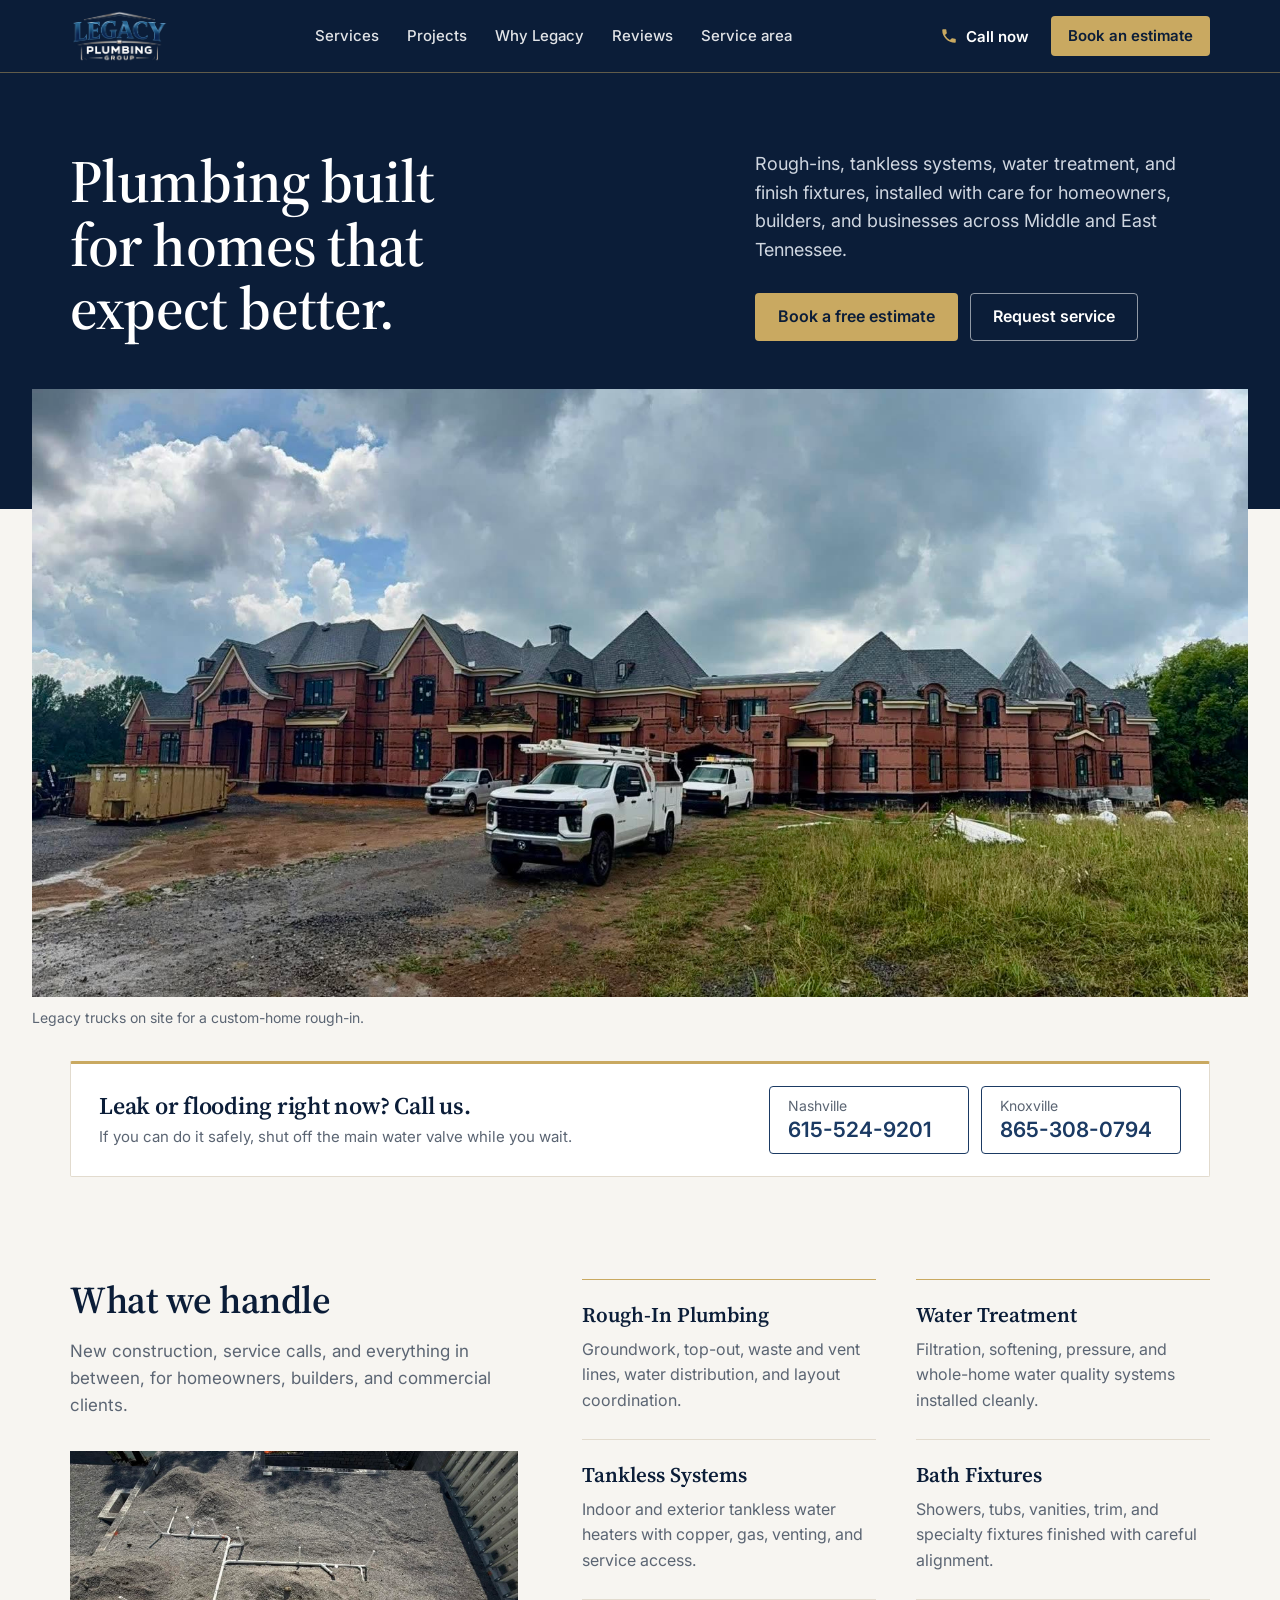
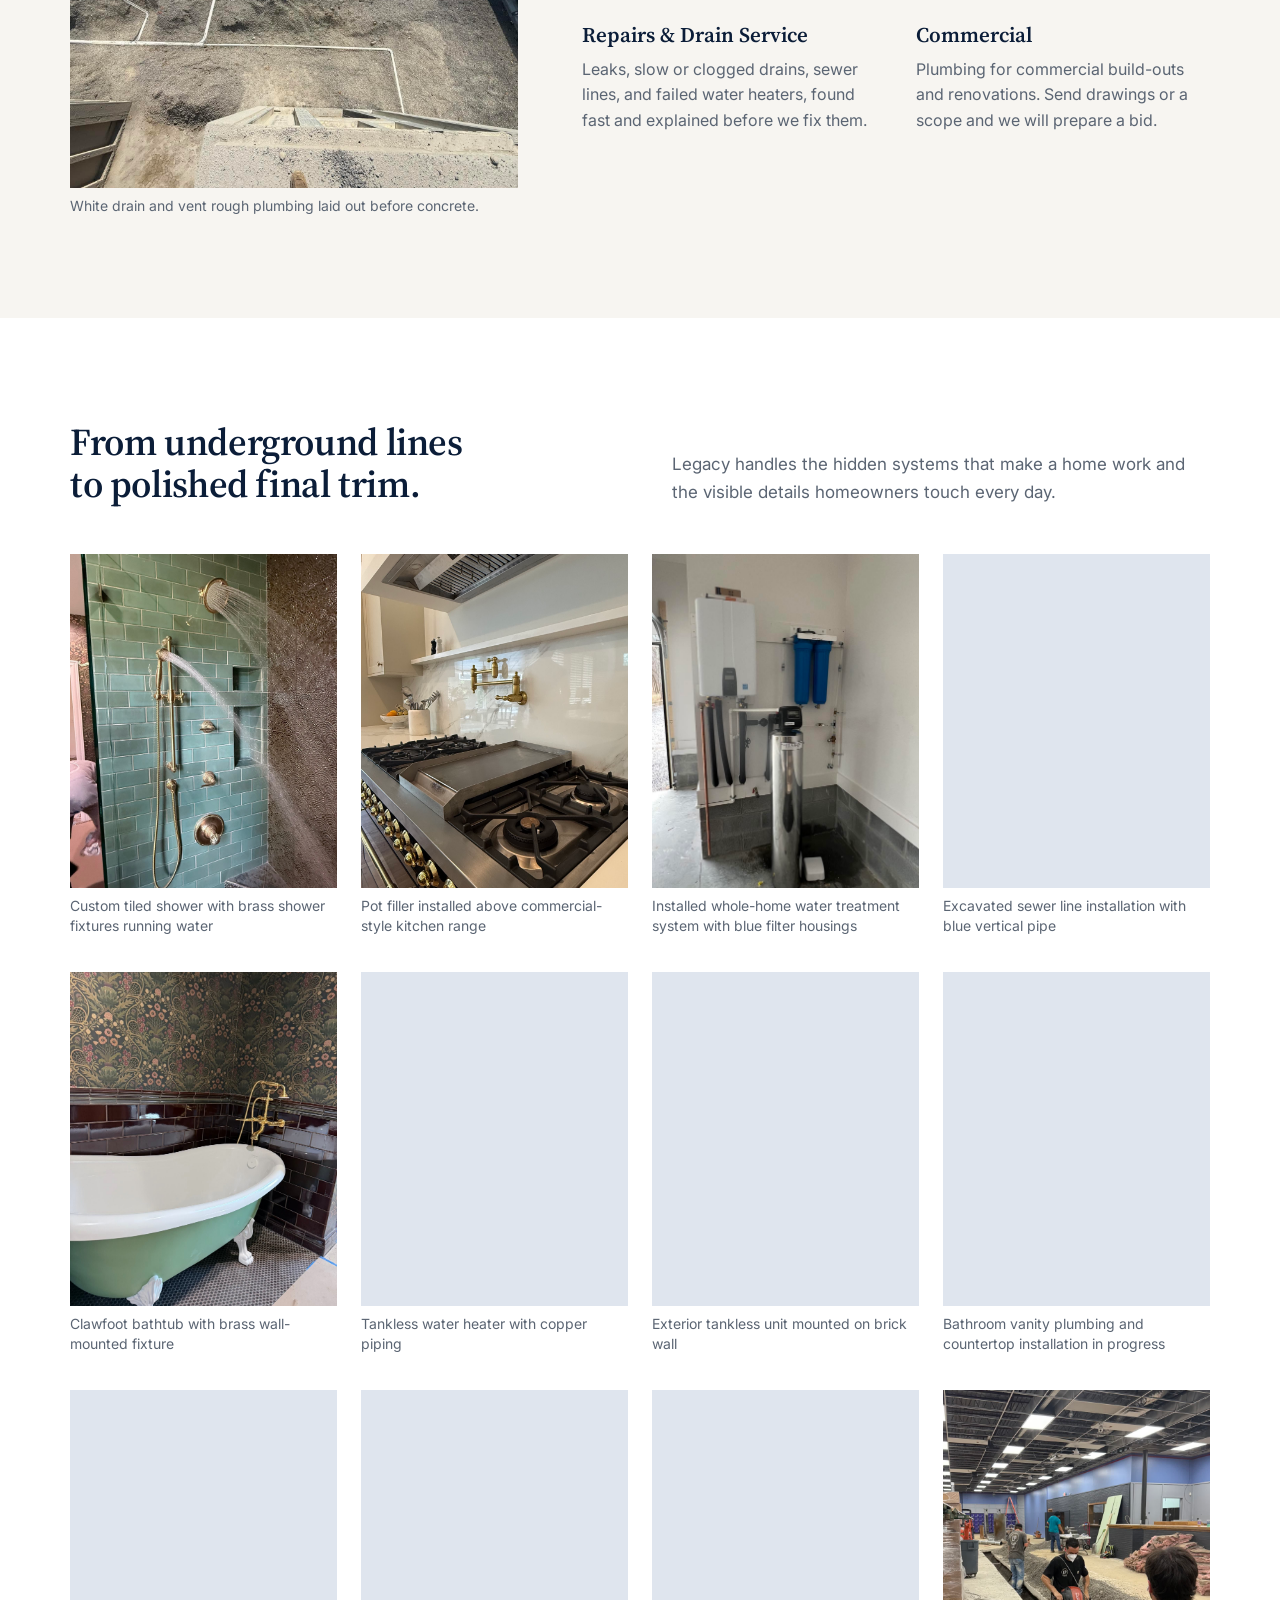
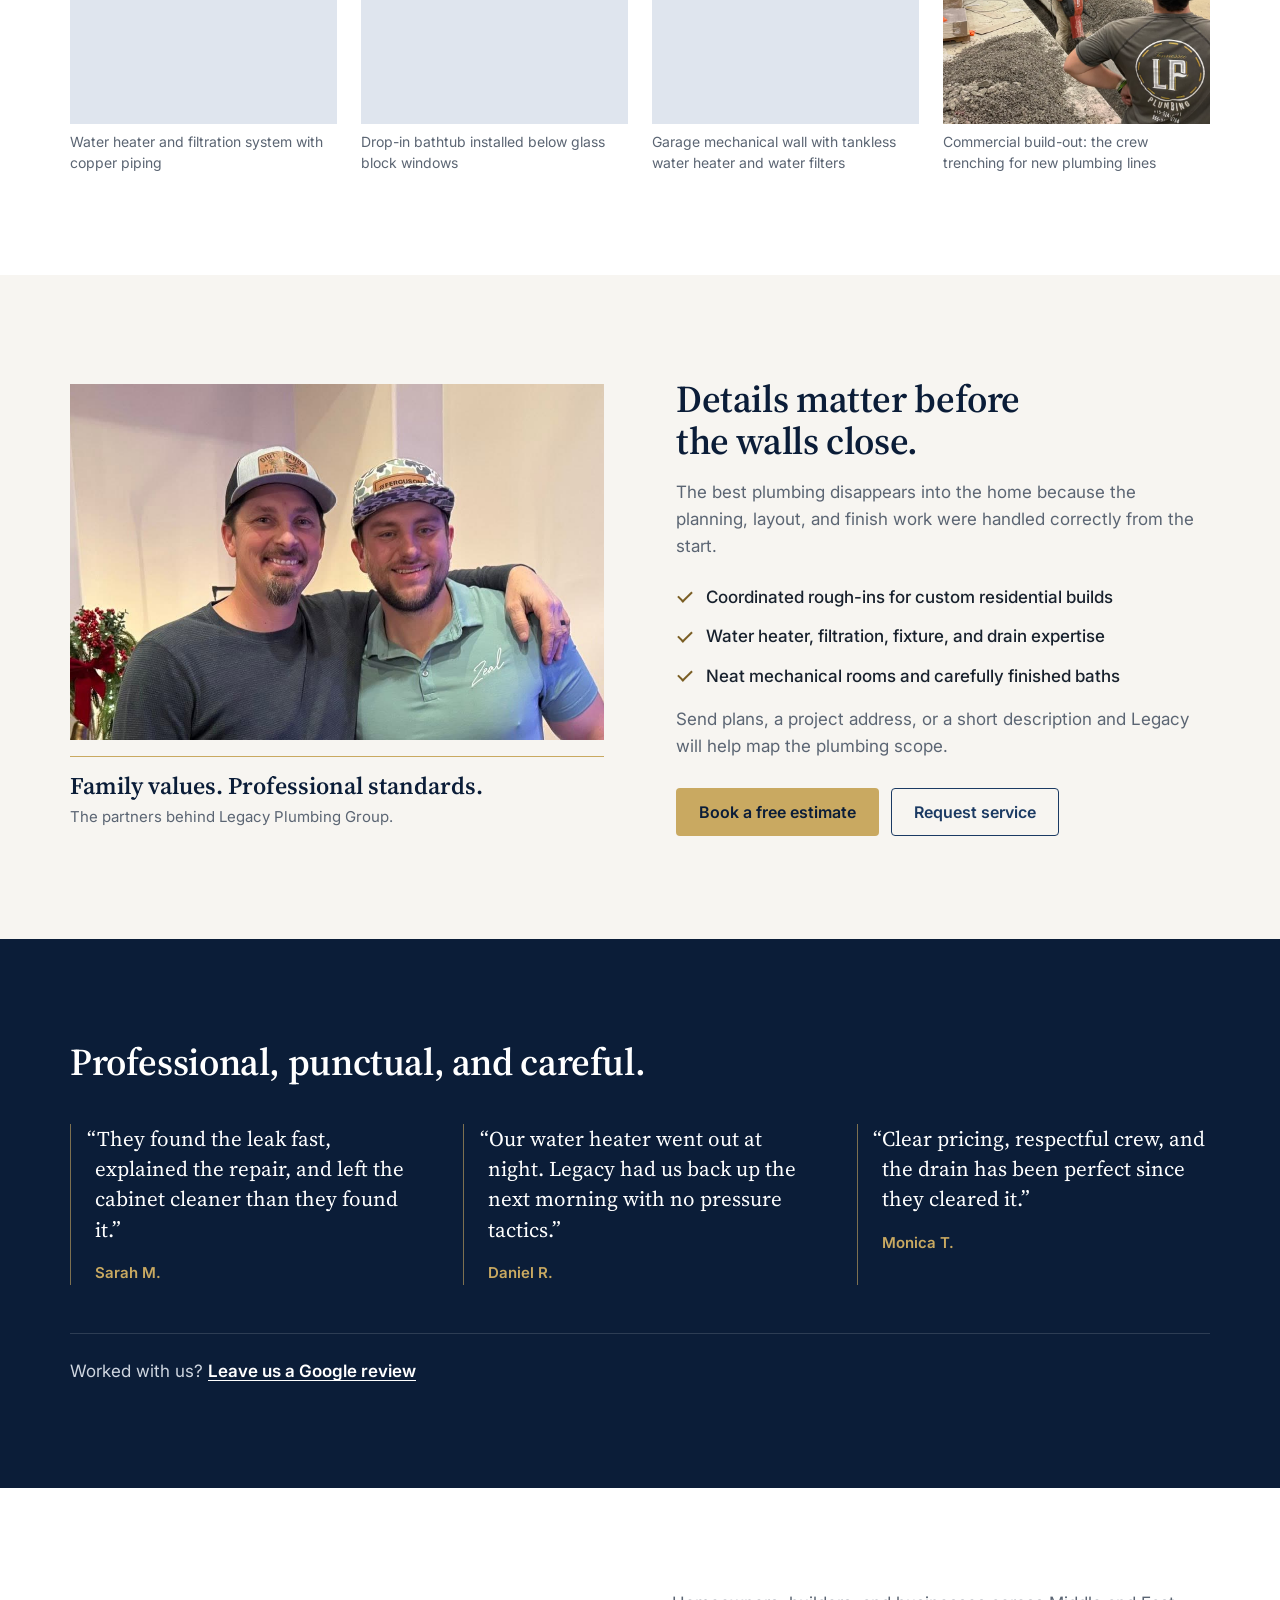
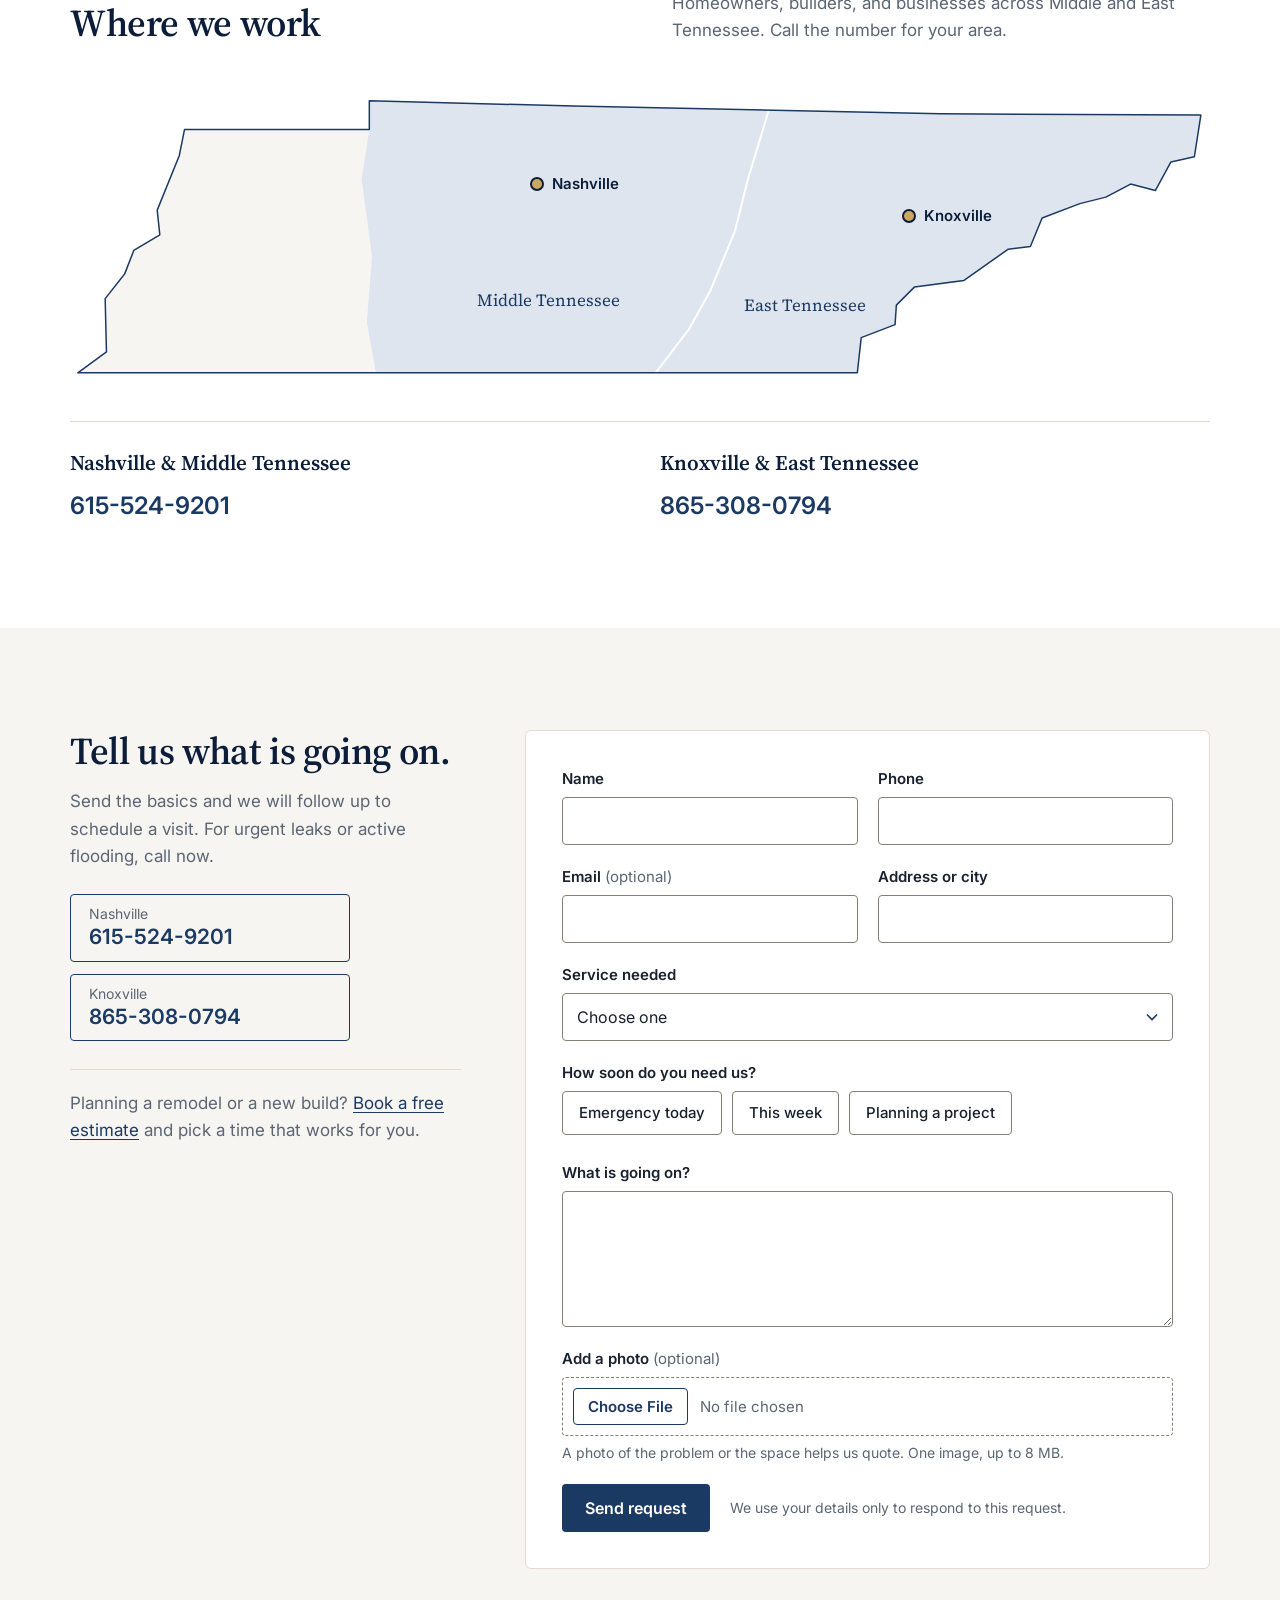
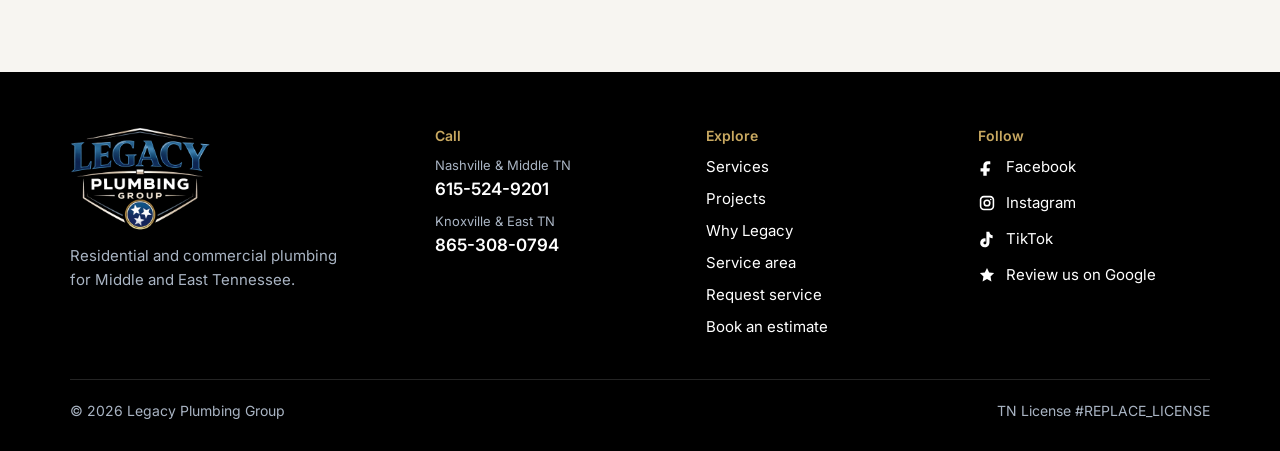
<file: index.html>
<!doctype html>
<html lang="en">
  <head>
    <meta charset="utf-8" />
    <meta name="viewport" content="width=device-width, initial-scale=1" />
    <title>Legacy Plumbing Group | Plumbers for Nashville &amp; Knoxville, TN</title>
    <meta
      name="description"
      content="Residential and commercial plumbing across Middle and East Tennessee: custom-home rough-ins, tankless water heaters, water treatment, bath fixtures, and repairs. Call 615-524-9201 or 865-308-0794."
    />
    <link rel="canonical" href="https://legacyplumbinggroup.netlify.app/" />
    <meta name="theme-color" content="#0b1d38" />
    <link rel="icon" type="image/png" sizes="64x64" href="favicon.png" />
    <link rel="apple-touch-icon" href="favicon.png" />

    <meta property="og:type" content="website" />
    <meta property="og:site_name" content="Legacy Plumbing Group" />
    <meta property="og:locale" content="en_US" />
    <meta property="og:title" content="Legacy Plumbing Group | Plumbers for Nashville &amp; Knoxville, TN" />
    <meta
      property="og:description"
      content="Custom-home rough-ins, tankless systems, water treatment, bath fixtures, and repairs across Middle and East Tennessee."
    />
    <meta property="og:url" content="https://legacyplumbinggroup.netlify.app/" />
    <meta property="og:image" content="https://legacyplumbinggroup.netlify.app/assets/custom-home-rough-in.jpg" />
    <meta property="og:image:width" content="1800" />
    <meta property="og:image:height" content="1114" />
    <meta property="og:image:alt" content="Legacy Plumbing Group work trucks in front of a brick custom home under construction" />
    <meta name="twitter:card" content="summary_large_image" />
    <meta name="twitter:title" content="Legacy Plumbing Group | Plumbers for Nashville &amp; Knoxville, TN" />
    <meta
      name="twitter:description"
      content="Custom-home rough-ins, tankless systems, water treatment, bath fixtures, and repairs across Middle and East Tennessee."
    />
    <meta name="twitter:image" content="https://legacyplumbinggroup.netlify.app/assets/custom-home-rough-in.jpg" />

    <link rel="preconnect" href="https://fonts.googleapis.com" />
    <link rel="preconnect" href="https://fonts.gstatic.com" crossorigin />
    <link
      href="https://fonts.googleapis.com/css2?family=Inter:wght@400;500;600&family=Source+Serif+4:opsz,wght@8..60,500..700&display=swap"
      rel="stylesheet"
    />
    <link rel="stylesheet" href="styles.css" />

    <script type="application/ld+json">
      {
        "@context": "https://schema.org",
        "@type": "Plumber",
        "name": "Legacy Plumbing Group",
        "description": "Residential and commercial plumbing in Middle and East Tennessee: custom-home rough-ins, tankless water heaters, water treatment, bath fixtures, repairs, and drain service.",
        "url": "https://legacyplumbinggroup.netlify.app/",
        "image": "https://legacyplumbinggroup.netlify.app/assets/custom-home-rough-in.jpg",
        "logo": "https://legacyplumbinggroup.netlify.app/assets/legacy-logo.jpg",
        "telephone": "+1-615-524-9201",
        "address": {
          "@type": "PostalAddress",
          "addressRegion": "TN",
          "addressCountry": "US"
        },
        "contactPoint": [
          {
            "@type": "ContactPoint",
            "name": "Nashville and Middle Tennessee",
            "telephone": "+1-615-524-9201",
            "contactType": "customer service",
            "areaServed": "Middle Tennessee",
            "availableLanguage": "English"
          },
          {
            "@type": "ContactPoint",
            "name": "Knoxville and East Tennessee",
            "telephone": "+1-865-308-0794",
            "contactType": "customer service",
            "areaServed": "East Tennessee",
            "availableLanguage": "English"
          }
        ],
        "areaServed": [
          {
            "@type": "City",
            "name": "Nashville",
            "containedInPlace": { "@type": "State", "name": "Tennessee" }
          },
          {
            "@type": "City",
            "name": "Knoxville",
            "containedInPlace": { "@type": "State", "name": "Tennessee" }
          }
        ],
        "openingHoursSpecification": [
          {
            "@type": "OpeningHoursSpecification",
            "dayOfWeek": ["Monday", "Tuesday", "Wednesday", "Thursday", "Friday", "Saturday", "Sunday"],
            "opens": "00:00",
            "closes": "23:59",
            "description": "Emergency plumbing calls answered 24/7 by phone. Estimates and planned work are scheduled by appointment."
          }
        ],
        "sameAs": [
          "https://www.facebook.com/LegacyPG26",
          "https://www.instagram.com/legacy.plumbing.group/",
          "https://www.tiktok.com/@legacy_plumbing_group"
        ]
      }
    </script>
  </head>
  <body id="top">
    <a class="skip-link" href="#main">Skip to content</a>

    <header class="site-header">
      <div class="header-inner">
        <a class="brand" href="/">
          <img src="assets/legacy-wordmark.png" width="841" height="458" alt="Legacy Plumbing Group, home" />
        </a>
        <nav class="site-nav" id="site-nav" aria-label="Main">
          <ul role="list">
            <li><a href="#services">Services</a></li>
            <li><a href="#projects">Projects</a></li>
            <li><a href="#about">Why Legacy</a></li>
            <li><a href="#reviews">Reviews</a></li>
            <li><a href="#area">Service area</a></li>
            <li class="nav-extra"><a href="#request">Request service</a></li>
          </ul>
        </nav>
        <div class="header-actions">
          <button type="button" class="call-trigger" popovertarget="call-sheet">
            <svg viewBox="0 0 24 24" aria-hidden="true"><path d="M6.6 10.8a15.1 15.1 0 0 0 6.6 6.6l2.2-2.2a1 1 0 0 1 1-.25c1.12.37 2.33.57 3.6.57a1 1 0 0 1 1 1V20a1 1 0 0 1-1 1A17 17 0 0 1 3 4a1 1 0 0 1 1-1h3.5a1 1 0 0 1 1 1c0 1.25.2 2.45.57 3.57a1 1 0 0 1-.25 1L6.6 10.8Z" /></svg>
            Call now
          </button>
          <a class="btn btn-gold btn-sm" href="book.html">Book an estimate</a>
          <button type="button" class="menu-toggle" aria-expanded="false" aria-controls="site-nav">
            <span class="menu-toggle-bars" aria-hidden="true"></span>
            Menu
          </button>
        </div>
      </div>
    </header>

    <div id="call-sheet" class="call-sheet" popover aria-labelledby="call-sheet-title">
      <div class="call-sheet-head">
        <div>
          <p class="call-sheet-title" id="call-sheet-title">Call Legacy Plumbing Group</p>
          <p class="call-sheet-note">Choose the number for your area. Emergency calls are answered 24/7.</p>
        </div>
        <button type="button" class="call-close" popovertarget="call-sheet" popovertargetaction="hide" aria-label="Close">&times;</button>
      </div>
      <a class="call-option" href="tel:+16155249201">
        <span class="call-region">Nashville &amp; Middle Tennessee</span>
        <span class="call-number tel">615-524-9201</span>
      </a>
      <a class="call-option" href="tel:+18653080794">
        <span class="call-region">Knoxville &amp; East Tennessee</span>
        <span class="call-number tel">865-308-0794</span>
      </a>
    </div>

    <main id="main">
      <section class="hero" aria-labelledby="hero-title">
        <div class="hero-band">
          <div class="wrap hero-grid">
            <h1 id="hero-title">Plumbing built for homes that expect better.</h1>
            <div class="hero-copy">
              <p>
                Rough-ins, tankless systems, water treatment, and finish fixtures, installed with care for homeowners,
                builders, and businesses across Middle and East Tennessee.
              </p>
              <div class="hero-actions">
                <a class="btn btn-gold" href="book.html">Book a free estimate</a>
                <a class="btn btn-ghost-light" href="#request">Request service</a>
              </div>
            </div>
          </div>
        </div>
        <figure class="hero-plate">
          <img
            src="assets/custom-home-rough-in.jpg"
            width="1800"
            height="1114"
            alt="Two white Legacy Plumbing Group work trucks parked in front of a large brick custom home under construction"
            fetchpriority="high"
          />
          <figcaption>Legacy trucks on site for a custom-home rough-in.</figcaption>
        </figure>
      </section>

      <section class="emergency" aria-labelledby="emergency-title">
        <div class="wrap">
          <div class="emergency-box">
            <div>
              <h2 id="emergency-title">Leak or flooding right now? Call us.</h2>
              <p class="emergency-note">If you can do it safely, shut off the main water valve while you wait.</p>
            </div>
            <div class="emergency-phones">
              <a class="phone-chip" href="tel:+16155249201">
                <span>Nashville</span>
                <strong>615-524-9201</strong>
              </a>
              <a class="phone-chip" href="tel:+18653080794">
                <span>Knoxville</span>
                <strong>865-308-0794</strong>
              </a>
            </div>
          </div>
        </div>
      </section>

      <section class="section" id="services" aria-labelledby="services-title">
        <div class="wrap services-grid">
          <div class="services-intro">
            <h2 id="services-title">What we handle</h2>
            <p>
              New construction, service calls, and everything in between, for homeowners, builders, and commercial
              clients.
            </p>
            <figure class="services-photo">
              <img
                src="assets/slab-rough-plumbing.jpg"
                width="1440"
                height="1080"
                loading="lazy"
                decoding="async"
                alt="White drain and vent rough plumbing laid out before concrete"
              />
              <figcaption>White drain and vent rough plumbing laid out before concrete.</figcaption>
            </figure>
          </div>
          <ul class="service-list" role="list">
            <li>
              <h3>Rough-In Plumbing</h3>
              <p>Groundwork, top-out, waste and vent lines, water distribution, and layout coordination.</p>
            </li>
            <li>
              <h3>Water Treatment</h3>
              <p>Filtration, softening, pressure, and whole-home water quality systems installed cleanly.</p>
            </li>
            <li>
              <h3>Tankless Systems</h3>
              <p>Indoor and exterior tankless water heaters with copper, gas, venting, and service access.</p>
            </li>
            <li>
              <h3>Bath Fixtures</h3>
              <p>Showers, tubs, vanities, trim, and specialty fixtures finished with careful alignment.</p>
            </li>
            <li>
              <h3>Repairs &amp; Drain Service</h3>
              <p>Leaks, slow or clogged drains, sewer lines, and failed water heaters, found fast and explained before we fix them.</p>
            </li>
            <li>
              <h3>Commercial</h3>
              <p>Plumbing for commercial build-outs and renovations. Send drawings or a scope and we will prepare a bid.</p>
            </li>
          </ul>
        </div>
      </section>

      <section class="section section-white" id="projects" aria-labelledby="projects-title">
        <div class="wrap">
          <div class="section-head split">
            <h2 id="projects-title">From underground lines to polished final trim.</h2>
            <p>
              Legacy handles the hidden systems that make a home work and the visible details homeowners touch every
              day.
            </p>
          </div>
          <ul class="gallery" role="list">
            <li>
              <figure>
                <img src="assets/custom-shower-fixtures.jpg" width="1536" height="2048" loading="lazy" decoding="async" alt="Custom tiled shower with brass shower fixtures running water" />
                <figcaption>Custom tiled shower with brass shower fixtures running water</figcaption>
              </figure>
            </li>
            <li>
              <figure>
                <img src="assets/new-project-12.jpg" width="1800" height="3200" loading="lazy" decoding="async" alt="Pot filler installed above commercial-style kitchen range" />
                <figcaption>Pot filler installed above commercial-style kitchen range</figcaption>
              </figure>
            </li>
            <li>
              <figure>
                <img src="assets/water-treatment-system.jpg" width="1080" height="1350" loading="lazy" decoding="async" alt="Installed whole-home water treatment system with blue filter housings" />
                <figcaption>Installed whole-home water treatment system with blue filter housings</figcaption>
              </figure>
            </li>
            <li>
              <figure>
                <img src="assets/sewer-line-install.jpg" width="943" height="2048" loading="lazy" decoding="async" alt="Excavated sewer line installation with blue vertical pipe" />
                <figcaption>Excavated sewer line installation with blue vertical pipe</figcaption>
              </figure>
            </li>
            <li>
              <figure>
                <img src="assets/clawfoot-tub-fixture.jpg" width="1536" height="2048" loading="lazy" decoding="async" alt="Clawfoot bathtub with brass wall-mounted fixture" />
                <figcaption>Clawfoot bathtub with brass wall-mounted fixture</figcaption>
              </figure>
            </li>
            <li>
              <figure>
                <img src="assets/tankless-water-heater-copper.jpg" width="664" height="830" loading="lazy" decoding="async" alt="Tankless water heater with copper piping" />
                <figcaption>Tankless water heater with copper piping</figcaption>
              </figure>
            </li>
            <li>
              <figure>
                <img src="assets/exterior-tankless-install.jpg" width="1080" height="1350" loading="lazy" decoding="async" alt="Exterior tankless unit mounted on brick wall" />
                <figcaption>Exterior tankless unit mounted on brick wall</figcaption>
              </figure>
            </li>
            <li>
              <figure>
                <img src="assets/vanity-plumbing-finish.jpg" width="1152" height="2048" loading="lazy" decoding="async" alt="Bathroom vanity plumbing and countertop installation in progress" />
                <figcaption>Bathroom vanity plumbing and countertop installation in progress</figcaption>
              </figure>
            </li>
            <li>
              <figure>
                <img src="assets/new-project-15.jpg" width="1800" height="3200" loading="lazy" decoding="async" alt="Water heater and filtration system with copper piping" />
                <figcaption>Water heater and filtration system with copper piping</figcaption>
              </figure>
            </li>
            <li>
              <figure>
                <img src="assets/drop-in-tub-install.jpg" width="1152" height="2048" loading="lazy" decoding="async" alt="Drop-in bathtub installed below glass block windows" />
                <figcaption>Drop-in bathtub installed below glass block windows</figcaption>
              </figure>
            </li>
            <li>
              <figure>
                <img src="assets/garage-mechanical-wall.jpg" width="1080" height="1350" loading="lazy" decoding="async" alt="Garage mechanical wall with tankless water heater and water filters" />
                <figcaption>Garage mechanical wall with tankless water heater and water filters</figcaption>
              </figure>
            </li>
            <li>
              <figure>
                <img src="assets/new-project-16.jpg" width="1600" height="2844" loading="lazy" decoding="async" alt="Legacy crew cutting a trench for new plumbing inside a commercial build-out" />
                <figcaption>Commercial build-out: the crew trenching for new plumbing lines</figcaption>
              </figure>
            </li>
          </ul>
        </div>
      </section>

      <section class="section" id="about" aria-labelledby="about-title">
        <div class="wrap about-grid">
          <figure class="team">
            <img
              src="assets/legacy-team-cropped.jpg"
              width="1145"
              height="700"
              loading="lazy"
              decoding="async"
              alt="The two partners of Legacy Plumbing Group smiling together"
            />
            <figcaption>
              <span class="team-motto">Family values. Professional standards.</span>
              <span class="team-names">The partners behind Legacy Plumbing Group.</span>
            </figcaption>
          </figure>
          <div class="about-copy">
            <h2 id="about-title">Details matter before the walls close.</h2>
            <p>
              The best plumbing disappears into the home because the planning, layout, and finish work were handled
              correctly from the start.
            </p>
            <ul class="check-list" role="list">
              <li>Coordinated rough-ins for custom residential builds</li>
              <li>Water heater, filtration, fixture, and drain expertise</li>
              <li>Neat mechanical rooms and carefully finished baths</li>
            </ul>
            <p>
              Send plans, a project address, or a short description and Legacy will help map the plumbing scope.
            </p>
            <div class="about-cta">
              <a class="btn btn-gold" href="book.html">Book a free estimate</a>
              <a class="btn btn-ghost" href="#request">Request service</a>
            </div>
          </div>
        </div>
      </section>

      <section class="section section-navy" id="reviews" aria-labelledby="reviews-title">
        <div class="wrap">
          <div class="section-head">
            <h2 id="reviews-title">Professional, punctual, and careful.</h2>
          </div>
          <ul class="reviews" role="list">
            <li>
              <figure>
                <blockquote>
                  <p>&ldquo;They found the leak fast, explained the repair, and left the cabinet cleaner than they found it.&rdquo;</p>
                </blockquote>
                <figcaption>Sarah M.</figcaption>
              </figure>
            </li>
            <li>
              <figure>
                <blockquote>
                  <p>&ldquo;Our water heater went out at night. Legacy had us back up the next morning with no pressure tactics.&rdquo;</p>
                </blockquote>
                <figcaption>Daniel R.</figcaption>
              </figure>
            </li>
            <li>
              <figure>
                <blockquote>
                  <p>&ldquo;Clear pricing, respectful crew, and the drain has been perfect since they cleared it.&rdquo;</p>
                </blockquote>
                <figcaption>Monica T.</figcaption>
              </figure>
            </li>
          </ul>
          <p class="review-cta">
            Worked with us?
            <a href="REPLACE_GOOGLE_REVIEW_URL" target="_blank" rel="noopener">Leave us a Google review</a>
          </p>
        </div>
      </section>

      <section class="section section-white" id="area" aria-labelledby="area-title">
        <div class="wrap">
          <div class="section-head split">
            <h2 id="area-title">Where we work</h2>
            <p>
              Homeowners, builders, and businesses across Middle and East Tennessee. Call the number for your area.
            </p>
          </div>
          <div class="tn-map">
            <svg viewBox="-6 -6 876 222" role="img" aria-labelledby="tn-map-title">
              <title id="tn-map-title">
                Map of Tennessee with our two service regions shaded: Middle Tennessee around Nashville and East
                Tennessee around Knoxville
              </title>
              <path class="tn-west" d="M224 22 L82 22 L78 42 L61 84 L63 103 L43 115 L36 133 L21 152 L22 193 L0 209 L229 209 L222 170 L226 120 L218 60 Z" />
              <path class="tn-served" d="M224 0 L381 4 L531 7 L515 60 L505 100 L486 146 L470 175 L444 209 L229 209 L222 170 L226 120 L218 60 L224 22 Z" />
              <path class="tn-served" d="M531 7 L663 10 L863 11 L858 43 L840 47 L828 69 L809 64 L790 74 L770 79 L741 90 L732 112 L715 114 L681 138 L643 143 L629 157 L628 172 L602 182 L599 209 L444 209 L470 175 L486 146 L505 100 L515 60 Z" />
              <path class="tn-divide" d="M531 7 L515 60 L505 100 L486 146 L470 175 L444 209" />
              <path class="tn-outline" d="M863 11 L663 10 L381 4 L224 0 L224 22 L82 22 L78 42 L61 84 L63 103 L43 115 L36 133 L21 152 L22 193 L0 209 L599 209 L602 182 L628 172 L629 157 L643 143 L681 138 L715 114 L732 112 L741 90 L770 79 L790 74 L809 64 L828 69 L840 47 L858 43 Z" />
            </svg>
            <span class="tn-region" style="left: 42%; top: 72%" aria-hidden="true">Middle Tennessee</span>
            <span class="tn-region" style="left: 64.5%; top: 74%" aria-hidden="true">East Tennessee</span>
            <span class="tn-pin" style="left: 41%; top: 31.5%" aria-hidden="true">Nashville</span>
            <span class="tn-pin tn-pin--flip" style="left: 73.6%; top: 42.8%" aria-hidden="true">Knoxville</span>
          </div>
          <div class="regions">
            <div class="region">
              <h3>Nashville &amp; Middle Tennessee</h3>
              <a class="phone-big" href="tel:+16155249201">615-524-9201</a>
            </div>
            <div class="region">
              <h3>Knoxville &amp; East Tennessee</h3>
              <a class="phone-big" href="tel:+18653080794">865-308-0794</a>
            </div>
          </div>
        </div>
      </section>

      <section class="section" id="request" aria-labelledby="request-title">
        <div class="wrap request-grid">
          <div class="request-intro">
            <h2 id="request-title">Tell us what is going on.</h2>
            <p>
              Send the basics and we will follow up to schedule a visit. For urgent leaks or active flooding, call now.
            </p>
            <ul class="phone-list" role="list">
              <li>
                <a class="phone-chip" href="tel:+16155249201"><span>Nashville</span><strong>615-524-9201</strong></a>
              </li>
              <li>
                <a class="phone-chip" href="tel:+18653080794"><span>Knoxville</span><strong>865-308-0794</strong></a>
              </li>
            </ul>
            <p class="book-note">
              Planning a remodel or a new build? <a href="book.html">Book a free estimate</a> and pick a time that works
              for you.
            </p>
          </div>

          <div class="form-card">
            <form
              name="service-request"
              method="POST"
              action="/thank-you"
              data-netlify="true"
              netlify-honeypot="bot-field"
              enctype="multipart/form-data"
            >
              <input type="hidden" name="form-name" value="service-request" />
              <p class="hidden-field" aria-hidden="true">
                <label>Leave this field empty <input name="bot-field" tabindex="-1" autocomplete="off" /></label>
              </p>

              <div class="form-grid">
                <div class="field">
                  <label for="f-name">Name</label>
                  <input id="f-name" type="text" name="name" autocomplete="name" required />
                </div>
                <div class="field">
                  <label for="f-phone">Phone</label>
                  <input id="f-phone" type="tel" name="phone" autocomplete="tel" inputmode="tel" required />
                </div>
                <div class="field">
                  <label for="f-email">Email <span class="optional">(optional)</span></label>
                  <input id="f-email" type="email" name="email" autocomplete="email" />
                </div>
                <div class="field">
                  <label for="f-address">Address or city</label>
                  <input id="f-address" type="text" name="address" autocomplete="street-address" />
                </div>
                <div class="field field-full">
                  <label for="f-service">Service needed</label>
                  <select id="f-service" name="service">
                    <option value="">Choose one</option>
                    <option>Emergency repair</option>
                    <option>Drain / leak repair</option>
                    <option>Water heater (tankless)</option>
                    <option>Water treatment</option>
                    <option>Bathroom fixtures</option>
                    <option>New construction rough-in</option>
                    <option>Commercial bid</option>
                    <option>Other</option>
                  </select>
                </div>
                <fieldset class="field field-full">
                  <legend>How soon do you need us?</legend>
                  <div class="choice-row">
                    <label class="choice">
                      <input type="radio" name="urgency" value="Emergency today" />
                      <span>Emergency today</span>
                    </label>
                    <label class="choice">
                      <input type="radio" name="urgency" value="This week" />
                      <span>This week</span>
                    </label>
                    <label class="choice">
                      <input type="radio" name="urgency" value="Planning a project" />
                      <span>Planning a project</span>
                    </label>
                  </div>
                </fieldset>
                <div class="field field-full">
                  <label for="f-message">What is going on?</label>
                  <textarea id="f-message" name="message" rows="5"></textarea>
                </div>
                <div class="field field-full">
                  <label for="f-photo">Add a photo <span class="optional">(optional)</span></label>
                  <input id="f-photo" type="file" name="photo" accept="image/*" aria-describedby="f-photo-hint" />
                  <p class="field-hint" id="f-photo-hint">A photo of the problem or the space helps us quote. One image, up to 8 MB.</p>
                </div>
                <div class="form-submit field-full">
                  <button class="btn btn-navy" type="submit">Send request</button>
                  <p>We use your details only to respond to this request.</p>
                </div>
              </div>
            </form>
          </div>
        </div>
      </section>
    </main>

    <footer class="site-footer">
      <div class="wrap footer-grid">
        <div class="footer-brand">
          <img class="footer-logo" src="assets/legacy-logo.jpg" width="1024" height="1024" loading="lazy" decoding="async" alt="Legacy Plumbing Group" />
          <p>Residential and commercial plumbing for Middle and East Tennessee.</p>
        </div>
        <div class="footer-call">
          <h2 class="footer-h">Call</h2>
          <ul class="footer-list" role="list">
            <li><span class="region-label">Nashville &amp; Middle TN</span><a class="tel" href="tel:+16155249201">615-524-9201</a></li>
            <li><span class="region-label">Knoxville &amp; East TN</span><a class="tel" href="tel:+18653080794">865-308-0794</a></li>
          </ul>
        </div>
        <nav aria-label="Footer">
          <h2 class="footer-h">Explore</h2>
          <ul class="footer-list" role="list">
            <li><a href="#services">Services</a></li>
            <li><a href="#projects">Projects</a></li>
            <li><a href="#about">Why Legacy</a></li>
            <li><a href="#area">Service area</a></li>
            <li><a href="#request">Request service</a></li>
            <li><a href="book.html">Book an estimate</a></li>
          </ul>
        </nav>
        <div>
          <h2 class="footer-h">Follow</h2>
          <ul class="footer-list" role="list">
            <li>
              <a class="social-link" href="https://www.facebook.com/LegacyPG26" target="_blank" rel="noopener">
                <svg viewBox="0 0 24 24" aria-hidden="true"><path d="M14 8.4h2.4V4.6c-.5-.1-1.9-.2-3.5-.2-3.5 0-5.8 2.1-5.8 6v3.3H3.4V18h3.7v5.6h4.5V18h3.6l.6-4.3h-4.2v-2.9c0-1.2.3-2.4 2.4-2.4Z" /></svg>
                Facebook
              </a>
            </li>
            <li>
              <a class="social-link" href="https://www.instagram.com/legacy.plumbing.group/" target="_blank" rel="noopener">
                <svg viewBox="0 0 24 24" aria-hidden="true"><path d="M7.8 2.4h8.4c3 0 5.4 2.4 5.4 5.4v8.4c0 3-2.4 5.4-5.4 5.4H7.8c-3 0-5.4-2.4-5.4-5.4V7.8c0-3 2.4-5.4 5.4-5.4Zm8.4 17.1c1.8 0 3.3-1.5 3.3-3.3V7.8c0-1.8-1.5-3.3-3.3-3.3H7.8c-1.8 0-3.3 1.5-3.3 3.3v8.4c0 1.8 1.5 3.3 3.3 3.3h8.4ZM12 7.2a4.8 4.8 0 1 1 0 9.6 4.8 4.8 0 0 1 0-9.6Zm0 7.5a2.7 2.7 0 1 0 0-5.4 2.7 2.7 0 0 0 0 5.4Zm5-8.5a1.1 1.1 0 1 1 0 2.2 1.1 1.1 0 0 1 0-2.2Z" /></svg>
                Instagram
              </a>
            </li>
            <li>
              <a class="social-link" href="https://www.tiktok.com/@legacy_plumbing_group" target="_blank" rel="noopener">
                <svg viewBox="0 0 24 24" aria-hidden="true"><path d="M15.2 2.5c.3 2.5 1.8 4.2 4.3 4.4v4.1c-1.5 0-2.9-.4-4.2-1.2v6.5c0 4.1-2.5 6.8-6.3 6.8-3.5 0-6.1-2.5-6.1-5.8 0-3.8 3-6.5 7.2-6.1v4.2c-1.6-.3-2.8.4-2.8 1.8 0 1.1.8 1.8 1.9 1.8 1.3 0 2-.8 2-2.5v-14h4Z" /></svg>
                TikTok
              </a>
            </li>
            <li>
              <a class="social-link" href="REPLACE_GOOGLE_REVIEW_URL" target="_blank" rel="noopener">
                <svg viewBox="0 0 24 24" aria-hidden="true"><path d="M12 2.5l2.9 6 6.6.9-4.8 4.6 1.2 6.5L12 17.4l-5.9 3.1 1.2-6.5L2.5 9.4l6.6-.9z" /></svg>
                Review us on Google
              </a>
            </li>
          </ul>
        </div>
      </div>
      <div class="wrap">
        <div class="footer-base">
          <p>&copy; 2026 Legacy Plumbing Group</p>
          <p>TN License #REPLACE_LICENSE</p>
        </div>
      </div>
    </footer>

    <div class="mobile-bar">
      <button type="button" class="btn btn-call" popovertarget="call-sheet">
        <svg viewBox="0 0 24 24" aria-hidden="true"><path d="M6.6 10.8a15.1 15.1 0 0 0 6.6 6.6l2.2-2.2a1 1 0 0 1 1-.25c1.12.37 2.33.57 3.6.57a1 1 0 0 1 1 1V20a1 1 0 0 1-1 1A17 17 0 0 1 3 4a1 1 0 0 1 1-1h3.5a1 1 0 0 1 1 1c0 1.25.2 2.45.57 3.57a1 1 0 0 1-.25 1L6.6 10.8Z" /></svg>
        Call
      </button>
      <a class="btn btn-ghost-light" href="#request">Request service</a>
    </div>

    <script>
      (function () {
        var header = document.querySelector(".site-header");
        var toggle = document.querySelector(".menu-toggle");
        if (!header || !toggle) return;
        function setOpen(open) {
          header.classList.toggle("nav-open", open);
          toggle.setAttribute("aria-expanded", String(open));
        }
        toggle.addEventListener("click", function () {
          setOpen(!header.classList.contains("nav-open"));
        });
        header.querySelectorAll(".site-nav a").forEach(function (link) {
          link.addEventListener("click", function () {
            setOpen(false);
          });
        });
        document.addEventListener("keydown", function (event) {
          if (event.key === "Escape" && header.classList.contains("nav-open")) {
            setOpen(false);
            toggle.focus();
          }
        });
      })();
    </script>
  </body>
</html>
</file>
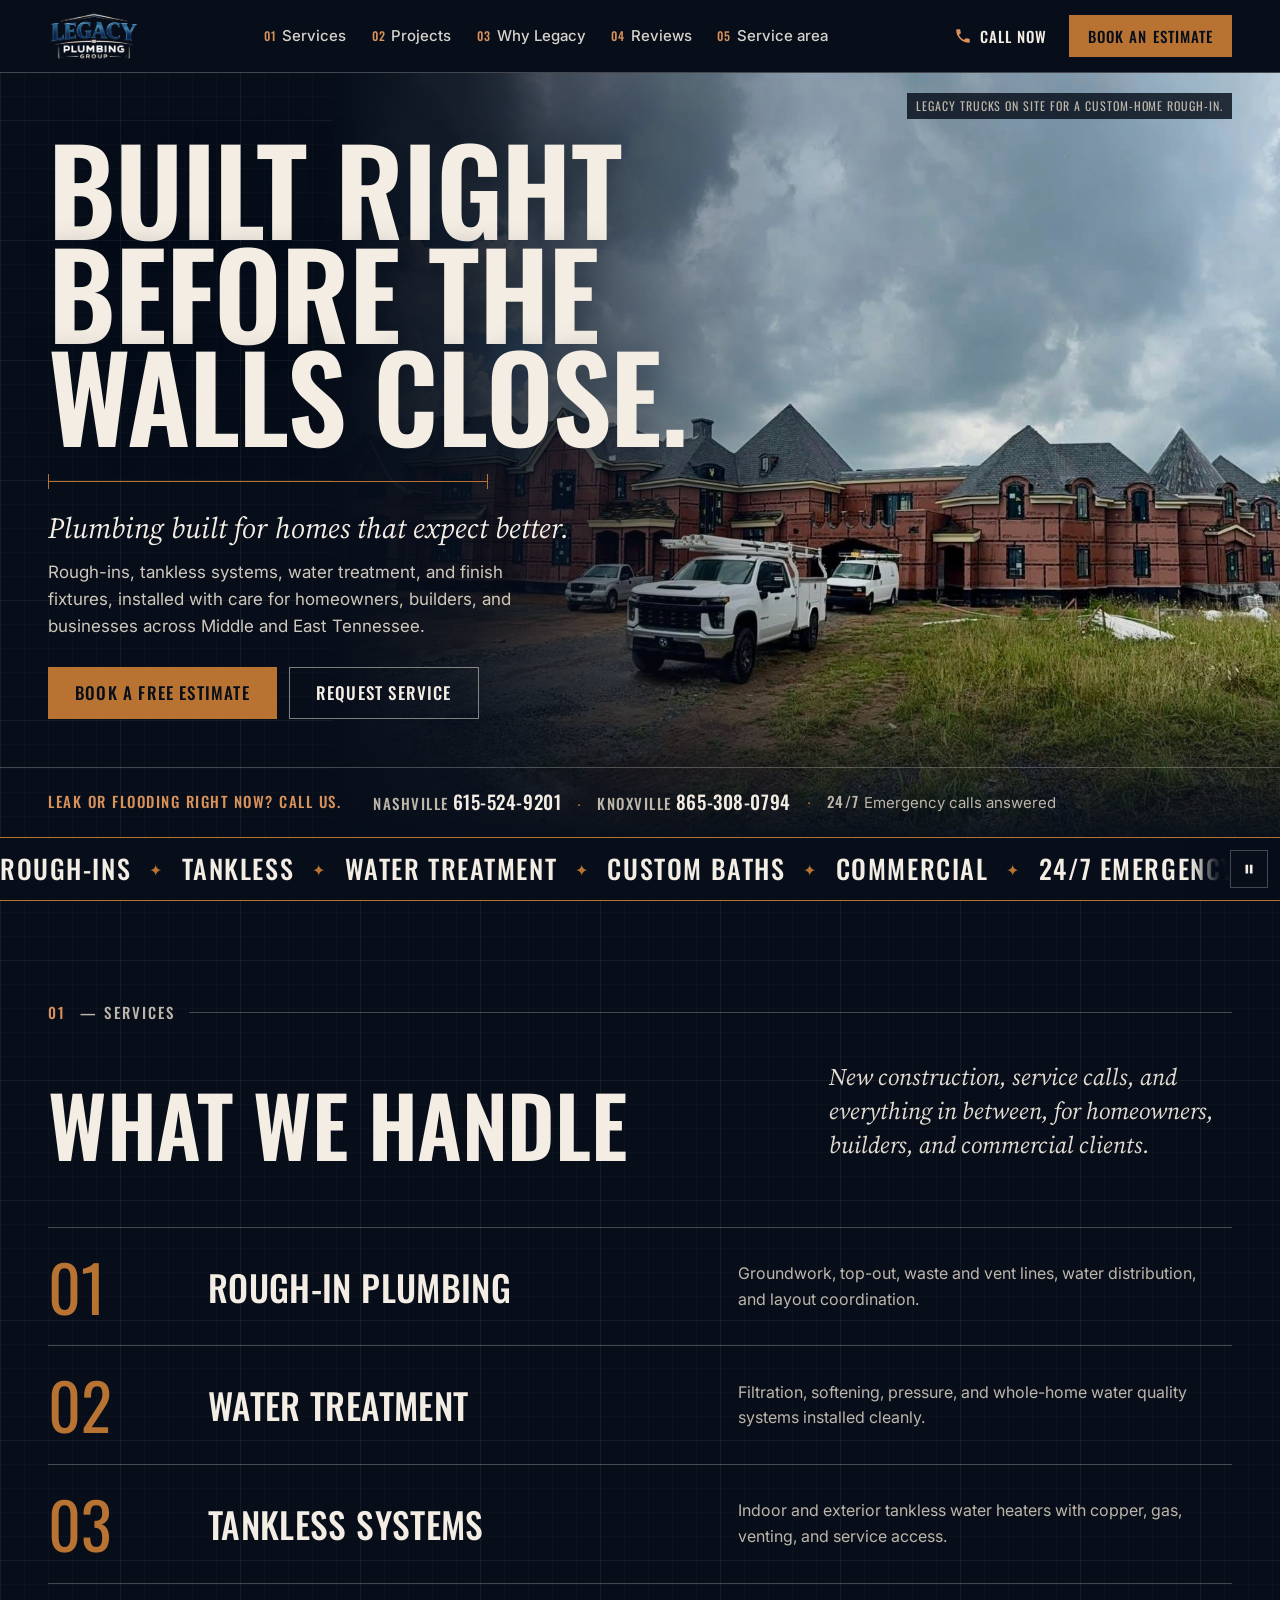
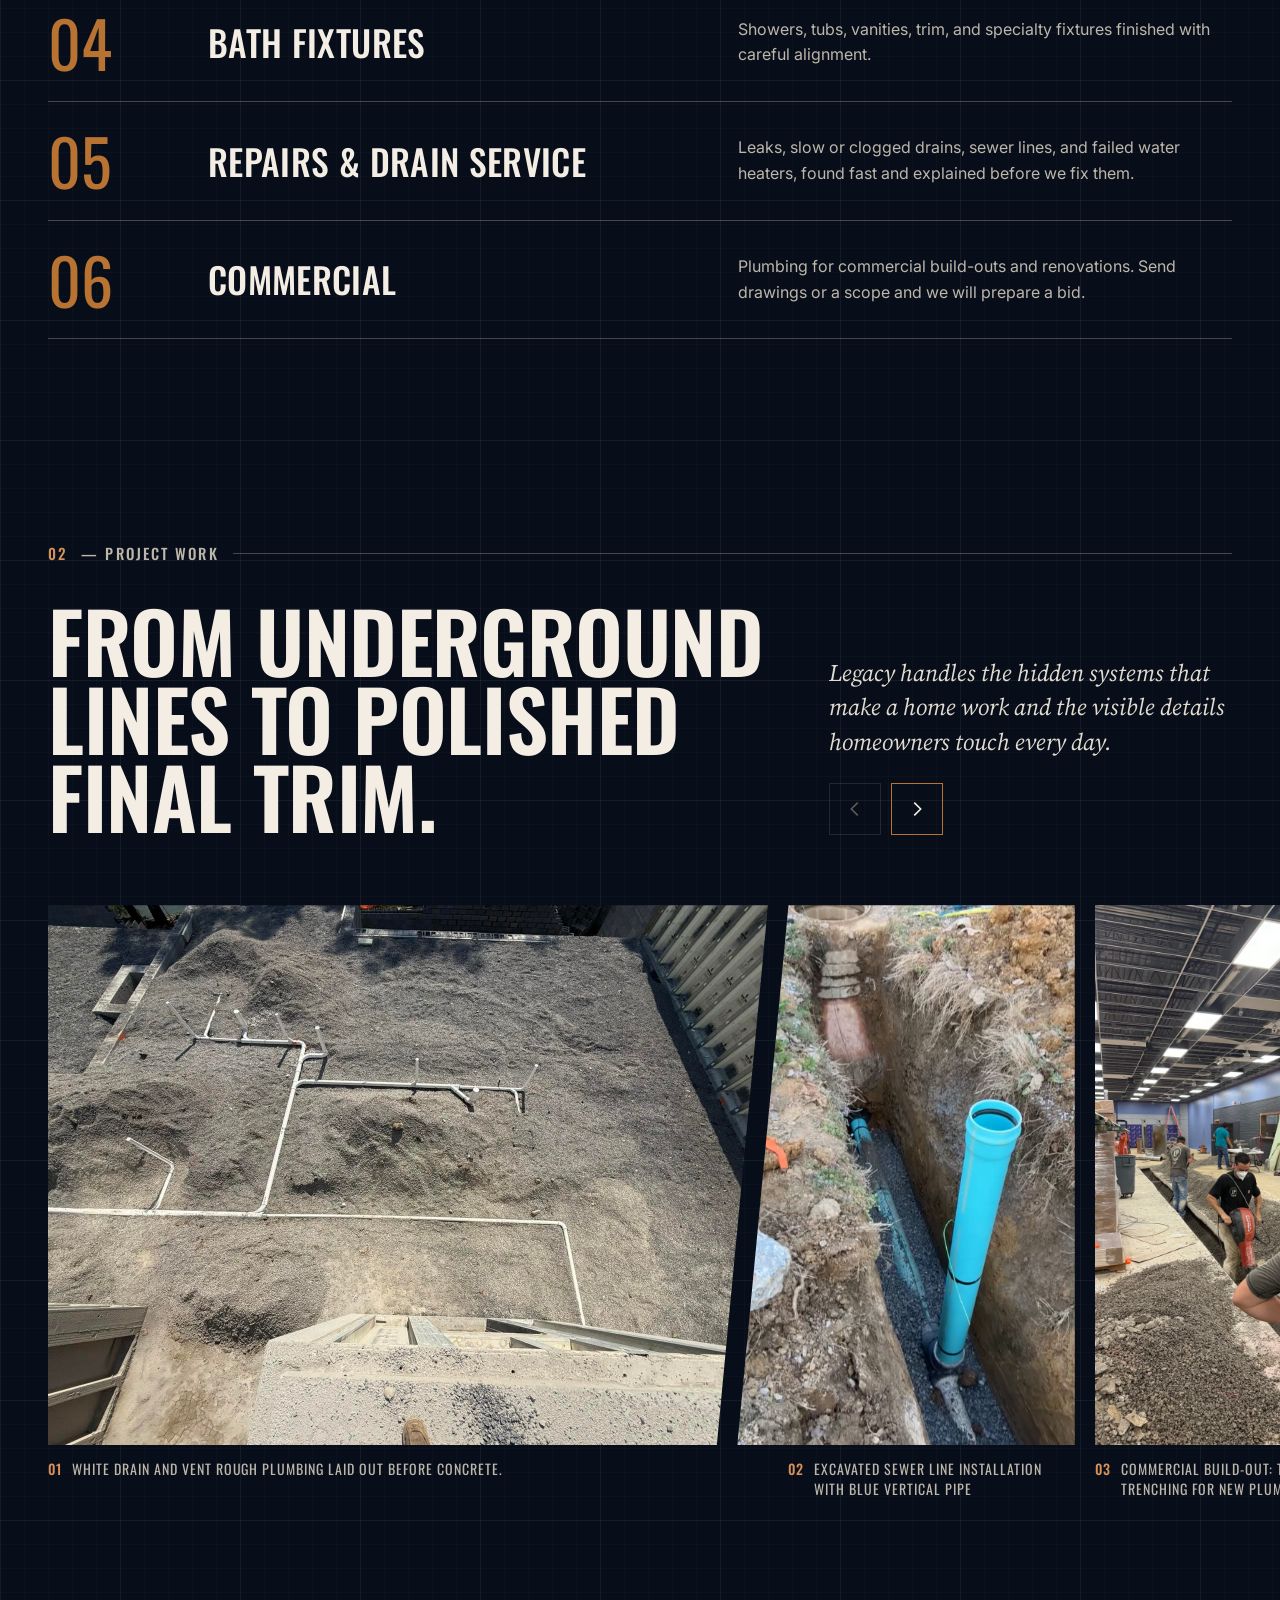
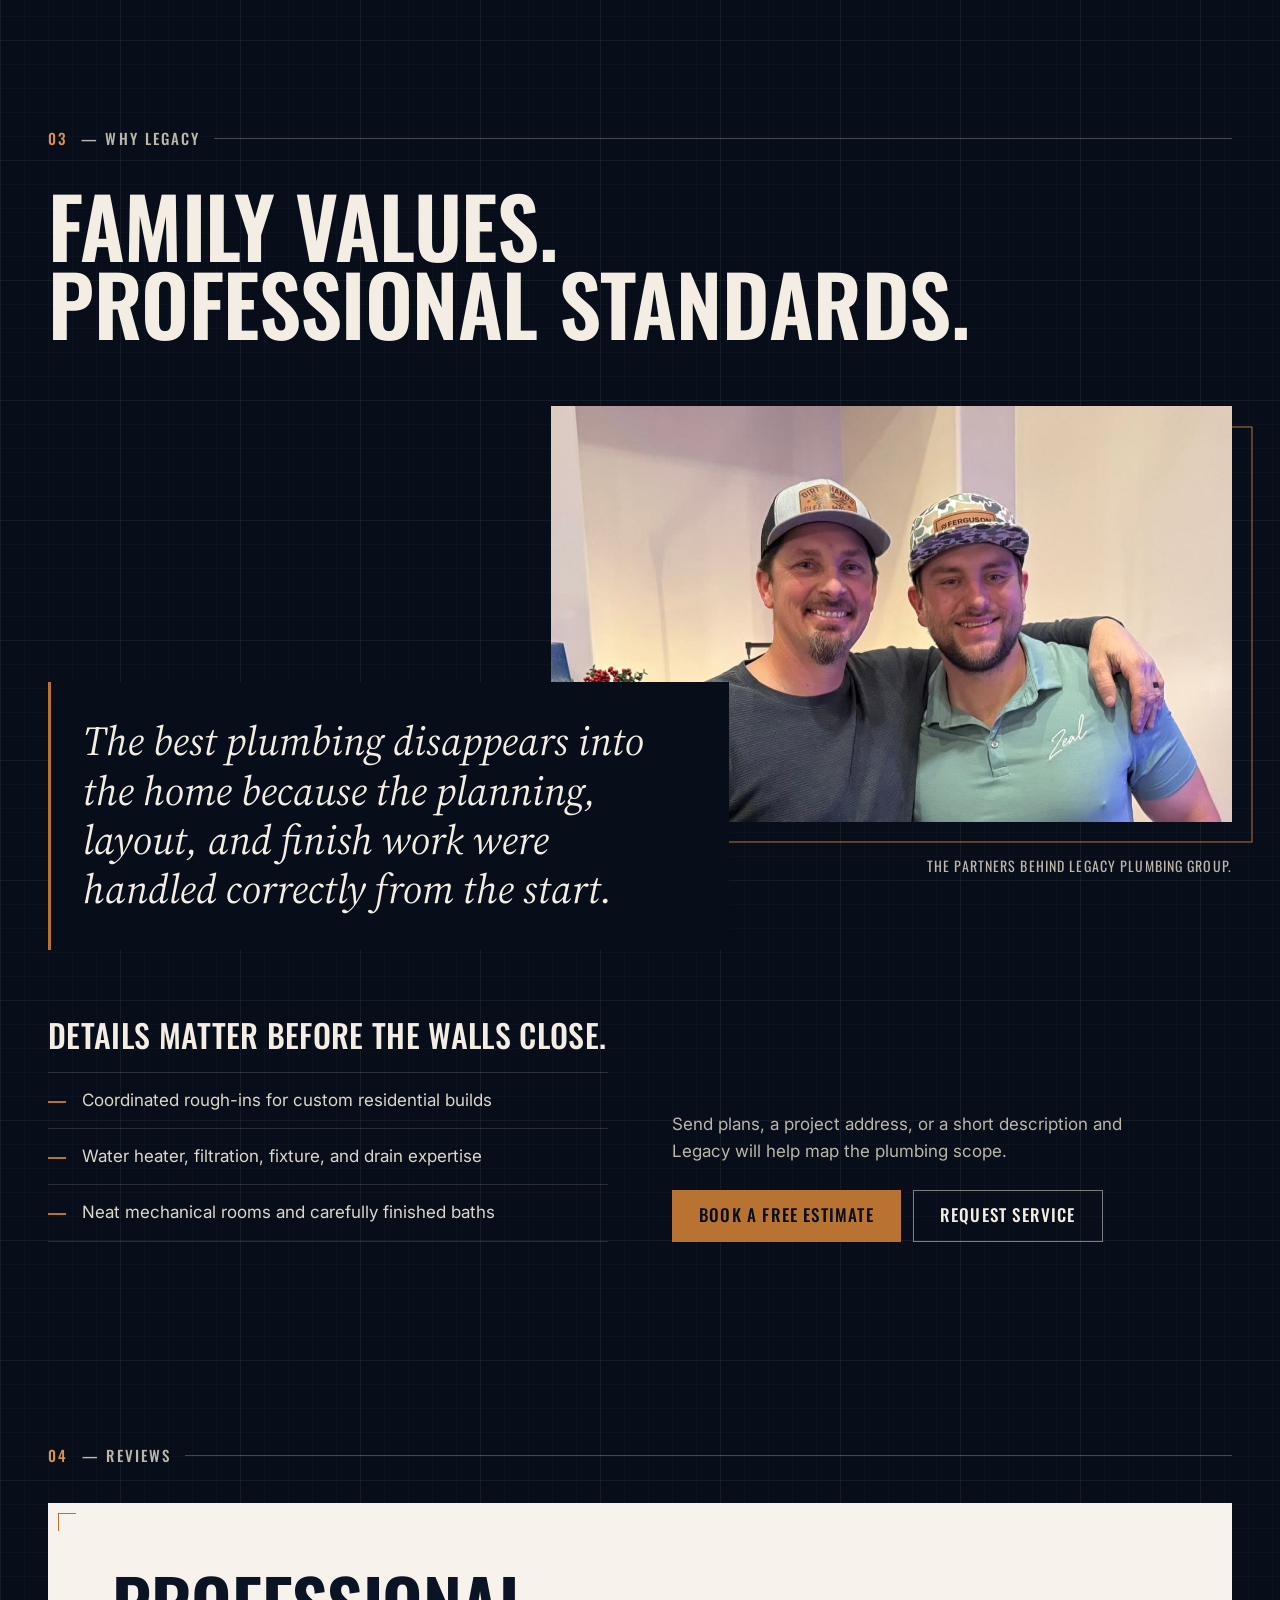
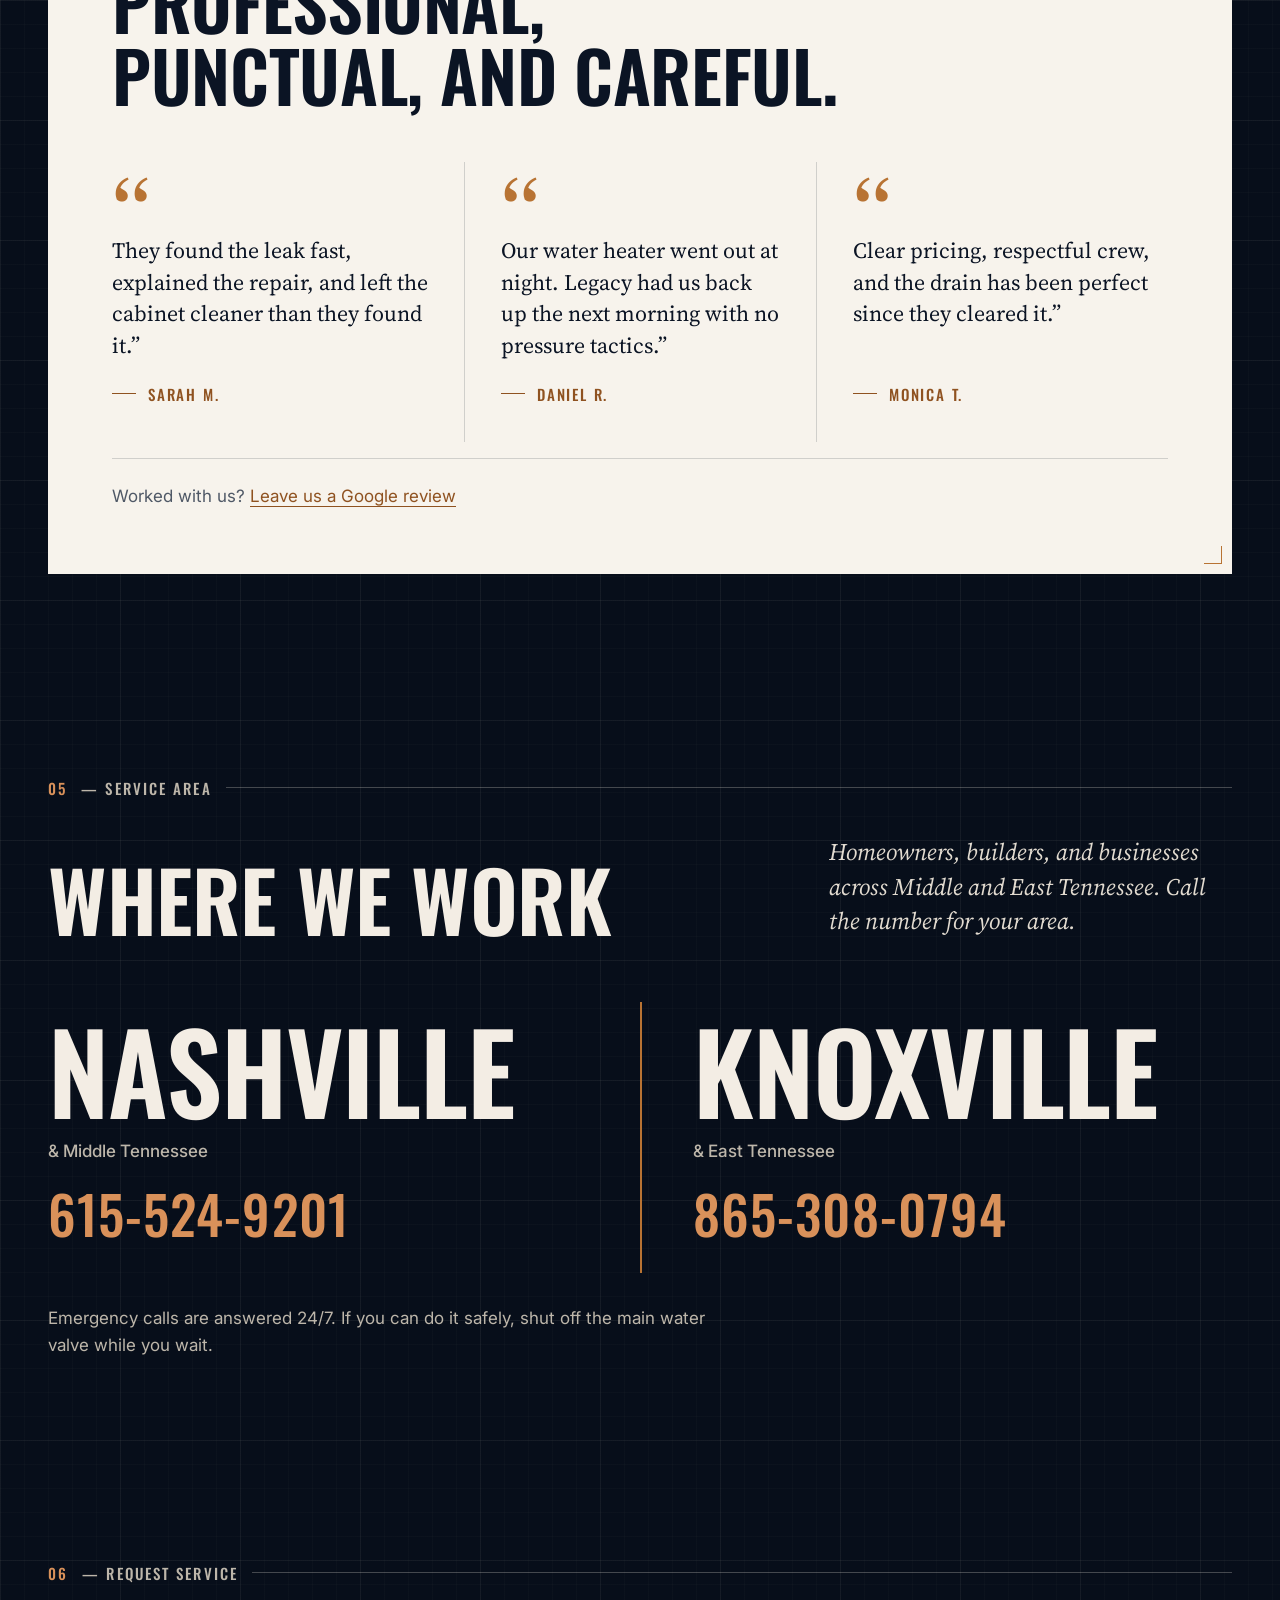
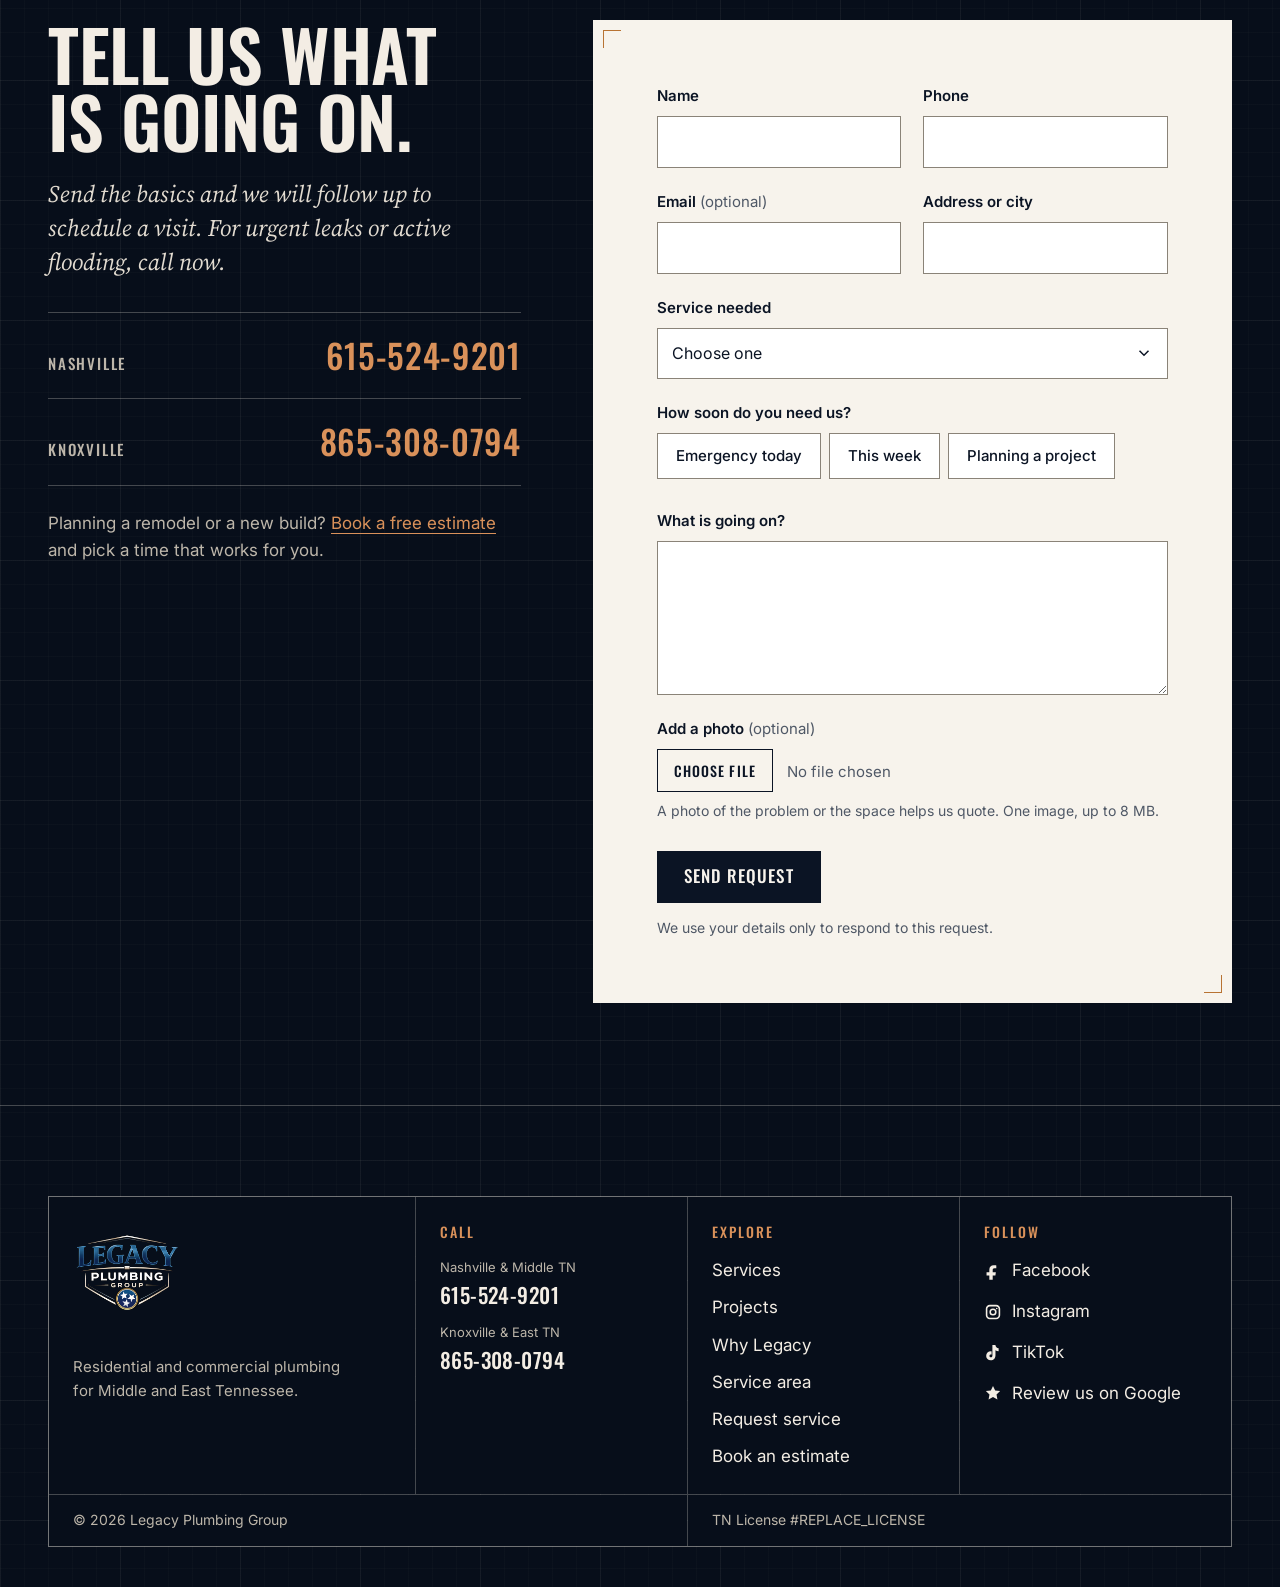
<file: v2/index.html>
<!doctype html>
<html lang="en">
  <head>
    <meta charset="utf-8" />
    <meta name="viewport" content="width=device-width, initial-scale=1" />
    <title>Legacy Plumbing Group | Plumbers for Nashville &amp; Knoxville, TN</title>
    <meta
      name="description"
      content="Residential and commercial plumbing across Middle and East Tennessee: custom-home rough-ins, tankless water heaters, water treatment, bath fixtures, and repairs. Call 615-524-9201 or 865-308-0794."
    />
    <meta name="robots" content="noindex" />
    <link rel="canonical" href="https://legacyplumbinggroup.netlify.app/v2/" />
    <meta name="theme-color" content="#070e1a" />
    <link rel="icon" type="image/png" sizes="64x64" href="../favicon.png" />
    <link rel="apple-touch-icon" href="../favicon.png" />

    <meta property="og:type" content="website" />
    <meta property="og:site_name" content="Legacy Plumbing Group" />
    <meta property="og:locale" content="en_US" />
    <meta property="og:title" content="Legacy Plumbing Group | Plumbers for Nashville &amp; Knoxville, TN" />
    <meta
      property="og:description"
      content="Custom-home rough-ins, tankless systems, water treatment, bath fixtures, and repairs across Middle and East Tennessee."
    />
    <meta property="og:url" content="https://legacyplumbinggroup.netlify.app/v2/" />
    <meta property="og:image" content="https://legacyplumbinggroup.netlify.app/assets/custom-home-rough-in.jpg" />
    <meta property="og:image:width" content="1800" />
    <meta property="og:image:height" content="1114" />
    <meta property="og:image:alt" content="Legacy Plumbing Group work trucks in front of a brick custom home under construction" />
    <meta name="twitter:card" content="summary_large_image" />
    <meta name="twitter:title" content="Legacy Plumbing Group | Plumbers for Nashville &amp; Knoxville, TN" />
    <meta
      name="twitter:description"
      content="Custom-home rough-ins, tankless systems, water treatment, bath fixtures, and repairs across Middle and East Tennessee."
    />
    <meta name="twitter:image" content="https://legacyplumbinggroup.netlify.app/assets/custom-home-rough-in.jpg" />

    <link rel="preconnect" href="https://fonts.googleapis.com" />
    <link rel="preconnect" href="https://fonts.gstatic.com" crossorigin />
    <link
      href="https://fonts.googleapis.com/css2?family=Inter:wght@400;500;600&family=Oswald:wght@400;500;600&family=Source+Serif+4:ital,opsz,wght@0,8..60,400..600;1,8..60,400..600&display=swap"
      rel="stylesheet"
    />
    <link rel="preload" as="image" href="../assets/custom-home-rough-in.jpg" fetchpriority="high" />
    <link rel="stylesheet" href="/v2/styles.css" />

    <script type="application/ld+json">
      {
        "@context": "https://schema.org",
        "@type": "Plumber",
        "name": "Legacy Plumbing Group",
        "description": "Residential and commercial plumbing in Middle and East Tennessee: custom-home rough-ins, tankless water heaters, water treatment, bath fixtures, repairs, and drain service.",
        "url": "https://legacyplumbinggroup.netlify.app/",
        "image": "https://legacyplumbinggroup.netlify.app/assets/custom-home-rough-in.jpg",
        "logo": "https://legacyplumbinggroup.netlify.app/assets/legacy-logo.jpg",
        "telephone": "+1-615-524-9201",
        "address": {
          "@type": "PostalAddress",
          "addressRegion": "TN",
          "addressCountry": "US"
        },
        "contactPoint": [
          {
            "@type": "ContactPoint",
            "name": "Nashville and Middle Tennessee",
            "telephone": "+1-615-524-9201",
            "contactType": "customer service",
            "areaServed": "Middle Tennessee",
            "availableLanguage": "English"
          },
          {
            "@type": "ContactPoint",
            "name": "Knoxville and East Tennessee",
            "telephone": "+1-865-308-0794",
            "contactType": "customer service",
            "areaServed": "East Tennessee",
            "availableLanguage": "English"
          }
        ],
        "areaServed": [
          {
            "@type": "City",
            "name": "Nashville",
            "containedInPlace": { "@type": "State", "name": "Tennessee" }
          },
          {
            "@type": "City",
            "name": "Knoxville",
            "containedInPlace": { "@type": "State", "name": "Tennessee" }
          }
        ],
        "openingHoursSpecification": [
          {
            "@type": "OpeningHoursSpecification",
            "dayOfWeek": ["Monday", "Tuesday", "Wednesday", "Thursday", "Friday", "Saturday", "Sunday"],
            "opens": "00:00",
            "closes": "23:59",
            "description": "Emergency plumbing calls answered 24/7 by phone. Estimates and planned work are scheduled by appointment."
          }
        ],
        "sameAs": [
          "https://www.facebook.com/LegacyPG26",
          "https://www.instagram.com/legacy.plumbing.group/",
          "https://www.tiktok.com/@legacy_plumbing_group"
        ]
      }
    </script>
  </head>
  <body id="top">
    <a class="skip-link" href="#main">Skip to content</a>

    <header class="site-header">
      <div class="header-inner">
        <a class="brand" href="/v2/">
          <img src="../assets/legacy-wordmark.png" width="841" height="458" alt="Legacy Plumbing Group, home" />
        </a>
        <nav class="site-nav" id="site-nav" aria-label="Main">
          <ul role="list">
            <li><a href="#services"><span class="nav-no" aria-hidden="true">01</span>Services</a></li>
            <li><a href="#projects"><span class="nav-no" aria-hidden="true">02</span>Projects</a></li>
            <li><a href="#about"><span class="nav-no" aria-hidden="true">03</span>Why Legacy</a></li>
            <li><a href="#reviews"><span class="nav-no" aria-hidden="true">04</span>Reviews</a></li>
            <li><a href="#area"><span class="nav-no" aria-hidden="true">05</span>Service area</a></li>
            <li class="nav-extra"><a href="#request"><span class="nav-no" aria-hidden="true">06</span>Request service</a></li>
          </ul>
        </nav>
        <div class="header-actions">
          <button type="button" class="call-trigger" popovertarget="call-sheet">
            <svg viewBox="0 0 24 24" aria-hidden="true"><path d="M6.6 10.8a15.1 15.1 0 0 0 6.6 6.6l2.2-2.2a1 1 0 0 1 1-.25c1.12.37 2.33.57 3.6.57a1 1 0 0 1 1 1V20a1 1 0 0 1-1 1A17 17 0 0 1 3 4a1 1 0 0 1 1-1h3.5a1 1 0 0 1 1 1c0 1.25.2 2.45.57 3.57a1 1 0 0 1-.25 1L6.6 10.8Z" /></svg>
            Call now
          </button>
          <a class="btn btn-copper btn-sm" href="/v2/book.html">Book an estimate</a>
          <button type="button" class="menu-toggle" aria-expanded="false" aria-controls="site-nav">
            <span class="menu-toggle-bars" aria-hidden="true"></span>
            Menu
          </button>
        </div>
      </div>
    </header>

    <div id="call-sheet" class="call-sheet" popover aria-labelledby="call-sheet-title">
      <div class="call-sheet-head">
        <div>
          <p class="call-sheet-title" id="call-sheet-title">Call Legacy Plumbing Group</p>
          <p class="call-sheet-note">Choose the number for your area. Emergency calls are answered 24/7.</p>
        </div>
        <button type="button" class="call-close" popovertarget="call-sheet" popovertargetaction="hide" aria-label="Close">&times;</button>
      </div>
      <a class="call-option" href="tel:+16155249201">
        <span class="call-region">Nashville &amp; Middle Tennessee</span>
        <span class="call-number tel">615-524-9201</span>
      </a>
      <a class="call-option" href="tel:+18653080794">
        <span class="call-region">Knoxville &amp; East Tennessee</span>
        <span class="call-number tel">865-308-0794</span>
      </a>
    </div>

    <main id="main">
      <!-- Hero: photo bleeds off the right; the headline crosses from the dark field onto it. -->
      <section class="hero" aria-labelledby="hero-title">
        <figure class="hero-media">
          <img
            src="../assets/custom-home-rough-in.jpg"
            width="1800"
            height="1114"
            alt="Two white Legacy Plumbing Group work trucks parked in front of a large brick custom home under construction"
            fetchpriority="high"
          />
          <figcaption class="hero-caption">Legacy trucks on site for a custom-home rough-in.</figcaption>
        </figure>
        <div class="wrap hero-inner">
          <h1 id="hero-title" class="hero-title">
            <span>Built right</span>
            <span>before the</span>
            <span>walls close.</span>
          </h1>
          <div class="dim-rule" aria-hidden="true"></div>
          <p class="hero-lead">Plumbing built for homes that expect better.</p>
          <p class="hero-copy">
            Rough-ins, tankless systems, water treatment, and finish fixtures, installed with care for homeowners,
            builders, and businesses across Middle and East Tennessee.
          </p>
          <div class="hero-actions">
            <a class="btn btn-copper" href="/v2/book.html">Book a free estimate</a>
            <a class="btn btn-line" href="#request">Request service</a>
          </div>
        </div>
        <div class="hero-ticker">
          <div class="wrap ticker-inner">
            <p class="ticker-lead">Leak or flooding right now? Call us.</p>
            <ul class="ticker-list" role="list">
              <li><a href="tel:+16155249201"><span class="ticker-city">Nashville</span> <span class="tel">615-524-9201</span></a></li>
              <li><a href="tel:+18653080794"><span class="ticker-city">Knoxville</span> <span class="tel">865-308-0794</span></a></li>
              <li><span class="ticker-city">24/7</span> Emergency calls answered</li>
            </ul>
          </div>
        </div>
      </section>

      <div class="marquee" data-marquee>
        <div class="marquee-track" aria-hidden="true">
          <ul class="marquee-list" role="list">
            <li>Rough-ins</li>
            <li>Tankless</li>
            <li>Water treatment</li>
            <li>Custom baths</li>
            <li>Commercial</li>
            <li>24/7 emergency</li>
          </ul>
          <ul class="marquee-list" role="list">
            <li>Rough-ins</li>
            <li>Tankless</li>
            <li>Water treatment</li>
            <li>Custom baths</li>
            <li>Commercial</li>
            <li>24/7 emergency</li>
          </ul>
        </div>
        <button type="button" class="marquee-toggle" aria-pressed="false" aria-label="Pause the moving services strip">
          <svg class="icon-pause" viewBox="0 0 16 16" aria-hidden="true"><path d="M4 3h3v10H4zM9 3h3v10H9z" /></svg>
          <svg class="icon-play" viewBox="0 0 16 16" aria-hidden="true"><path d="M5 3l8 5-8 5z" /></svg>
        </button>
      </div>

      <!-- 01 Services: a spec sheet, not cards. -->
      <section class="sheet" id="services" aria-labelledby="services-title">
        <div class="wrap">
          <p class="sheet-tag"><span class="sheet-no">01</span> — Services</p>
          <div class="sheet-head" data-reveal>
            <h2 id="services-title" class="display">What we handle</h2>
            <p class="lead">
              New construction, service calls, and everything in between, for homeowners, builders, and commercial
              clients.
            </p>
          </div>
          <ol class="spec-list" role="list">
            <li class="spec-row">
              <span class="spec-no" aria-hidden="true">01</span>
              <h3 class="spec-name">Rough-In Plumbing</h3>
              <p class="spec-desc">Groundwork, top-out, waste and vent lines, water distribution, and layout coordination.</p>
            </li>
            <li class="spec-row">
              <span class="spec-no" aria-hidden="true">02</span>
              <h3 class="spec-name">Water Treatment</h3>
              <p class="spec-desc">Filtration, softening, pressure, and whole-home water quality systems installed cleanly.</p>
            </li>
            <li class="spec-row">
              <span class="spec-no" aria-hidden="true">03</span>
              <h3 class="spec-name">Tankless Systems</h3>
              <p class="spec-desc">Indoor and exterior tankless water heaters with copper, gas, venting, and service access.</p>
            </li>
            <li class="spec-row">
              <span class="spec-no" aria-hidden="true">04</span>
              <h3 class="spec-name">Bath Fixtures</h3>
              <p class="spec-desc">Showers, tubs, vanities, trim, and specialty fixtures finished with careful alignment.</p>
            </li>
            <li class="spec-row">
              <span class="spec-no" aria-hidden="true">05</span>
              <h3 class="spec-name">Repairs &amp; Drain Service</h3>
              <p class="spec-desc">Leaks, slow or clogged drains, sewer lines, and failed water heaters, found fast and explained before we fix them.</p>
            </li>
            <li class="spec-row">
              <span class="spec-no" aria-hidden="true">06</span>
              <h3 class="spec-name">Commercial</h3>
              <p class="spec-desc">Plumbing for commercial build-outs and renovations. Send drawings or a scope and we will prepare a bid.</p>
            </li>
          </ol>
        </div>
      </section>

      <!-- 02 Project work: ordered from underground to final trim. -->
      <section class="sheet sheet-projects" id="projects" aria-labelledby="projects-title">
        <div class="wrap">
          <p class="sheet-tag"><span class="sheet-no">02</span> — Project work</p>
          <div class="sheet-head" data-reveal>
            <h2 id="projects-title" class="display">From underground lines to polished final trim.</h2>
            <div class="sheet-head-side">
              <p class="lead">
                Legacy handles the hidden systems that make a home work and the visible details homeowners touch every
                day.
              </p>
              <div class="strip-controls">
                <button type="button" class="strip-btn" data-strip-dir="-1" aria-controls="project-strip" aria-label="Previous photos">
                  <svg viewBox="0 0 24 24" aria-hidden="true"><path d="M15 5l-7 7 7 7" /></svg>
                </button>
                <button type="button" class="strip-btn" data-strip-dir="1" aria-controls="project-strip" aria-label="Next photos">
                  <svg viewBox="0 0 24 24" aria-hidden="true"><path d="M9 5l7 7-7 7" /></svg>
                </button>
              </div>
            </div>
          </div>
        </div>
        <div class="strip" id="project-strip" tabindex="0" role="region" aria-label="Project photos, scroll sideways">
          <ul class="strip-list" role="list">
            <li class="shot cut-out">
              <figure>
                <div class="shot-frame">
                  <img src="../assets/slab-rough-plumbing.jpg" width="1440" height="1080" loading="lazy" decoding="async" alt="White drain and vent rough plumbing laid out before concrete" />
                </div>
                <figcaption><span class="shot-no">01</span>White drain and vent rough plumbing laid out before concrete.</figcaption>
              </figure>
            </li>
            <li class="shot cut-in shot-crop">
              <figure>
                <div class="shot-frame">
                  <img src="../assets/sewer-line-install.jpg" width="943" height="2048" loading="lazy" decoding="async" alt="Excavated sewer line installation with blue vertical pipe" />
                </div>
                <figcaption><span class="shot-no">02</span>Excavated sewer line installation with blue vertical pipe</figcaption>
              </figure>
            </li>
            <li class="shot">
              <figure>
                <div class="shot-frame">
                  <img src="../assets/new-project-16.jpg" width="1600" height="2844" loading="lazy" decoding="async" alt="Legacy crew cutting a trench for new plumbing inside a commercial build-out" />
                </div>
                <figcaption><span class="shot-no">03</span>Commercial build-out: the crew trenching for new plumbing lines</figcaption>
              </figure>
            </li>
            <li class="shot">
              <figure>
                <div class="shot-frame">
                  <img src="../assets/water-treatment-system.jpg" width="1080" height="1350" loading="lazy" decoding="async" alt="Installed whole-home water treatment system with blue filter housings" />
                </div>
                <figcaption><span class="shot-no">04</span>Installed whole-home water treatment system with blue filter housings</figcaption>
              </figure>
            </li>
            <li class="shot">
              <figure>
                <div class="shot-frame">
                  <img src="../assets/tankless-water-heater-copper.jpg" width="664" height="830" loading="lazy" decoding="async" alt="Tankless water heater with copper piping" />
                </div>
                <figcaption><span class="shot-no">05</span>Tankless water heater with copper piping</figcaption>
              </figure>
            </li>
            <li class="shot">
              <figure>
                <div class="shot-frame">
                  <img src="../assets/new-project-15.jpg" width="1800" height="3200" loading="lazy" decoding="async" alt="Water heater and filtration system with copper piping" />
                </div>
                <figcaption><span class="shot-no">06</span>Water heater and filtration system with copper piping</figcaption>
              </figure>
            </li>
            <li class="shot">
              <figure>
                <div class="shot-frame">
                  <img src="../assets/garage-mechanical-wall.jpg" width="1080" height="1350" loading="lazy" decoding="async" alt="Garage mechanical wall with tankless water heater and water filters" />
                </div>
                <figcaption><span class="shot-no">07</span>Garage mechanical wall with tankless water heater and water filters</figcaption>
              </figure>
            </li>
            <li class="shot">
              <figure>
                <div class="shot-frame">
                  <img src="../assets/exterior-tankless-install.jpg" width="1080" height="1350" loading="lazy" decoding="async" alt="Exterior tankless unit mounted on brick wall" />
                </div>
                <figcaption><span class="shot-no">08</span>Exterior tankless unit mounted on brick wall</figcaption>
              </figure>
            </li>
            <li class="shot">
              <figure>
                <div class="shot-frame">
                  <img src="../assets/vanity-plumbing-finish.jpg" width="1152" height="2048" loading="lazy" decoding="async" alt="Bathroom vanity plumbing and countertop installation in progress" />
                </div>
                <figcaption><span class="shot-no">09</span>Bathroom vanity plumbing and countertop installation in progress</figcaption>
              </figure>
            </li>
            <li class="shot">
              <figure>
                <div class="shot-frame">
                  <img src="../assets/drop-in-tub-install.jpg" width="1152" height="2048" loading="lazy" decoding="async" alt="Drop-in bathtub installed below glass block windows" />
                </div>
                <figcaption><span class="shot-no">10</span>Drop-in bathtub installed below glass block windows</figcaption>
              </figure>
            </li>
            <li class="shot cut-out">
              <figure>
                <div class="shot-frame">
                  <img src="../assets/clawfoot-tub-fixture.jpg" width="1536" height="2048" loading="lazy" decoding="async" alt="Clawfoot bathtub with brass wall-mounted fixture" />
                </div>
                <figcaption><span class="shot-no">11</span>Clawfoot bathtub with brass wall-mounted fixture</figcaption>
              </figure>
            </li>
            <li class="shot cut-in">
              <figure>
                <div class="shot-frame">
                  <img src="../assets/custom-shower-fixtures.jpg" width="1536" height="2048" loading="lazy" decoding="async" alt="Custom tiled shower with brass shower fixtures running water" />
                </div>
                <figcaption><span class="shot-no">12</span>Custom tiled shower with brass shower fixtures running water</figcaption>
              </figure>
            </li>
            <li class="shot">
              <figure>
                <div class="shot-frame">
                  <img src="../assets/new-project-12.jpg" width="1800" height="3200" loading="lazy" decoding="async" alt="Pot filler installed above commercial-style kitchen range" />
                </div>
                <figcaption><span class="shot-no">13</span>Pot filler installed above commercial-style kitchen range</figcaption>
              </figure>
            </li>
          </ul>
        </div>
      </section>

      <!-- 03 Why Legacy -->
      <section class="sheet sheet-about" id="about" aria-labelledby="about-title">
        <div class="wrap">
          <p class="sheet-tag"><span class="sheet-no">03</span> — Why Legacy</p>
          <h2 id="about-title" class="display about-title" data-reveal>Family values. Professional standards.</h2>

          <div class="about-stage">
            <figure class="about-photo">
              <div class="stamp-frame">
                <img
                  src="../assets/legacy-team-cropped.jpg"
                  width="1145"
                  height="700"
                  loading="lazy"
                  decoding="async"
                  alt="The two partners of Legacy Plumbing Group smiling together"
                />
              </div>
              <figcaption>The partners behind Legacy Plumbing Group.</figcaption>
            </figure>
            <blockquote class="pull-quote" data-reveal>
              <p>
                The best plumbing disappears into the home because the planning, layout, and finish work were handled
                correctly from the start.
              </p>
            </blockquote>
          </div>

          <div class="about-body">
            <div>
              <h3 class="about-sub">Details matter before the walls close.</h3>
              <ul class="check-list" role="list">
                <li>Coordinated rough-ins for custom residential builds</li>
                <li>Water heater, filtration, fixture, and drain expertise</li>
                <li>Neat mechanical rooms and carefully finished baths</li>
              </ul>
            </div>
            <div class="about-cta">
              <p>Send plans, a project address, or a short description and Legacy will help map the plumbing scope.</p>
              <div class="btn-row">
                <a class="btn btn-copper" href="/v2/book.html">Book a free estimate</a>
                <a class="btn btn-line" href="#request">Request service</a>
              </div>
            </div>
          </div>
        </div>
      </section>

      <!-- 04 Reviews: a paper sheet. -->
      <section class="sheet sheet-reviews" id="reviews" aria-labelledby="reviews-title">
        <div class="wrap">
          <p class="sheet-tag"><span class="sheet-no">04</span> — Reviews</p>
          <div class="paper reviews-paper" data-reveal>
            <h2 id="reviews-title" class="display display-ink">Professional, punctual, and careful.</h2>
            <ul class="reviews" role="list">
              <li>
                <figure>
                  <blockquote>
                    <p><span class="q-open">&ldquo;</span>They found the leak fast, explained the repair, and left the cabinet cleaner than they found it.&rdquo;</p>
                  </blockquote>
                  <figcaption>Sarah M.</figcaption>
                </figure>
              </li>
              <li>
                <figure>
                  <blockquote>
                    <p><span class="q-open">&ldquo;</span>Our water heater went out at night. Legacy had us back up the next morning with no pressure tactics.&rdquo;</p>
                  </blockquote>
                  <figcaption>Daniel R.</figcaption>
                </figure>
              </li>
              <li>
                <figure>
                  <blockquote>
                    <p><span class="q-open">&ldquo;</span>Clear pricing, respectful crew, and the drain has been perfect since they cleared it.&rdquo;</p>
                  </blockquote>
                  <figcaption>Monica T.</figcaption>
                </figure>
              </li>
            </ul>
            <p class="review-cta">
              Worked with us?
              <a href="REPLACE_GOOGLE_REVIEW_URL" target="_blank" rel="noopener">Leave us a Google review</a>
            </p>
          </div>
        </div>
      </section>

      <!-- 05 Service area: two cities, two numbers. -->
      <section class="sheet sheet-area" id="area" aria-labelledby="area-title">
        <div class="wrap">
          <p class="sheet-tag"><span class="sheet-no">05</span> — Service area</p>
          <div class="sheet-head" data-reveal>
            <h2 id="area-title" class="display">Where we work</h2>
            <p class="lead">
              Homeowners, builders, and businesses across Middle and East Tennessee. Call the number for your area.
            </p>
          </div>
          <div class="cities">
            <div class="city" data-reveal>
              <h3 class="city-name">Nashville <span class="city-region">&amp; Middle Tennessee</span></h3>
              <a class="city-phone tel" href="tel:+16155249201">615-524-9201</a>
            </div>
            <div class="city" data-reveal>
              <h3 class="city-name">Knoxville <span class="city-region">&amp; East Tennessee</span></h3>
              <a class="city-phone tel" href="tel:+18653080794">865-308-0794</a>
            </div>
          </div>
          <p class="area-note">
            Emergency calls are answered 24/7. If you can do it safely, shut off the main water valve while you wait.
          </p>
        </div>
      </section>

      <!-- 06 Request service -->
      <section class="sheet sheet-request" id="request" aria-labelledby="request-title">
        <div class="wrap">
          <p class="sheet-tag"><span class="sheet-no">06</span> — Request service</p>
          <div class="request-grid">
            <div class="request-intro" data-reveal>
              <h2 id="request-title" class="display">Tell us what is going on.</h2>
              <p class="lead">
                Send the basics and we will follow up to schedule a visit. For urgent leaks or active flooding, call now.
              </p>
              <ul class="phone-list" role="list">
                <li>
                  <a class="phone-line" href="tel:+16155249201"><span>Nashville</span><strong class="tel">615-524-9201</strong></a>
                </li>
                <li>
                  <a class="phone-line" href="tel:+18653080794"><span>Knoxville</span><strong class="tel">865-308-0794</strong></a>
                </li>
              </ul>
              <p class="book-note">
                Planning a remodel or a new build? <a href="/v2/book.html">Book a free estimate</a> and pick a time that
                works for you.
              </p>
            </div>

            <div class="paper form-paper">
              <form
                name="service-request-v2"
                method="POST"
                action="/v2/thank-you"
                data-netlify="true"
                netlify-honeypot="bot-field"
                enctype="multipart/form-data"
              >
                <input type="hidden" name="form-name" value="service-request-v2" />
                <p class="hidden-field" aria-hidden="true">
                  <label>Leave this field empty <input name="bot-field" tabindex="-1" autocomplete="off" /></label>
                </p>

                <div class="form-grid">
                  <div class="field">
                    <label for="f-name">Name</label>
                    <input id="f-name" type="text" name="name" autocomplete="name" required />
                  </div>
                  <div class="field">
                    <label for="f-phone">Phone</label>
                    <input id="f-phone" type="tel" name="phone" autocomplete="tel" inputmode="tel" required />
                  </div>
                  <div class="field">
                    <label for="f-email">Email <span class="optional">(optional)</span></label>
                    <input id="f-email" type="email" name="email" autocomplete="email" />
                  </div>
                  <div class="field">
                    <label for="f-address">Address or city</label>
                    <input id="f-address" type="text" name="address" autocomplete="street-address" />
                  </div>
                  <div class="field field-full">
                    <label for="f-service">Service needed</label>
                    <select id="f-service" name="service">
                      <option value="">Choose one</option>
                      <option>Emergency repair</option>
                      <option>Drain / leak repair</option>
                      <option>Water heater (tankless)</option>
                      <option>Water treatment</option>
                      <option>Bathroom fixtures</option>
                      <option>New construction rough-in</option>
                      <option>Commercial bid</option>
                      <option>Other</option>
                    </select>
                  </div>
                  <fieldset class="field field-full">
                    <legend>How soon do you need us?</legend>
                    <div class="choice-row">
                      <label class="choice">
                        <input type="radio" name="urgency" value="Emergency today" />
                        <span>Emergency today</span>
                      </label>
                      <label class="choice">
                        <input type="radio" name="urgency" value="This week" />
                        <span>This week</span>
                      </label>
                      <label class="choice">
                        <input type="radio" name="urgency" value="Planning a project" />
                        <span>Planning a project</span>
                      </label>
                    </div>
                  </fieldset>
                  <div class="field field-full">
                    <label for="f-message">What is going on?</label>
                    <textarea id="f-message" name="message" rows="5"></textarea>
                  </div>
                  <div class="field field-full">
                    <label for="f-photo">Add a photo <span class="optional">(optional)</span></label>
                    <input id="f-photo" type="file" name="photo" accept="image/*" aria-describedby="f-photo-hint" />
                    <p class="field-hint" id="f-photo-hint">A photo of the problem or the space helps us quote. One image, up to 8 MB.</p>
                  </div>
                  <div class="form-submit field-full">
                    <button class="btn btn-ink" type="submit">Send request</button>
                    <p>We use your details only to respond to this request.</p>
                  </div>
                </div>
              </form>
            </div>
          </div>
        </div>
      </section>
    </main>

    <footer class="site-footer">
      <div class="wrap">
        <div class="title-block">
          <div class="tb-cell tb-brand">
            <img class="footer-logo" src="../assets/legacy-logo.jpg" width="1024" height="1024" loading="lazy" decoding="async" alt="Legacy Plumbing Group" />
            <p>Residential and commercial plumbing for Middle and East Tennessee.</p>
          </div>
          <div class="tb-cell">
            <h2 class="footer-h">Call</h2>
            <ul class="footer-list" role="list">
              <li><span class="region-label">Nashville &amp; Middle TN</span><a class="tel" href="tel:+16155249201">615-524-9201</a></li>
              <li><span class="region-label">Knoxville &amp; East TN</span><a class="tel" href="tel:+18653080794">865-308-0794</a></li>
            </ul>
          </div>
          <nav class="tb-cell" aria-label="Footer">
            <h2 class="footer-h">Explore</h2>
            <ul class="footer-list" role="list">
              <li><a href="#services">Services</a></li>
              <li><a href="#projects">Projects</a></li>
              <li><a href="#about">Why Legacy</a></li>
              <li><a href="#area">Service area</a></li>
              <li><a href="#request">Request service</a></li>
              <li><a href="/v2/book.html">Book an estimate</a></li>
            </ul>
          </nav>
          <div class="tb-cell">
            <h2 class="footer-h">Follow</h2>
            <ul class="footer-list" role="list">
              <li>
                <a class="social-link" href="https://www.facebook.com/LegacyPG26" target="_blank" rel="noopener">
                  <svg viewBox="0 0 24 24" aria-hidden="true"><path d="M14 8.4h2.4V4.6c-.5-.1-1.9-.2-3.5-.2-3.5 0-5.8 2.1-5.8 6v3.3H3.4V18h3.7v5.6h4.5V18h3.6l.6-4.3h-4.2v-2.9c0-1.2.3-2.4 2.4-2.4Z" /></svg>
                  Facebook
                </a>
              </li>
              <li>
                <a class="social-link" href="https://www.instagram.com/legacy.plumbing.group/" target="_blank" rel="noopener">
                  <svg viewBox="0 0 24 24" aria-hidden="true"><path d="M7.8 2.4h8.4c3 0 5.4 2.4 5.4 5.4v8.4c0 3-2.4 5.4-5.4 5.4H7.8c-3 0-5.4-2.4-5.4-5.4V7.8c0-3 2.4-5.4 5.4-5.4Zm8.4 17.1c1.8 0 3.3-1.5 3.3-3.3V7.8c0-1.8-1.5-3.3-3.3-3.3H7.8c-1.8 0-3.3 1.5-3.3 3.3v8.4c0 1.8 1.5 3.3 3.3 3.3h8.4ZM12 7.2a4.8 4.8 0 1 1 0 9.6 4.8 4.8 0 0 1 0-9.6Zm0 7.5a2.7 2.7 0 1 0 0-5.4 2.7 2.7 0 0 0 0 5.4Zm5-8.5a1.1 1.1 0 1 1 0 2.2 1.1 1.1 0 0 1 0-2.2Z" /></svg>
                  Instagram
                </a>
              </li>
              <li>
                <a class="social-link" href="https://www.tiktok.com/@legacy_plumbing_group" target="_blank" rel="noopener">
                  <svg viewBox="0 0 24 24" aria-hidden="true"><path d="M15.2 2.5c.3 2.5 1.8 4.2 4.3 4.4v4.1c-1.5 0-2.9-.4-4.2-1.2v6.5c0 4.1-2.5 6.8-6.3 6.8-3.5 0-6.1-2.5-6.1-5.8 0-3.8 3-6.5 7.2-6.1v4.2c-1.6-.3-2.8.4-2.8 1.8 0 1.1.8 1.8 1.9 1.8 1.3 0 2-.8 2-2.5v-14h4Z" /></svg>
                  TikTok
                </a>
              </li>
              <li>
                <a class="social-link" href="REPLACE_GOOGLE_REVIEW_URL" target="_blank" rel="noopener">
                  <svg viewBox="0 0 24 24" aria-hidden="true"><path d="M12 2.5l2.9 6 6.6.9-4.8 4.6 1.2 6.5L12 17.4l-5.9 3.1 1.2-6.5L2.5 9.4l6.6-.9z" /></svg>
                  Review us on Google
                </a>
              </li>
            </ul>
          </div>
          <div class="tb-cell tb-base">
            <p>&copy; 2026 Legacy Plumbing Group</p>
          </div>
          <div class="tb-cell tb-base">
            <p>TN License #REPLACE_LICENSE</p>
          </div>
        </div>
      </div>
    </footer>

    <div class="mobile-bar">
      <button type="button" class="btn btn-copper" popovertarget="call-sheet">
        <svg viewBox="0 0 24 24" aria-hidden="true"><path d="M6.6 10.8a15.1 15.1 0 0 0 6.6 6.6l2.2-2.2a1 1 0 0 1 1-.25c1.12.37 2.33.57 3.6.57a1 1 0 0 1 1 1V20a1 1 0 0 1-1 1A17 17 0 0 1 3 4a1 1 0 0 1 1-1h3.5a1 1 0 0 1 1 1c0 1.25.2 2.45.57 3.57a1 1 0 0 1-.25 1L6.6 10.8Z" /></svg>
        Call
      </button>
      <a class="btn btn-line" href="#request">Request service</a>
    </div>

    <script>
      (function () {
        var reduce = window.matchMedia("(prefers-reduced-motion: reduce)").matches;

        // Mobile menu
        var header = document.querySelector(".site-header");
        var toggle = document.querySelector(".menu-toggle");
        if (header && toggle) {
          var setOpen = function (open) {
            header.classList.toggle("nav-open", open);
            toggle.setAttribute("aria-expanded", String(open));
          };
          toggle.addEventListener("click", function () {
            setOpen(!header.classList.contains("nav-open"));
          });
          header.querySelectorAll(".site-nav a").forEach(function (link) {
            link.addEventListener("click", function () {
              setOpen(false);
            });
          });
          document.addEventListener("keydown", function (event) {
            if (event.key === "Escape" && header.classList.contains("nav-open")) {
              setOpen(false);
              toggle.focus();
            }
          });
        }

        // Marquee pause button
        var marquee = document.querySelector("[data-marquee]");
        var mToggle = marquee && marquee.querySelector(".marquee-toggle");
        if (mToggle) {
          mToggle.addEventListener("click", function () {
            var paused = marquee.classList.toggle("is-paused");
            mToggle.setAttribute("aria-pressed", String(paused));
          });
        }

        // Project strip prev / next
        var strip = document.getElementById("project-strip");
        var stripBtns = document.querySelectorAll("[data-strip-dir]");
        if (strip) {
          var syncBtns = function () {
            var max = strip.scrollWidth - strip.clientWidth - 2;
            stripBtns[0].disabled = strip.scrollLeft <= 2;
            stripBtns[1].disabled = strip.scrollLeft >= max;
          };
          stripBtns.forEach(function (btn) {
            btn.addEventListener("click", function () {
              var dir = Number(btn.getAttribute("data-strip-dir"));
              strip.scrollBy({ left: dir * strip.clientWidth * 0.75, behavior: reduce ? "auto" : "smooth" });
            });
          });
          strip.addEventListener("scroll", syncBtns, { passive: true });
          window.addEventListener("resize", syncBtns);
          syncBtns();
        }

        // Reveal on scroll: fade + rise, once.
        if (!reduce && "IntersectionObserver" in window) {
          document.documentElement.classList.add("reveal-on");
          var io = new IntersectionObserver(
            function (entries) {
              entries.forEach(function (entry) {
                if (entry.isIntersecting) {
                  entry.target.classList.add("is-in");
                  io.unobserve(entry.target);
                }
              });
            },
            { rootMargin: "0px 0px -8% 0px", threshold: 0.1 }
          );
          document.querySelectorAll("[data-reveal]").forEach(function (el) {
            io.observe(el);
          });
        }
      })();
    </script>
  </body>
</html>
</file>
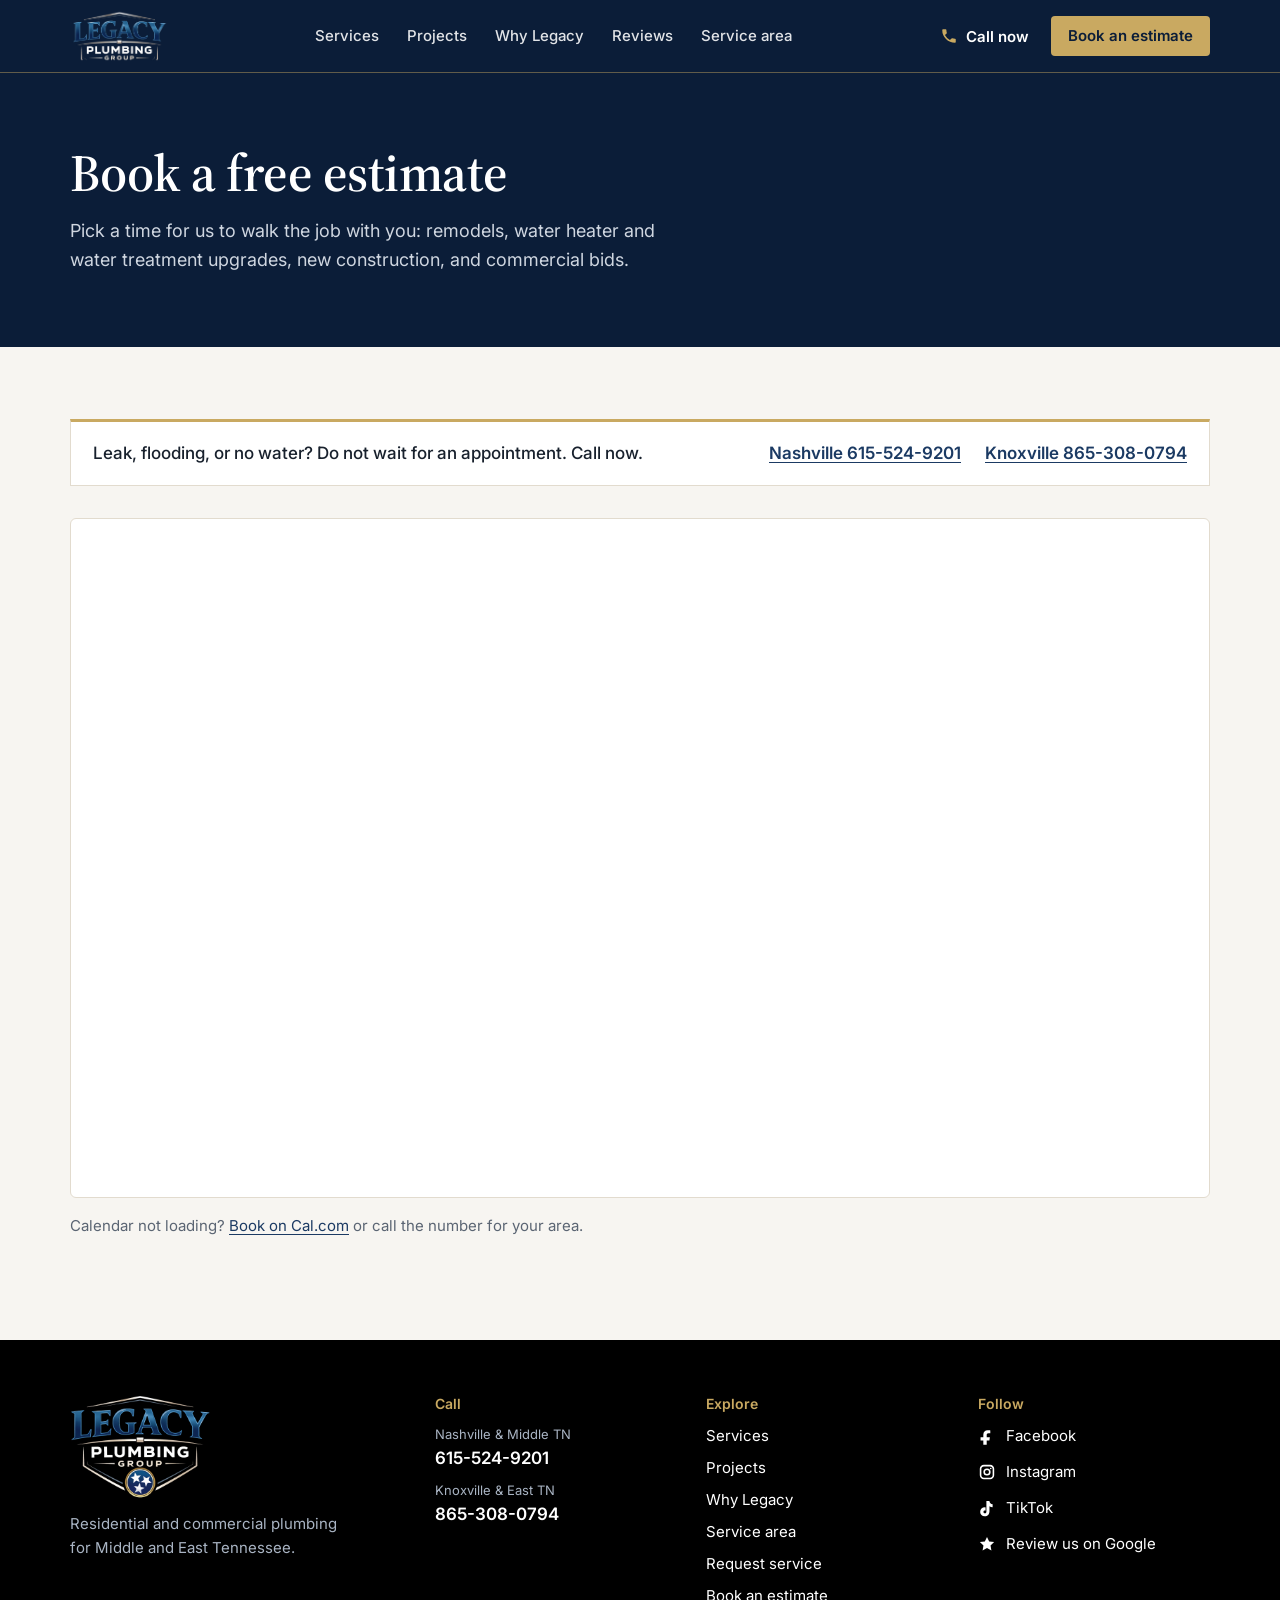
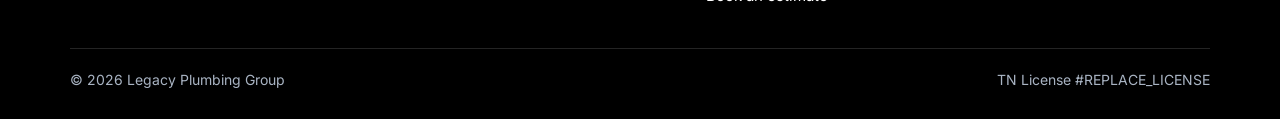
<file: book.html>
<!doctype html>
<html lang="en">
  <head>
    <meta charset="utf-8" />
    <meta name="viewport" content="width=device-width, initial-scale=1" />
    <title>Book a Free Estimate | Legacy Plumbing Group</title>
    <meta name="description" content="Book a free plumbing estimate with Legacy Plumbing Group in Middle or East Tennessee. For leaks or flooding, call 615-524-9201 or 865-308-0794." />
    <link rel="canonical" href="https://legacyplumbinggroup.netlify.app/book.html" />
    <meta name="theme-color" content="#0b1d38" />
    <link rel="icon" type="image/png" sizes="64x64" href="favicon.png" />
    <link rel="apple-touch-icon" href="favicon.png" />
    <link rel="preconnect" href="https://fonts.googleapis.com" />
    <link rel="preconnect" href="https://fonts.gstatic.com" crossorigin />
    <link
      href="https://fonts.googleapis.com/css2?family=Inter:wght@400;500;600&family=Source+Serif+4:opsz,wght@8..60,500..700&display=swap"
      rel="stylesheet"
    />
    <link rel="stylesheet" href="styles.css" />
  </head>
  <body>
    <a class="skip-link" href="#main">Skip to content</a>

    <header class="site-header">
      <div class="header-inner">
        <a class="brand" href="/">
          <img src="assets/legacy-wordmark.png" width="841" height="458" alt="Legacy Plumbing Group, home" />
        </a>
        <nav class="site-nav" id="site-nav" aria-label="Main">
          <ul role="list">
            <li><a href="/#services">Services</a></li>
            <li><a href="/#projects">Projects</a></li>
            <li><a href="/#about">Why Legacy</a></li>
            <li><a href="/#reviews">Reviews</a></li>
            <li><a href="/#area">Service area</a></li>
            <li class="nav-extra"><a href="/#request">Request service</a></li>
          </ul>
        </nav>
        <div class="header-actions">
          <button type="button" class="call-trigger" popovertarget="call-sheet">
            <svg viewBox="0 0 24 24" aria-hidden="true"><path d="M6.6 10.8a15.1 15.1 0 0 0 6.6 6.6l2.2-2.2a1 1 0 0 1 1-.25c1.12.37 2.33.57 3.6.57a1 1 0 0 1 1 1V20a1 1 0 0 1-1 1A17 17 0 0 1 3 4a1 1 0 0 1 1-1h3.5a1 1 0 0 1 1 1c0 1.25.2 2.45.57 3.57a1 1 0 0 1-.25 1L6.6 10.8Z" /></svg>
            Call now
          </button>
          <a class="btn btn-gold btn-sm" href="book.html">Book an estimate</a>
          <button type="button" class="menu-toggle" aria-expanded="false" aria-controls="site-nav">
            <span class="menu-toggle-bars" aria-hidden="true"></span>
            Menu
          </button>
        </div>
      </div>
    </header>

    <div id="call-sheet" class="call-sheet" popover aria-labelledby="call-sheet-title">
      <div class="call-sheet-head">
        <div>
          <p class="call-sheet-title" id="call-sheet-title">Call Legacy Plumbing Group</p>
          <p class="call-sheet-note">Choose the number for your area. Emergency calls are answered 24/7.</p>
        </div>
        <button type="button" class="call-close" popovertarget="call-sheet" popovertargetaction="hide" aria-label="Close">&times;</button>
      </div>
      <a class="call-option" href="tel:+16155249201">
        <span class="call-region">Nashville &amp; Middle Tennessee</span>
        <span class="call-number tel">615-524-9201</span>
      </a>
      <a class="call-option" href="tel:+18653080794">
        <span class="call-region">Knoxville &amp; East Tennessee</span>
        <span class="call-number tel">865-308-0794</span>
      </a>
    </div>

    <main id="main">
      <section class="page-head" aria-labelledby="book-title">
        <div class="wrap">
          <h1 id="book-title">Book a free estimate</h1>
          <p>
            Pick a time for us to walk the job with you: remodels, water heater and water treatment upgrades, new
            construction, and commercial bids.
          </p>
        </div>
      </section>

      <section class="page-body" aria-label="Scheduling calendar">
        <div class="wrap">
          <div class="notice">
            <p>Leak, flooding, or no water? Do not wait for an appointment. Call now.</p>
            <p class="phone-row">
              <a href="tel:+16155249201">Nashville <span class="tel">615-524-9201</span></a>
              <a href="tel:+18653080794">Knoxville <span class="tel">865-308-0794</span></a>
            </p>
          </div>

          <div id="cal-inline" class="cal-frame"></div>

          <p class="cal-fallback">
            Calendar not loading? <a href="https://cal.com/REPLACE_CAL_LINK">Book on Cal.com</a> or call the number
            for your area.
          </p>
        </div>
      </section>
    </main>

    <footer class="site-footer">
      <div class="wrap footer-grid">
        <div class="footer-brand">
          <img class="footer-logo" src="assets/legacy-logo.jpg" width="1024" height="1024" loading="lazy" decoding="async" alt="Legacy Plumbing Group" />
          <p>Residential and commercial plumbing for Middle and East Tennessee.</p>
        </div>
        <div class="footer-call">
          <h2 class="footer-h">Call</h2>
          <ul class="footer-list" role="list">
            <li><span class="region-label">Nashville &amp; Middle TN</span><a class="tel" href="tel:+16155249201">615-524-9201</a></li>
            <li><span class="region-label">Knoxville &amp; East TN</span><a class="tel" href="tel:+18653080794">865-308-0794</a></li>
          </ul>
        </div>
        <nav aria-label="Footer">
          <h2 class="footer-h">Explore</h2>
          <ul class="footer-list" role="list">
            <li><a href="/#services">Services</a></li>
            <li><a href="/#projects">Projects</a></li>
            <li><a href="/#about">Why Legacy</a></li>
            <li><a href="/#area">Service area</a></li>
            <li><a href="/#request">Request service</a></li>
            <li><a href="book.html">Book an estimate</a></li>
          </ul>
        </nav>
        <div>
          <h2 class="footer-h">Follow</h2>
          <ul class="footer-list" role="list">
            <li>
              <a class="social-link" href="https://www.facebook.com/LegacyPG26" target="_blank" rel="noopener">
                <svg viewBox="0 0 24 24" aria-hidden="true"><path d="M14 8.4h2.4V4.6c-.5-.1-1.9-.2-3.5-.2-3.5 0-5.8 2.1-5.8 6v3.3H3.4V18h3.7v5.6h4.5V18h3.6l.6-4.3h-4.2v-2.9c0-1.2.3-2.4 2.4-2.4Z" /></svg>
                Facebook
              </a>
            </li>
            <li>
              <a class="social-link" href="https://www.instagram.com/legacy.plumbing.group/" target="_blank" rel="noopener">
                <svg viewBox="0 0 24 24" aria-hidden="true"><path d="M7.8 2.4h8.4c3 0 5.4 2.4 5.4 5.4v8.4c0 3-2.4 5.4-5.4 5.4H7.8c-3 0-5.4-2.4-5.4-5.4V7.8c0-3 2.4-5.4 5.4-5.4Zm8.4 17.1c1.8 0 3.3-1.5 3.3-3.3V7.8c0-1.8-1.5-3.3-3.3-3.3H7.8c-1.8 0-3.3 1.5-3.3 3.3v8.4c0 1.8 1.5 3.3 3.3 3.3h8.4ZM12 7.2a4.8 4.8 0 1 1 0 9.6 4.8 4.8 0 0 1 0-9.6Zm0 7.5a2.7 2.7 0 1 0 0-5.4 2.7 2.7 0 0 0 0 5.4Zm5-8.5a1.1 1.1 0 1 1 0 2.2 1.1 1.1 0 0 1 0-2.2Z" /></svg>
                Instagram
              </a>
            </li>
            <li>
              <a class="social-link" href="https://www.tiktok.com/@legacy_plumbing_group" target="_blank" rel="noopener">
                <svg viewBox="0 0 24 24" aria-hidden="true"><path d="M15.2 2.5c.3 2.5 1.8 4.2 4.3 4.4v4.1c-1.5 0-2.9-.4-4.2-1.2v6.5c0 4.1-2.5 6.8-6.3 6.8-3.5 0-6.1-2.5-6.1-5.8 0-3.8 3-6.5 7.2-6.1v4.2c-1.6-.3-2.8.4-2.8 1.8 0 1.1.8 1.8 1.9 1.8 1.3 0 2-.8 2-2.5v-14h4Z" /></svg>
                TikTok
              </a>
            </li>
            <li>
              <a class="social-link" href="REPLACE_GOOGLE_REVIEW_URL" target="_blank" rel="noopener">
                <svg viewBox="0 0 24 24" aria-hidden="true"><path d="M12 2.5l2.9 6 6.6.9-4.8 4.6 1.2 6.5L12 17.4l-5.9 3.1 1.2-6.5L2.5 9.4l6.6-.9z" /></svg>
                Review us on Google
              </a>
            </li>
          </ul>
        </div>
      </div>
      <div class="wrap">
        <div class="footer-base">
          <p>&copy; 2026 Legacy Plumbing Group</p>
          <p>TN License #REPLACE_LICENSE</p>
        </div>
      </div>
    </footer>

    <div class="mobile-bar">
      <button type="button" class="btn btn-call" popovertarget="call-sheet">
        <svg viewBox="0 0 24 24" aria-hidden="true"><path d="M6.6 10.8a15.1 15.1 0 0 0 6.6 6.6l2.2-2.2a1 1 0 0 1 1-.25c1.12.37 2.33.57 3.6.57a1 1 0 0 1 1 1V20a1 1 0 0 1-1 1A17 17 0 0 1 3 4a1 1 0 0 1 1-1h3.5a1 1 0 0 1 1 1c0 1.25.2 2.45.57 3.57a1 1 0 0 1-.25 1L6.6 10.8Z" /></svg>
        Call
      </button>
      <a class="btn btn-ghost-light" href="/#request">Request service</a>
    </div>

    <script>
      (function () {
        var header = document.querySelector(".site-header");
        var toggle = document.querySelector(".menu-toggle");
        if (!header || !toggle) return;
        function setOpen(open) {
          header.classList.toggle("nav-open", open);
          toggle.setAttribute("aria-expanded", String(open));
        }
        toggle.addEventListener("click", function () {
          setOpen(!header.classList.contains("nav-open"));
        });
        header.querySelectorAll(".site-nav a").forEach(function (link) {
          link.addEventListener("click", function () {
            setOpen(false);
          });
        });
        document.addEventListener("keydown", function (event) {
          if (event.key === "Escape" && header.classList.contains("nav-open")) {
            setOpen(false);
            toggle.focus();
          }
        });
      })();
    </script>

    <!-- Cal.com inline embed -->
    <script type="text/javascript">
      (function (C, A, L) {
        let p = function (a, ar) {
          a.q.push(ar);
        };
        let d = C.document;
        C.Cal =
          C.Cal ||
          function () {
            let cal = C.Cal;
            let ar = arguments;
            if (!cal.loaded) {
              cal.ns = {};
              cal.q = cal.q || [];
              d.head.appendChild(d.createElement("script")).src = A;
              cal.loaded = true;
            }
            if (ar[0] === L) {
              const api = function () {
                p(api, arguments);
              };
              const namespace = ar[1];
              api.q = api.q || [];
              if (typeof namespace === "string") {
                cal.ns[namespace] = cal.ns[namespace] || api;
                p(cal.ns[namespace], ar);
                p(cal, ["initNamespace", namespace]);
              } else p(cal, ar);
              return;
            }
            p(cal, ar);
          };
      })(window, "https://app.cal.com/embed/embed.js", "init");

      Cal("init", { origin: "https://cal.com" });

      Cal("inline", {
        elementOrSelector: "#cal-inline",
        calLink: "REPLACE_CAL_LINK",
        config: { layout: "month_view" }
      });

      Cal("ui", {
        theme: "light",
        hideEventTypeDetails: false,
        layout: "month_view",
        cssVarsPerTheme: { light: { "cal-brand": "#1b3a63" } }
      });
    </script>
  </body>
</html>
</file>
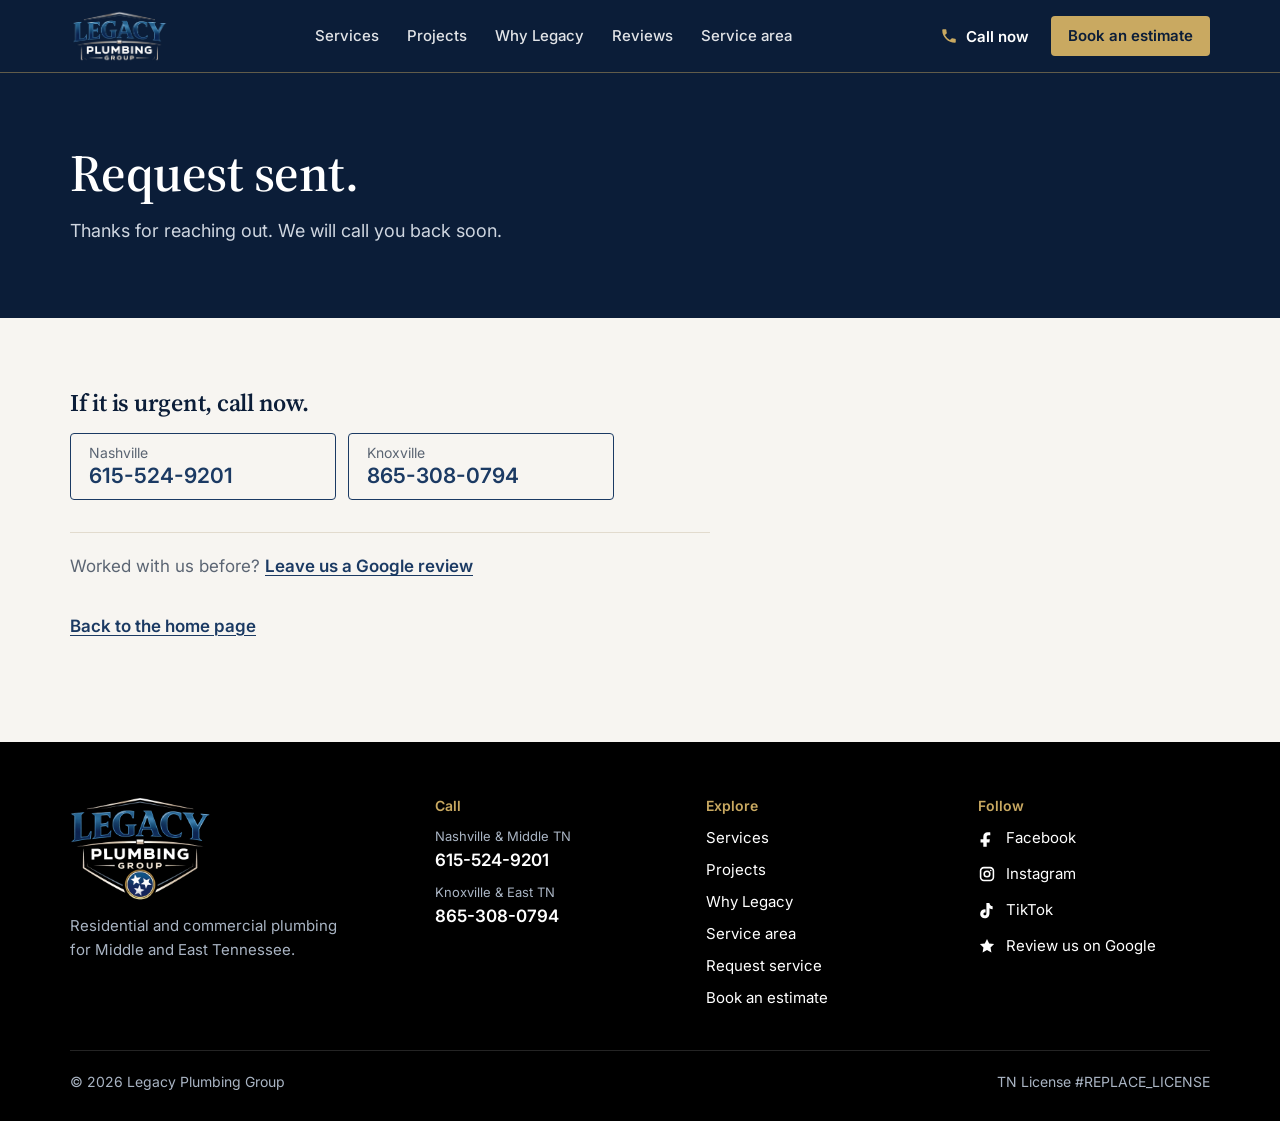
<file: thank-you.html>
<!doctype html>
<html lang="en">
  <head>
    <meta charset="utf-8" />
    <meta name="viewport" content="width=device-width, initial-scale=1" />
    <title>Request Sent | Legacy Plumbing Group</title>
    <meta name="description" content="Your service request was sent to Legacy Plumbing Group. We will call you back." />
    <meta name="robots" content="noindex" />
    <meta name="theme-color" content="#0b1d38" />
    <link rel="icon" type="image/png" sizes="64x64" href="favicon.png" />
    <link rel="apple-touch-icon" href="favicon.png" />
    <link rel="preconnect" href="https://fonts.googleapis.com" />
    <link rel="preconnect" href="https://fonts.gstatic.com" crossorigin />
    <link
      href="https://fonts.googleapis.com/css2?family=Inter:wght@400;500;600&family=Source+Serif+4:opsz,wght@8..60,500..700&display=swap"
      rel="stylesheet"
    />
    <link rel="stylesheet" href="styles.css" />
  </head>
  <body>
    <a class="skip-link" href="#main">Skip to content</a>

    <header class="site-header">
      <div class="header-inner">
        <a class="brand" href="/">
          <img src="assets/legacy-wordmark.png" width="841" height="458" alt="Legacy Plumbing Group, home" />
        </a>
        <nav class="site-nav" id="site-nav" aria-label="Main">
          <ul role="list">
            <li><a href="/#services">Services</a></li>
            <li><a href="/#projects">Projects</a></li>
            <li><a href="/#about">Why Legacy</a></li>
            <li><a href="/#reviews">Reviews</a></li>
            <li><a href="/#area">Service area</a></li>
            <li class="nav-extra"><a href="/#request">Request service</a></li>
          </ul>
        </nav>
        <div class="header-actions">
          <button type="button" class="call-trigger" popovertarget="call-sheet">
            <svg viewBox="0 0 24 24" aria-hidden="true"><path d="M6.6 10.8a15.1 15.1 0 0 0 6.6 6.6l2.2-2.2a1 1 0 0 1 1-.25c1.12.37 2.33.57 3.6.57a1 1 0 0 1 1 1V20a1 1 0 0 1-1 1A17 17 0 0 1 3 4a1 1 0 0 1 1-1h3.5a1 1 0 0 1 1 1c0 1.25.2 2.45.57 3.57a1 1 0 0 1-.25 1L6.6 10.8Z" /></svg>
            Call now
          </button>
          <a class="btn btn-gold btn-sm" href="book.html">Book an estimate</a>
          <button type="button" class="menu-toggle" aria-expanded="false" aria-controls="site-nav">
            <span class="menu-toggle-bars" aria-hidden="true"></span>
            Menu
          </button>
        </div>
      </div>
    </header>

    <div id="call-sheet" class="call-sheet" popover aria-labelledby="call-sheet-title">
      <div class="call-sheet-head">
        <div>
          <p class="call-sheet-title" id="call-sheet-title">Call Legacy Plumbing Group</p>
          <p class="call-sheet-note">Choose the number for your area. Emergency calls are answered 24/7.</p>
        </div>
        <button type="button" class="call-close" popovertarget="call-sheet" popovertargetaction="hide" aria-label="Close">&times;</button>
      </div>
      <a class="call-option" href="tel:+16155249201">
        <span class="call-region">Nashville &amp; Middle Tennessee</span>
        <span class="call-number tel">615-524-9201</span>
      </a>
      <a class="call-option" href="tel:+18653080794">
        <span class="call-region">Knoxville &amp; East Tennessee</span>
        <span class="call-number tel">865-308-0794</span>
      </a>
    </div>

    <main id="main">
      <section class="page-head" aria-labelledby="thanks-title">
        <div class="wrap">
          <h1 id="thanks-title">Request sent.</h1>
          <p>Thanks for reaching out. We will call you back soon.</p>
        </div>
      </section>

      <section class="page-body" aria-label="Urgent help">
        <div class="wrap message-page">
          <h2>If it is urgent, call now.</h2>
          <ul class="phone-list" role="list">
            <li>
              <a class="phone-chip" href="tel:+16155249201"><span>Nashville</span><strong>615-524-9201</strong></a>
            </li>
            <li>
              <a class="phone-chip" href="tel:+18653080794"><span>Knoxville</span><strong>865-308-0794</strong></a>
            </li>
          </ul>
          <p class="review-line">
            Worked with us before?
            <a href="REPLACE_GOOGLE_REVIEW_URL" target="_blank" rel="noopener">Leave us a Google review</a>
          </p>
          <a class="back-link" href="/">Back to the home page</a>
        </div>
      </section>
    </main>

    <footer class="site-footer">
      <div class="wrap footer-grid">
        <div class="footer-brand">
          <img class="footer-logo" src="assets/legacy-logo.jpg" width="1024" height="1024" loading="lazy" decoding="async" alt="Legacy Plumbing Group" />
          <p>Residential and commercial plumbing for Middle and East Tennessee.</p>
        </div>
        <div class="footer-call">
          <h2 class="footer-h">Call</h2>
          <ul class="footer-list" role="list">
            <li><span class="region-label">Nashville &amp; Middle TN</span><a class="tel" href="tel:+16155249201">615-524-9201</a></li>
            <li><span class="region-label">Knoxville &amp; East TN</span><a class="tel" href="tel:+18653080794">865-308-0794</a></li>
          </ul>
        </div>
        <nav aria-label="Footer">
          <h2 class="footer-h">Explore</h2>
          <ul class="footer-list" role="list">
            <li><a href="/#services">Services</a></li>
            <li><a href="/#projects">Projects</a></li>
            <li><a href="/#about">Why Legacy</a></li>
            <li><a href="/#area">Service area</a></li>
            <li><a href="/#request">Request service</a></li>
            <li><a href="book.html">Book an estimate</a></li>
          </ul>
        </nav>
        <div>
          <h2 class="footer-h">Follow</h2>
          <ul class="footer-list" role="list">
            <li>
              <a class="social-link" href="https://www.facebook.com/LegacyPG26" target="_blank" rel="noopener">
                <svg viewBox="0 0 24 24" aria-hidden="true"><path d="M14 8.4h2.4V4.6c-.5-.1-1.9-.2-3.5-.2-3.5 0-5.8 2.1-5.8 6v3.3H3.4V18h3.7v5.6h4.5V18h3.6l.6-4.3h-4.2v-2.9c0-1.2.3-2.4 2.4-2.4Z" /></svg>
                Facebook
              </a>
            </li>
            <li>
              <a class="social-link" href="https://www.instagram.com/legacy.plumbing.group/" target="_blank" rel="noopener">
                <svg viewBox="0 0 24 24" aria-hidden="true"><path d="M7.8 2.4h8.4c3 0 5.4 2.4 5.4 5.4v8.4c0 3-2.4 5.4-5.4 5.4H7.8c-3 0-5.4-2.4-5.4-5.4V7.8c0-3 2.4-5.4 5.4-5.4Zm8.4 17.1c1.8 0 3.3-1.5 3.3-3.3V7.8c0-1.8-1.5-3.3-3.3-3.3H7.8c-1.8 0-3.3 1.5-3.3 3.3v8.4c0 1.8 1.5 3.3 3.3 3.3h8.4ZM12 7.2a4.8 4.8 0 1 1 0 9.6 4.8 4.8 0 0 1 0-9.6Zm0 7.5a2.7 2.7 0 1 0 0-5.4 2.7 2.7 0 0 0 0 5.4Zm5-8.5a1.1 1.1 0 1 1 0 2.2 1.1 1.1 0 0 1 0-2.2Z" /></svg>
                Instagram
              </a>
            </li>
            <li>
              <a class="social-link" href="https://www.tiktok.com/@legacy_plumbing_group" target="_blank" rel="noopener">
                <svg viewBox="0 0 24 24" aria-hidden="true"><path d="M15.2 2.5c.3 2.5 1.8 4.2 4.3 4.4v4.1c-1.5 0-2.9-.4-4.2-1.2v6.5c0 4.1-2.5 6.8-6.3 6.8-3.5 0-6.1-2.5-6.1-5.8 0-3.8 3-6.5 7.2-6.1v4.2c-1.6-.3-2.8.4-2.8 1.8 0 1.1.8 1.8 1.9 1.8 1.3 0 2-.8 2-2.5v-14h4Z" /></svg>
                TikTok
              </a>
            </li>
            <li>
              <a class="social-link" href="REPLACE_GOOGLE_REVIEW_URL" target="_blank" rel="noopener">
                <svg viewBox="0 0 24 24" aria-hidden="true"><path d="M12 2.5l2.9 6 6.6.9-4.8 4.6 1.2 6.5L12 17.4l-5.9 3.1 1.2-6.5L2.5 9.4l6.6-.9z" /></svg>
                Review us on Google
              </a>
            </li>
          </ul>
        </div>
      </div>
      <div class="wrap">
        <div class="footer-base">
          <p>&copy; 2026 Legacy Plumbing Group</p>
          <p>TN License #REPLACE_LICENSE</p>
        </div>
      </div>
    </footer>

    <div class="mobile-bar">
      <button type="button" class="btn btn-call" popovertarget="call-sheet">
        <svg viewBox="0 0 24 24" aria-hidden="true"><path d="M6.6 10.8a15.1 15.1 0 0 0 6.6 6.6l2.2-2.2a1 1 0 0 1 1-.25c1.12.37 2.33.57 3.6.57a1 1 0 0 1 1 1V20a1 1 0 0 1-1 1A17 17 0 0 1 3 4a1 1 0 0 1 1-1h3.5a1 1 0 0 1 1 1c0 1.25.2 2.45.57 3.57a1 1 0 0 1-.25 1L6.6 10.8Z" /></svg>
        Call
      </button>
      <a class="btn btn-ghost-light" href="/#request">Request service</a>
    </div>

    <script>
      (function () {
        var header = document.querySelector(".site-header");
        var toggle = document.querySelector(".menu-toggle");
        if (!header || !toggle) return;
        function setOpen(open) {
          header.classList.toggle("nav-open", open);
          toggle.setAttribute("aria-expanded", String(open));
        }
        toggle.addEventListener("click", function () {
          setOpen(!header.classList.contains("nav-open"));
        });
        header.querySelectorAll(".site-nav a").forEach(function (link) {
          link.addEventListener("click", function () {
            setOpen(false);
          });
        });
        document.addEventListener("keydown", function (event) {
          if (event.key === "Escape" && header.classList.contains("nav-open")) {
            setOpen(false);
            toggle.focus();
          }
        });
      })();
    </script>
  </body>
</html>
</file>
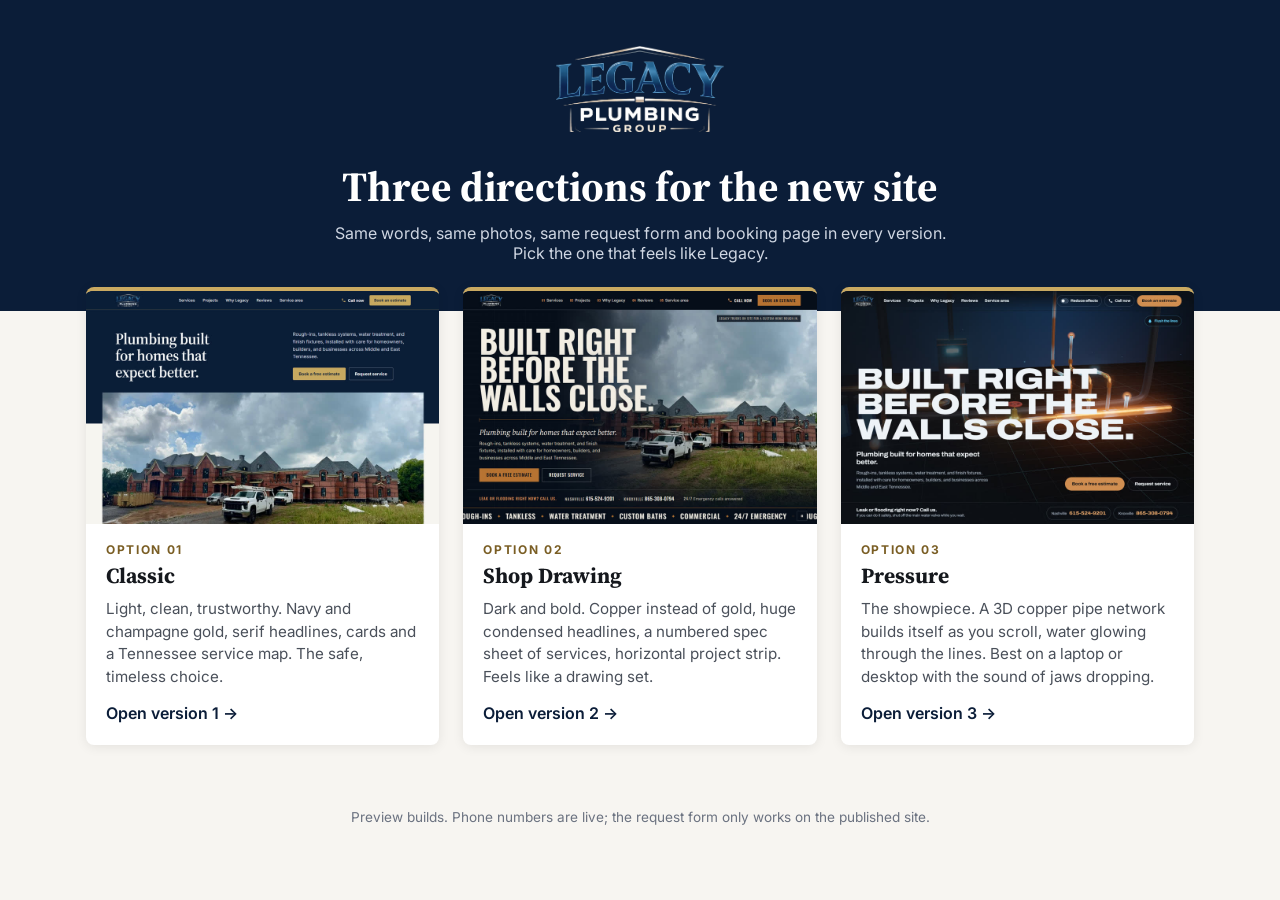
<file: versions.html>
<!doctype html>
<html lang="en">
<head>
  <meta charset="utf-8" />
  <meta name="viewport" content="width=device-width, initial-scale=1" />
  <meta name="robots" content="noindex" />
  <title>Legacy Plumbing Group — design options</title>
  <link rel="icon" href="/favicon.png" />
  <link rel="preconnect" href="https://fonts.googleapis.com" />
  <link rel="preconnect" href="https://fonts.gstatic.com" crossorigin />
  <link href="https://fonts.googleapis.com/css2?family=Inter:wght@400;600;700&family=Source+Serif+4:wght@700&display=swap" rel="stylesheet" />
  <style>
    :root { --navy:#0b1d38; --gold:#c9a961; --paper:#f7f5f1; --ink:#15181d; }
    * { box-sizing:border-box; }
    body { margin:0; font-family:Inter,system-ui,sans-serif; background:var(--paper); color:var(--ink); }
    header { background:var(--navy); color:#fff; padding:40px 16px 48px; text-align:center; }
    header img { width:180px; height:auto; }
    h1 { font-family:"Source Serif 4",Georgia,serif; font-size:clamp(1.8rem,4vw,2.6rem); margin:16px 0 8px; }
    header p { margin:0; color:#cfd6e2; max-width:620px; margin-inline:auto; }
    main { max-width:1140px; margin:-24px auto 64px; padding:0 16px; display:grid; gap:24px; grid-template-columns:repeat(auto-fit,minmax(300px,1fr)); }
    a.card { display:block; background:#fff; border-radius:8px; overflow:hidden; text-decoration:none; color:inherit;
      box-shadow:0 2px 12px rgba(0,0,0,.08); border-top:4px solid var(--gold); transition:transform .15s, box-shadow .15s; }
    a.card:hover, a.card:focus-visible { transform:translateY(-3px); box-shadow:0 8px 24px rgba(0,0,0,.14); outline:none; }
    a.card:focus-visible { box-shadow:0 0 0 3px var(--gold); }
    a.card img { width:100%; height:auto; aspect-ratio:900/593; object-fit:cover; object-position:top; display:block; background:#07101f; }
    .body { padding:18px 20px 22px; }
    .num { font-size:.75rem; letter-spacing:.14em; text-transform:uppercase; color:#7a5e24; font-weight:700; }
    h2 { font-family:"Source Serif 4",Georgia,serif; margin:4px 0 8px; font-size:1.35rem; }
    .body p { margin:0; color:#4a505a; font-size:.95rem; line-height:1.5; }
    .open { display:inline-block; margin-top:14px; font-weight:600; color:var(--navy); }
    footer { text-align:center; color:#6b7280; font-size:.85rem; padding:0 16px 40px; }
  </style>
</head>
<body>
  <header>
    <img src="/assets/legacy-wordmark.png" width="841" height="458" alt="Legacy Plumbing Group" />
    <h1>Three directions for the new site</h1>
    <p>Same words, same photos, same request form and booking page in every version. Pick the one that feels like Legacy.</p>
  </header>
  <main>
    <a class="card" href="/v1">
      <img src="/assets/previews/v1.jpg" width="900" height="593" alt="Version one: light, classic layout" />
      <div class="body">
        <div class="num">Option 01</div>
        <h2>Classic</h2>
        <p>Light, clean, trustworthy. Navy and champagne gold, serif headlines, cards and a Tennessee service map. The safe, timeless choice.</p>
        <span class="open">Open version 1 →</span>
      </div>
    </a>
    <a class="card" href="/v2/">
      <img src="/assets/previews/v2.jpg" width="900" height="593" alt="Version two: dark shop-drawing layout with copper" />
      <div class="body">
        <div class="num">Option 02</div>
        <h2>Shop Drawing</h2>
        <p>Dark and bold. Copper instead of gold, huge condensed headlines, a numbered spec sheet of services, horizontal project strip. Feels like a drawing set.</p>
        <span class="open">Open version 2 →</span>
      </div>
    </a>
    <a class="card" href="/v3/">
      <img src="/assets/previews/v3.jpg" width="900" height="593" alt="Version three: 3D copper pipe experience" />
      <div class="body">
        <div class="num">Option 03</div>
        <h2>Pressure</h2>
        <p>The showpiece. A 3D copper pipe network builds itself as you scroll, water glowing through the lines. Best on a laptop or desktop with the sound of jaws dropping.</p>
        <span class="open">Open version 3 →</span>
      </div>
    </a>
  </main>
  <footer>Preview builds. Phone numbers are live; the request form only works on the published site.</footer>
</body>
</html>
</file>
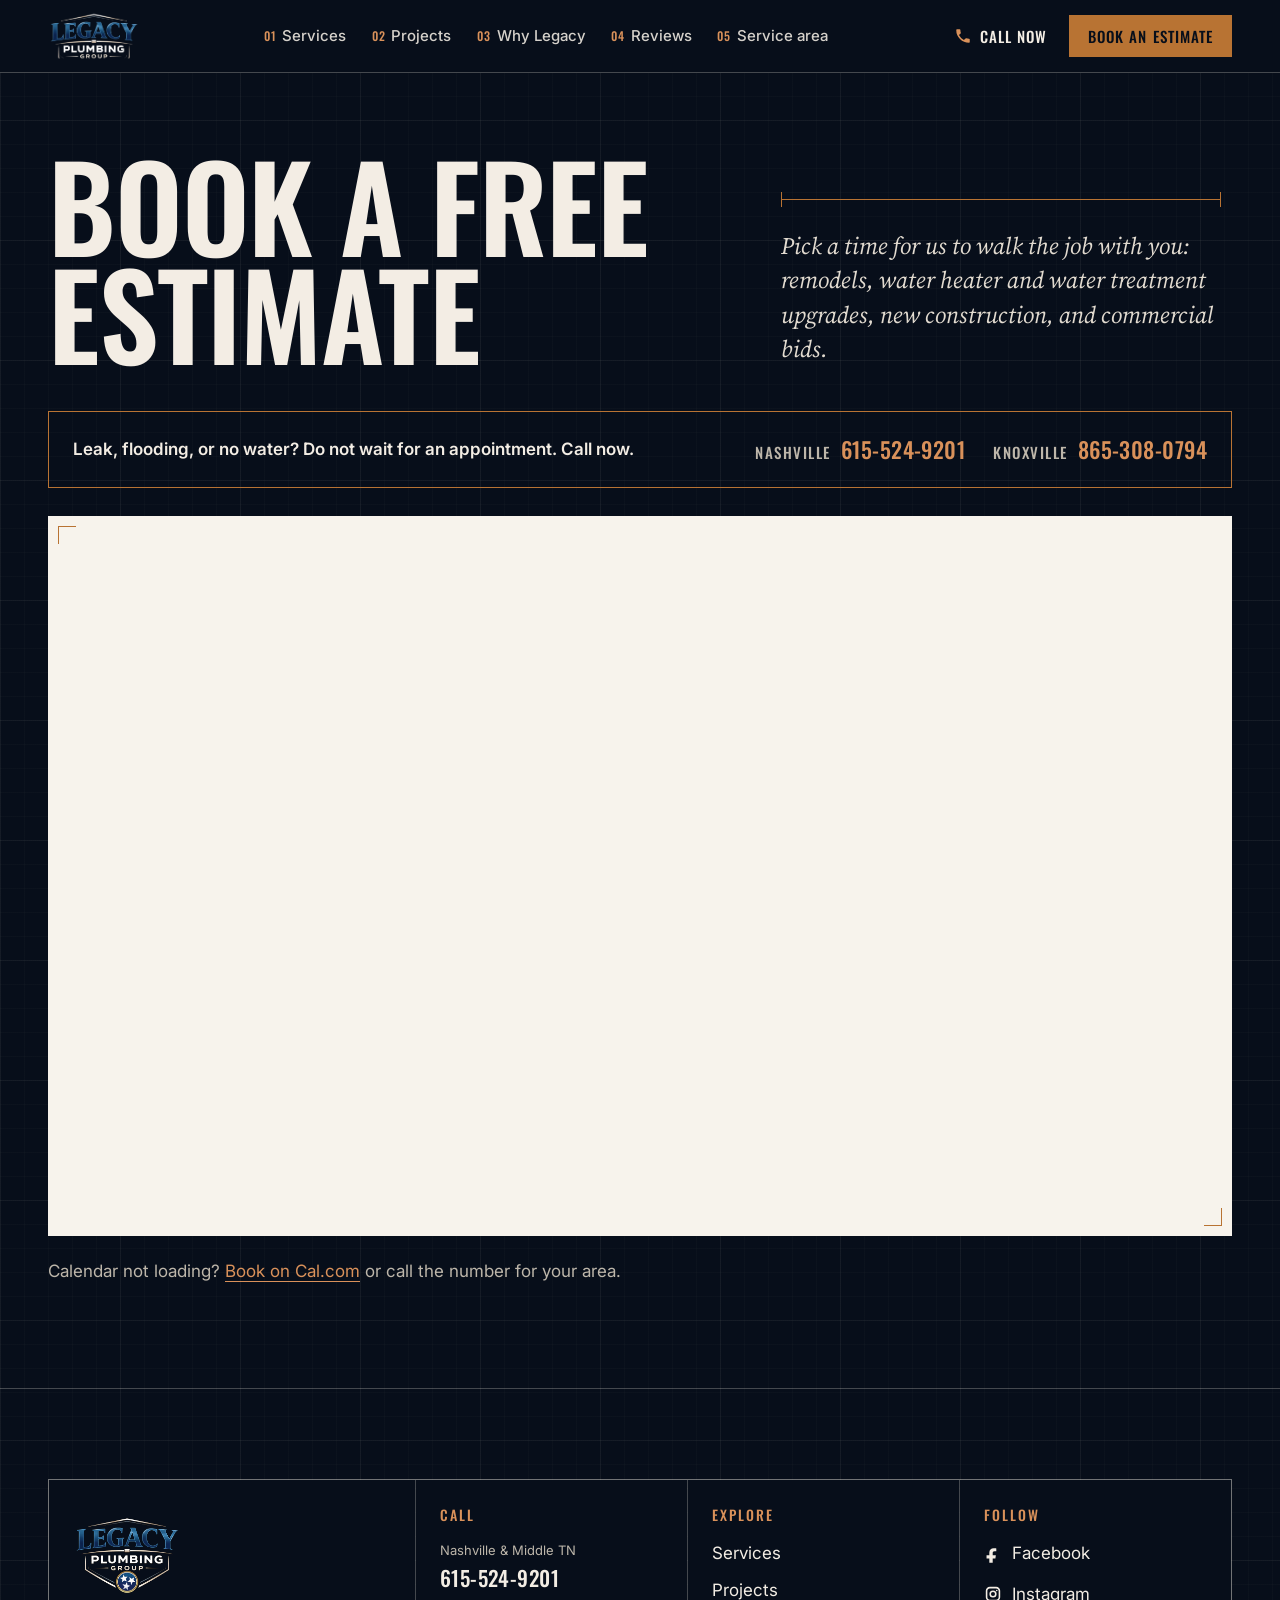
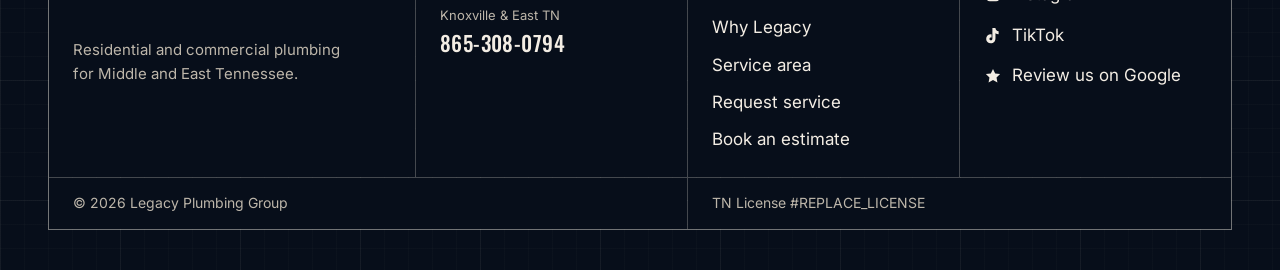
<file: v2/book.html>
<!doctype html>
<html lang="en">
  <head>
    <meta charset="utf-8" />
    <meta name="viewport" content="width=device-width, initial-scale=1" />
    <title>Book a Free Estimate | Legacy Plumbing Group</title>
    <meta name="description" content="Book a free plumbing estimate with Legacy Plumbing Group in Middle or East Tennessee. For leaks or flooding, call 615-524-9201 or 865-308-0794." />
    <meta name="robots" content="noindex" />
    <link rel="canonical" href="https://legacyplumbinggroup.netlify.app/v2/book.html" />
    <meta name="theme-color" content="#070e1a" />
    <link rel="icon" type="image/png" sizes="64x64" href="../favicon.png" />
    <link rel="apple-touch-icon" href="../favicon.png" />
    <link rel="preconnect" href="https://fonts.googleapis.com" />
    <link rel="preconnect" href="https://fonts.gstatic.com" crossorigin />
    <link
      href="https://fonts.googleapis.com/css2?family=Inter:wght@400;500;600&family=Oswald:wght@400;500;600&family=Source+Serif+4:ital,opsz,wght@0,8..60,400..600;1,8..60,400..600&display=swap"
      rel="stylesheet"
    />
    <link rel="stylesheet" href="/v2/styles.css" />
  </head>
  <body>
    <a class="skip-link" href="#main">Skip to content</a>

    <header class="site-header">
      <div class="header-inner">
        <a class="brand" href="/v2/">
          <img src="../assets/legacy-wordmark.png" width="841" height="458" alt="Legacy Plumbing Group, home" />
        </a>
        <nav class="site-nav" id="site-nav" aria-label="Main">
          <ul role="list">
            <li><a href="/v2/#services"><span class="nav-no" aria-hidden="true">01</span>Services</a></li>
            <li><a href="/v2/#projects"><span class="nav-no" aria-hidden="true">02</span>Projects</a></li>
            <li><a href="/v2/#about"><span class="nav-no" aria-hidden="true">03</span>Why Legacy</a></li>
            <li><a href="/v2/#reviews"><span class="nav-no" aria-hidden="true">04</span>Reviews</a></li>
            <li><a href="/v2/#area"><span class="nav-no" aria-hidden="true">05</span>Service area</a></li>
            <li class="nav-extra"><a href="/v2/#request"><span class="nav-no" aria-hidden="true">06</span>Request service</a></li>
          </ul>
        </nav>
        <div class="header-actions">
          <button type="button" class="call-trigger" popovertarget="call-sheet">
            <svg viewBox="0 0 24 24" aria-hidden="true"><path d="M6.6 10.8a15.1 15.1 0 0 0 6.6 6.6l2.2-2.2a1 1 0 0 1 1-.25c1.12.37 2.33.57 3.6.57a1 1 0 0 1 1 1V20a1 1 0 0 1-1 1A17 17 0 0 1 3 4a1 1 0 0 1 1-1h3.5a1 1 0 0 1 1 1c0 1.25.2 2.45.57 3.57a1 1 0 0 1-.25 1L6.6 10.8Z" /></svg>
            Call now
          </button>
          <a class="btn btn-copper btn-sm" href="/v2/book.html">Book an estimate</a>
          <button type="button" class="menu-toggle" aria-expanded="false" aria-controls="site-nav">
            <span class="menu-toggle-bars" aria-hidden="true"></span>
            Menu
          </button>
        </div>
      </div>
    </header>

    <div id="call-sheet" class="call-sheet" popover aria-labelledby="call-sheet-title">
      <div class="call-sheet-head">
        <div>
          <p class="call-sheet-title" id="call-sheet-title">Call Legacy Plumbing Group</p>
          <p class="call-sheet-note">Choose the number for your area. Emergency calls are answered 24/7.</p>
        </div>
        <button type="button" class="call-close" popovertarget="call-sheet" popovertargetaction="hide" aria-label="Close">&times;</button>
      </div>
      <a class="call-option" href="tel:+16155249201">
        <span class="call-region">Nashville &amp; Middle Tennessee</span>
        <span class="call-number tel">615-524-9201</span>
      </a>
      <a class="call-option" href="tel:+18653080794">
        <span class="call-region">Knoxville &amp; East Tennessee</span>
        <span class="call-number tel">865-308-0794</span>
      </a>
    </div>

    <main id="main">
      <section class="page-head" aria-labelledby="book-title">
        <div class="wrap page-head-grid">
          <h1 id="book-title" class="page-title"><span>Book a free</span> <span>estimate</span></h1>
          <div class="page-head-side">
            <div class="dim-rule" aria-hidden="true"></div>
            <p class="lead">
              Pick a time for us to walk the job with you: remodels, water heater and water treatment upgrades, new
              construction, and commercial bids.
            </p>
          </div>
        </div>
      </section>

      <section class="page-body" aria-label="Scheduling calendar">
        <div class="wrap">
          <div class="notice">
            <p>Leak, flooding, or no water? Do not wait for an appointment. Call now.</p>
            <p class="phone-row">
              <a href="tel:+16155249201">Nashville <span class="tel">615-524-9201</span></a>
              <a href="tel:+18653080794">Knoxville <span class="tel">865-308-0794</span></a>
            </p>
          </div>

          <div class="paper cal-paper">
            <div id="cal-inline" class="cal-frame"></div>
          </div>

          <p class="cal-fallback">
            Calendar not loading? <a href="https://cal.com/REPLACE_CAL_LINK">Book on Cal.com</a> or call the number
            for your area.
          </p>
        </div>
      </section>
    </main>

    <footer class="site-footer">
      <div class="wrap">
        <div class="title-block">
          <div class="tb-cell tb-brand">
            <img class="footer-logo" src="../assets/legacy-logo.jpg" width="1024" height="1024" loading="lazy" decoding="async" alt="Legacy Plumbing Group" />
            <p>Residential and commercial plumbing for Middle and East Tennessee.</p>
          </div>
          <div class="tb-cell">
            <h2 class="footer-h">Call</h2>
            <ul class="footer-list" role="list">
              <li><span class="region-label">Nashville &amp; Middle TN</span><a class="tel" href="tel:+16155249201">615-524-9201</a></li>
              <li><span class="region-label">Knoxville &amp; East TN</span><a class="tel" href="tel:+18653080794">865-308-0794</a></li>
            </ul>
          </div>
          <nav class="tb-cell" aria-label="Footer">
            <h2 class="footer-h">Explore</h2>
            <ul class="footer-list" role="list">
              <li><a href="/v2/#services">Services</a></li>
              <li><a href="/v2/#projects">Projects</a></li>
              <li><a href="/v2/#about">Why Legacy</a></li>
              <li><a href="/v2/#area">Service area</a></li>
              <li><a href="/v2/#request">Request service</a></li>
              <li><a href="/v2/book.html">Book an estimate</a></li>
            </ul>
          </nav>
          <div class="tb-cell">
            <h2 class="footer-h">Follow</h2>
            <ul class="footer-list" role="list">
              <li>
                <a class="social-link" href="https://www.facebook.com/LegacyPG26" target="_blank" rel="noopener">
                  <svg viewBox="0 0 24 24" aria-hidden="true"><path d="M14 8.4h2.4V4.6c-.5-.1-1.9-.2-3.5-.2-3.5 0-5.8 2.1-5.8 6v3.3H3.4V18h3.7v5.6h4.5V18h3.6l.6-4.3h-4.2v-2.9c0-1.2.3-2.4 2.4-2.4Z" /></svg>
                  Facebook
                </a>
              </li>
              <li>
                <a class="social-link" href="https://www.instagram.com/legacy.plumbing.group/" target="_blank" rel="noopener">
                  <svg viewBox="0 0 24 24" aria-hidden="true"><path d="M7.8 2.4h8.4c3 0 5.4 2.4 5.4 5.4v8.4c0 3-2.4 5.4-5.4 5.4H7.8c-3 0-5.4-2.4-5.4-5.4V7.8c0-3 2.4-5.4 5.4-5.4Zm8.4 17.1c1.8 0 3.3-1.5 3.3-3.3V7.8c0-1.8-1.5-3.3-3.3-3.3H7.8c-1.8 0-3.3 1.5-3.3 3.3v8.4c0 1.8 1.5 3.3 3.3 3.3h8.4ZM12 7.2a4.8 4.8 0 1 1 0 9.6 4.8 4.8 0 0 1 0-9.6Zm0 7.5a2.7 2.7 0 1 0 0-5.4 2.7 2.7 0 0 0 0 5.4Zm5-8.5a1.1 1.1 0 1 1 0 2.2 1.1 1.1 0 0 1 0-2.2Z" /></svg>
                  Instagram
                </a>
              </li>
              <li>
                <a class="social-link" href="https://www.tiktok.com/@legacy_plumbing_group" target="_blank" rel="noopener">
                  <svg viewBox="0 0 24 24" aria-hidden="true"><path d="M15.2 2.5c.3 2.5 1.8 4.2 4.3 4.4v4.1c-1.5 0-2.9-.4-4.2-1.2v6.5c0 4.1-2.5 6.8-6.3 6.8-3.5 0-6.1-2.5-6.1-5.8 0-3.8 3-6.5 7.2-6.1v4.2c-1.6-.3-2.8.4-2.8 1.8 0 1.1.8 1.8 1.9 1.8 1.3 0 2-.8 2-2.5v-14h4Z" /></svg>
                  TikTok
                </a>
              </li>
              <li>
                <a class="social-link" href="REPLACE_GOOGLE_REVIEW_URL" target="_blank" rel="noopener">
                  <svg viewBox="0 0 24 24" aria-hidden="true"><path d="M12 2.5l2.9 6 6.6.9-4.8 4.6 1.2 6.5L12 17.4l-5.9 3.1 1.2-6.5L2.5 9.4l6.6-.9z" /></svg>
                  Review us on Google
                </a>
              </li>
            </ul>
          </div>
          <div class="tb-cell tb-base">
            <p>&copy; 2026 Legacy Plumbing Group</p>
          </div>
          <div class="tb-cell tb-base">
            <p>TN License #REPLACE_LICENSE</p>
          </div>
        </div>
      </div>
    </footer>

    <div class="mobile-bar">
      <button type="button" class="btn btn-copper" popovertarget="call-sheet">
        <svg viewBox="0 0 24 24" aria-hidden="true"><path d="M6.6 10.8a15.1 15.1 0 0 0 6.6 6.6l2.2-2.2a1 1 0 0 1 1-.25c1.12.37 2.33.57 3.6.57a1 1 0 0 1 1 1V20a1 1 0 0 1-1 1A17 17 0 0 1 3 4a1 1 0 0 1 1-1h3.5a1 1 0 0 1 1 1c0 1.25.2 2.45.57 3.57a1 1 0 0 1-.25 1L6.6 10.8Z" /></svg>
        Call
      </button>
      <a class="btn btn-line" href="/v2/#request">Request service</a>
    </div>

    <div class="mobile-bar">
      <button type="button" class="btn btn-copper" popovertarget="call-sheet">
        <svg viewBox="0 0 24 24" aria-hidden="true"><path d="M6.6 10.8a15.1 15.1 0 0 0 6.6 6.6l2.2-2.2a1 1 0 0 1 1-.25c1.12.37 2.33.57 3.6.57a1 1 0 0 1 1 1V20a1 1 0 0 1-1 1A17 17 0 0 1 3 4a1 1 0 0 1 1-1h3.5a1 1 0 0 1 1 1c0 1.25.2 2.45.57 3.57a1 1 0 0 1-.25 1L6.6 10.8Z" /></svg>
        Call
      </button>
      <a class="btn btn-line" href="/v2/#request">Request service</a>
    </div>

    <script>
      (function () {
        var header = document.querySelector(".site-header");
        var toggle = document.querySelector(".menu-toggle");
        if (!header || !toggle) return;
        function setOpen(open) {
          header.classList.toggle("nav-open", open);
          toggle.setAttribute("aria-expanded", String(open));
        }
        toggle.addEventListener("click", function () {
          setOpen(!header.classList.contains("nav-open"));
        });
        header.querySelectorAll(".site-nav a").forEach(function (link) {
          link.addEventListener("click", function () {
            setOpen(false);
          });
        });
        document.addEventListener("keydown", function (event) {
          if (event.key === "Escape" && header.classList.contains("nav-open")) {
            setOpen(false);
            toggle.focus();
          }
        });
      })();
    </script>

    <!-- Cal.com inline embed -->
    <script type="text/javascript">
      (function (C, A, L) {
        let p = function (a, ar) {
          a.q.push(ar);
        };
        let d = C.document;
        C.Cal =
          C.Cal ||
          function () {
            let cal = C.Cal;
            let ar = arguments;
            if (!cal.loaded) {
              cal.ns = {};
              cal.q = cal.q || [];
              d.head.appendChild(d.createElement("script")).src = A;
              cal.loaded = true;
            }
            if (ar[0] === L) {
              const api = function () {
                p(api, arguments);
              };
              const namespace = ar[1];
              api.q = api.q || [];
              if (typeof namespace === "string") {
                cal.ns[namespace] = cal.ns[namespace] || api;
                p(cal.ns[namespace], ar);
                p(cal, ["initNamespace", namespace]);
              } else p(cal, ar);
              return;
            }
            p(cal, ar);
          };
      })(window, "https://app.cal.com/embed/embed.js", "init");

      Cal("init", { origin: "https://cal.com" });

      Cal("inline", {
        elementOrSelector: "#cal-inline",
        calLink: "REPLACE_CAL_LINK",
        config: { layout: "month_view" }
      });

      Cal("ui", {
        theme: "light",
        hideEventTypeDetails: false,
        layout: "month_view",
        cssVarsPerTheme: { light: { "cal-brand": "#1b3a63" } }
      });
    </script>
  </body>
</html>
</file>
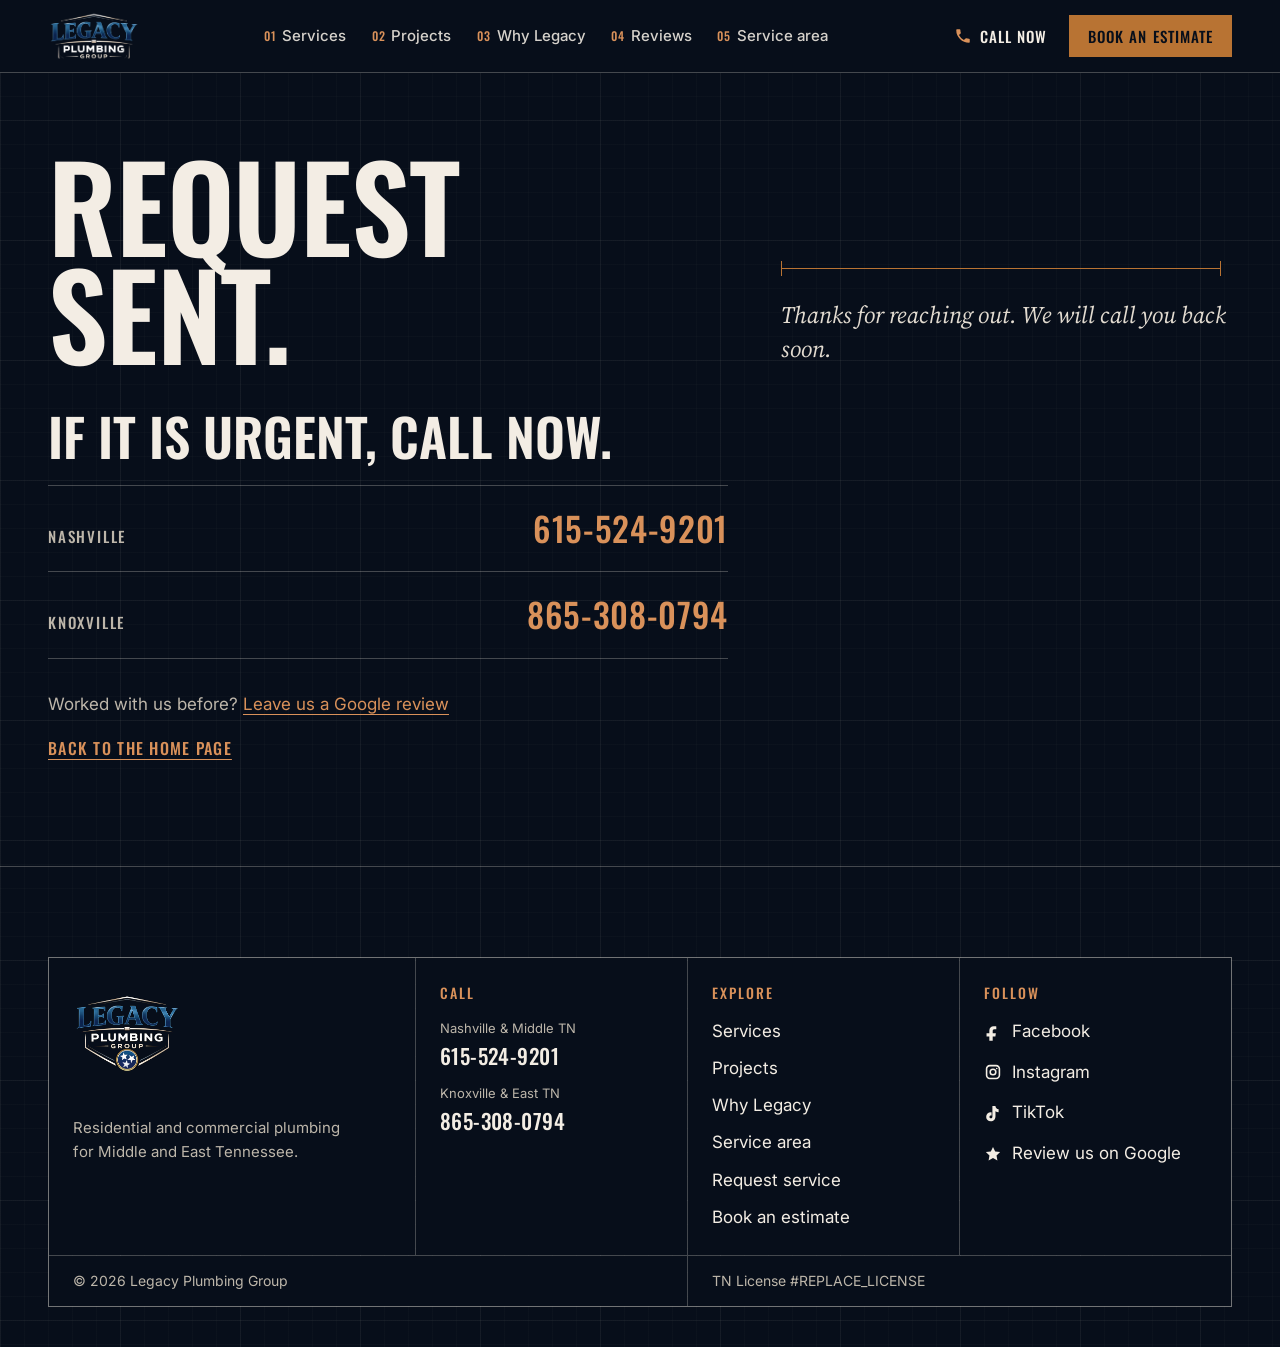
<file: v2/thank-you.html>
<!doctype html>
<html lang="en">
  <head>
    <meta charset="utf-8" />
    <meta name="viewport" content="width=device-width, initial-scale=1" />
    <title>Request Sent | Legacy Plumbing Group</title>
    <meta name="description" content="Your service request was sent to Legacy Plumbing Group. We will call you back." />
    <meta name="robots" content="noindex" />
    <meta name="theme-color" content="#070e1a" />
    <link rel="icon" type="image/png" sizes="64x64" href="../favicon.png" />
    <link rel="apple-touch-icon" href="../favicon.png" />
    <link rel="preconnect" href="https://fonts.googleapis.com" />
    <link rel="preconnect" href="https://fonts.gstatic.com" crossorigin />
    <link
      href="https://fonts.googleapis.com/css2?family=Inter:wght@400;500;600&family=Oswald:wght@400;500;600&family=Source+Serif+4:ital,opsz,wght@0,8..60,400..600;1,8..60,400..600&display=swap"
      rel="stylesheet"
    />
    <link rel="stylesheet" href="/v2/styles.css" />
  </head>
  <body>
    <a class="skip-link" href="#main">Skip to content</a>

    <header class="site-header">
      <div class="header-inner">
        <a class="brand" href="/v2/">
          <img src="../assets/legacy-wordmark.png" width="841" height="458" alt="Legacy Plumbing Group, home" />
        </a>
        <nav class="site-nav" id="site-nav" aria-label="Main">
          <ul role="list">
            <li><a href="/v2/#services"><span class="nav-no" aria-hidden="true">01</span>Services</a></li>
            <li><a href="/v2/#projects"><span class="nav-no" aria-hidden="true">02</span>Projects</a></li>
            <li><a href="/v2/#about"><span class="nav-no" aria-hidden="true">03</span>Why Legacy</a></li>
            <li><a href="/v2/#reviews"><span class="nav-no" aria-hidden="true">04</span>Reviews</a></li>
            <li><a href="/v2/#area"><span class="nav-no" aria-hidden="true">05</span>Service area</a></li>
            <li class="nav-extra"><a href="/v2/#request"><span class="nav-no" aria-hidden="true">06</span>Request service</a></li>
          </ul>
        </nav>
        <div class="header-actions">
          <button type="button" class="call-trigger" popovertarget="call-sheet">
            <svg viewBox="0 0 24 24" aria-hidden="true"><path d="M6.6 10.8a15.1 15.1 0 0 0 6.6 6.6l2.2-2.2a1 1 0 0 1 1-.25c1.12.37 2.33.57 3.6.57a1 1 0 0 1 1 1V20a1 1 0 0 1-1 1A17 17 0 0 1 3 4a1 1 0 0 1 1-1h3.5a1 1 0 0 1 1 1c0 1.25.2 2.45.57 3.57a1 1 0 0 1-.25 1L6.6 10.8Z" /></svg>
            Call now
          </button>
          <a class="btn btn-copper btn-sm" href="/v2/book.html">Book an estimate</a>
          <button type="button" class="menu-toggle" aria-expanded="false" aria-controls="site-nav">
            <span class="menu-toggle-bars" aria-hidden="true"></span>
            Menu
          </button>
        </div>
      </div>
    </header>

    <div id="call-sheet" class="call-sheet" popover aria-labelledby="call-sheet-title">
      <div class="call-sheet-head">
        <div>
          <p class="call-sheet-title" id="call-sheet-title">Call Legacy Plumbing Group</p>
          <p class="call-sheet-note">Choose the number for your area. Emergency calls are answered 24/7.</p>
        </div>
        <button type="button" class="call-close" popovertarget="call-sheet" popovertargetaction="hide" aria-label="Close">&times;</button>
      </div>
      <a class="call-option" href="tel:+16155249201">
        <span class="call-region">Nashville &amp; Middle Tennessee</span>
        <span class="call-number tel">615-524-9201</span>
      </a>
      <a class="call-option" href="tel:+18653080794">
        <span class="call-region">Knoxville &amp; East Tennessee</span>
        <span class="call-number tel">865-308-0794</span>
      </a>
    </div>

    <main id="main">
      <section class="page-head" aria-labelledby="thanks-title">
        <div class="wrap page-head-grid">
          <h1 id="thanks-title" class="page-title">Request sent.</h1>
          <div class="page-head-side">
            <div class="dim-rule" aria-hidden="true"></div>
            <p class="lead">Thanks for reaching out. We will call you back soon.</p>
          </div>
        </div>
      </section>

      <section class="page-body" aria-label="Urgent help">
        <div class="wrap message-page">
          <h2>If it is urgent, call now.</h2>
          <ul class="phone-list" role="list">
            <li>
              <a class="phone-line" href="tel:+16155249201"><span>Nashville</span><strong class="tel">615-524-9201</strong></a>
            </li>
            <li>
              <a class="phone-line" href="tel:+18653080794"><span>Knoxville</span><strong class="tel">865-308-0794</strong></a>
            </li>
          </ul>
          <p class="review-line">
            Worked with us before?
            <a href="REPLACE_GOOGLE_REVIEW_URL" target="_blank" rel="noopener">Leave us a Google review</a>
          </p>
          <a class="back-link" href="/v2/">Back to the home page</a>
        </div>
      </section>
    </main>

    <footer class="site-footer">
      <div class="wrap">
        <div class="title-block">
          <div class="tb-cell tb-brand">
            <img class="footer-logo" src="../assets/legacy-logo.jpg" width="1024" height="1024" loading="lazy" decoding="async" alt="Legacy Plumbing Group" />
            <p>Residential and commercial plumbing for Middle and East Tennessee.</p>
          </div>
          <div class="tb-cell">
            <h2 class="footer-h">Call</h2>
            <ul class="footer-list" role="list">
              <li><span class="region-label">Nashville &amp; Middle TN</span><a class="tel" href="tel:+16155249201">615-524-9201</a></li>
              <li><span class="region-label">Knoxville &amp; East TN</span><a class="tel" href="tel:+18653080794">865-308-0794</a></li>
            </ul>
          </div>
          <nav class="tb-cell" aria-label="Footer">
            <h2 class="footer-h">Explore</h2>
            <ul class="footer-list" role="list">
              <li><a href="/v2/#services">Services</a></li>
              <li><a href="/v2/#projects">Projects</a></li>
              <li><a href="/v2/#about">Why Legacy</a></li>
              <li><a href="/v2/#area">Service area</a></li>
              <li><a href="/v2/#request">Request service</a></li>
              <li><a href="/v2/book.html">Book an estimate</a></li>
            </ul>
          </nav>
          <div class="tb-cell">
            <h2 class="footer-h">Follow</h2>
            <ul class="footer-list" role="list">
              <li>
                <a class="social-link" href="https://www.facebook.com/LegacyPG26" target="_blank" rel="noopener">
                  <svg viewBox="0 0 24 24" aria-hidden="true"><path d="M14 8.4h2.4V4.6c-.5-.1-1.9-.2-3.5-.2-3.5 0-5.8 2.1-5.8 6v3.3H3.4V18h3.7v5.6h4.5V18h3.6l.6-4.3h-4.2v-2.9c0-1.2.3-2.4 2.4-2.4Z" /></svg>
                  Facebook
                </a>
              </li>
              <li>
                <a class="social-link" href="https://www.instagram.com/legacy.plumbing.group/" target="_blank" rel="noopener">
                  <svg viewBox="0 0 24 24" aria-hidden="true"><path d="M7.8 2.4h8.4c3 0 5.4 2.4 5.4 5.4v8.4c0 3-2.4 5.4-5.4 5.4H7.8c-3 0-5.4-2.4-5.4-5.4V7.8c0-3 2.4-5.4 5.4-5.4Zm8.4 17.1c1.8 0 3.3-1.5 3.3-3.3V7.8c0-1.8-1.5-3.3-3.3-3.3H7.8c-1.8 0-3.3 1.5-3.3 3.3v8.4c0 1.8 1.5 3.3 3.3 3.3h8.4ZM12 7.2a4.8 4.8 0 1 1 0 9.6 4.8 4.8 0 0 1 0-9.6Zm0 7.5a2.7 2.7 0 1 0 0-5.4 2.7 2.7 0 0 0 0 5.4Zm5-8.5a1.1 1.1 0 1 1 0 2.2 1.1 1.1 0 0 1 0-2.2Z" /></svg>
                  Instagram
                </a>
              </li>
              <li>
                <a class="social-link" href="https://www.tiktok.com/@legacy_plumbing_group" target="_blank" rel="noopener">
                  <svg viewBox="0 0 24 24" aria-hidden="true"><path d="M15.2 2.5c.3 2.5 1.8 4.2 4.3 4.4v4.1c-1.5 0-2.9-.4-4.2-1.2v6.5c0 4.1-2.5 6.8-6.3 6.8-3.5 0-6.1-2.5-6.1-5.8 0-3.8 3-6.5 7.2-6.1v4.2c-1.6-.3-2.8.4-2.8 1.8 0 1.1.8 1.8 1.9 1.8 1.3 0 2-.8 2-2.5v-14h4Z" /></svg>
                  TikTok
                </a>
              </li>
              <li>
                <a class="social-link" href="REPLACE_GOOGLE_REVIEW_URL" target="_blank" rel="noopener">
                  <svg viewBox="0 0 24 24" aria-hidden="true"><path d="M12 2.5l2.9 6 6.6.9-4.8 4.6 1.2 6.5L12 17.4l-5.9 3.1 1.2-6.5L2.5 9.4l6.6-.9z" /></svg>
                  Review us on Google
                </a>
              </li>
            </ul>
          </div>
          <div class="tb-cell tb-base">
            <p>&copy; 2026 Legacy Plumbing Group</p>
          </div>
          <div class="tb-cell tb-base">
            <p>TN License #REPLACE_LICENSE</p>
          </div>
        </div>
      </div>
    </footer>

    <div class="mobile-bar">
      <button type="button" class="btn btn-copper" popovertarget="call-sheet">
        <svg viewBox="0 0 24 24" aria-hidden="true"><path d="M6.6 10.8a15.1 15.1 0 0 0 6.6 6.6l2.2-2.2a1 1 0 0 1 1-.25c1.12.37 2.33.57 3.6.57a1 1 0 0 1 1 1V20a1 1 0 0 1-1 1A17 17 0 0 1 3 4a1 1 0 0 1 1-1h3.5a1 1 0 0 1 1 1c0 1.25.2 2.45.57 3.57a1 1 0 0 1-.25 1L6.6 10.8Z" /></svg>
        Call
      </button>
      <a class="btn btn-line" href="/v2/#request">Request service</a>
    </div>

    <div class="mobile-bar">
      <button type="button" class="btn btn-copper" popovertarget="call-sheet">
        <svg viewBox="0 0 24 24" aria-hidden="true"><path d="M6.6 10.8a15.1 15.1 0 0 0 6.6 6.6l2.2-2.2a1 1 0 0 1 1-.25c1.12.37 2.33.57 3.6.57a1 1 0 0 1 1 1V20a1 1 0 0 1-1 1A17 17 0 0 1 3 4a1 1 0 0 1 1-1h3.5a1 1 0 0 1 1 1c0 1.25.2 2.45.57 3.57a1 1 0 0 1-.25 1L6.6 10.8Z" /></svg>
        Call
      </button>
      <a class="btn btn-line" href="/v2/#request">Request service</a>
    </div>

    <script>
      (function () {
        var header = document.querySelector(".site-header");
        var toggle = document.querySelector(".menu-toggle");
        if (!header || !toggle) return;
        function setOpen(open) {
          header.classList.toggle("nav-open", open);
          toggle.setAttribute("aria-expanded", String(open));
        }
        toggle.addEventListener("click", function () {
          setOpen(!header.classList.contains("nav-open"));
        });
        header.querySelectorAll(".site-nav a").forEach(function (link) {
          link.addEventListener("click", function () {
            setOpen(false);
          });
        });
        document.addEventListener("keydown", function (event) {
          if (event.key === "Escape" && header.classList.contains("nav-open")) {
            setOpen(false);
            toggle.focus();
          }
        });
      })();
    </script>
  </body>
</html>
</file>
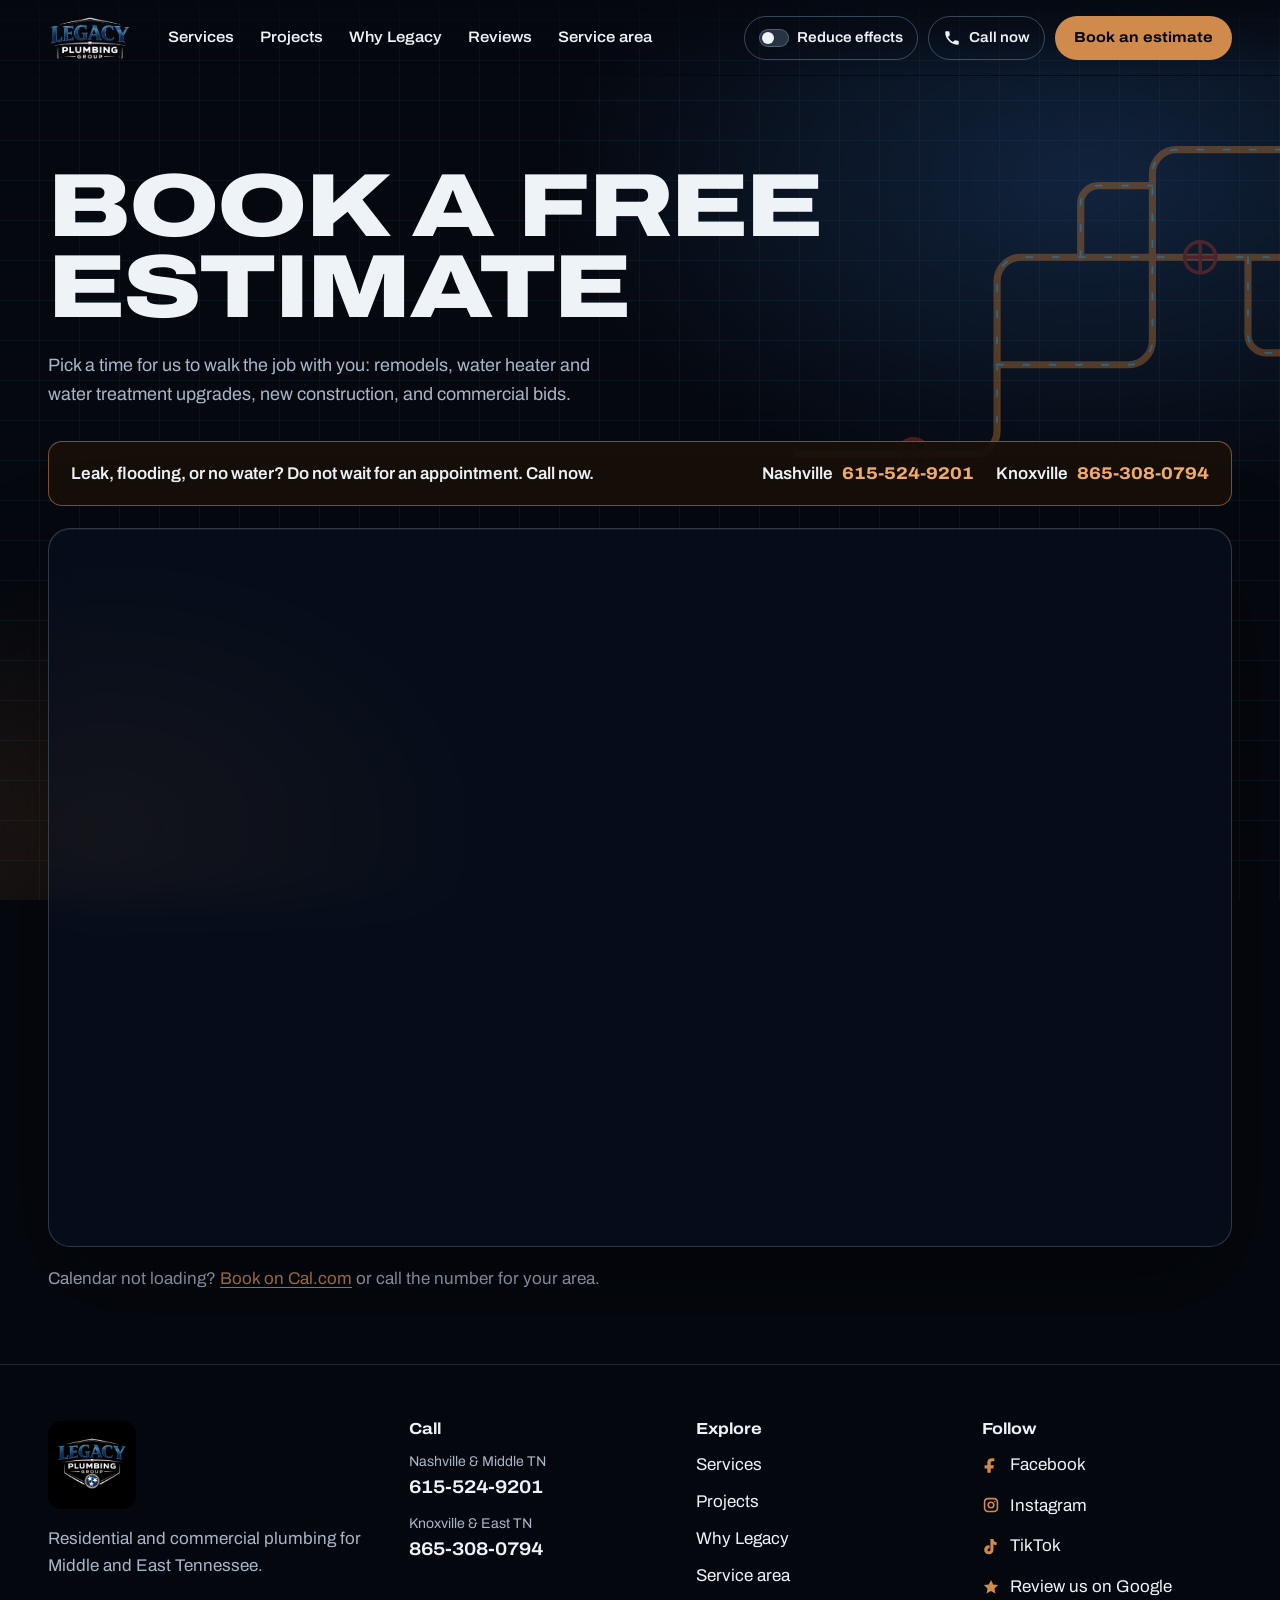
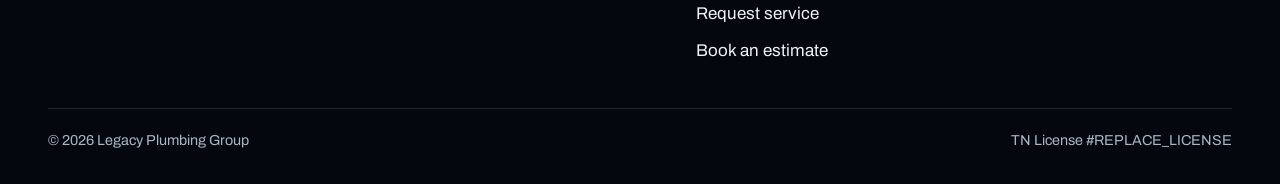
<file: v3/book.html>
<!doctype html>
<html lang="en">
  <head>
    <meta charset="utf-8" />
    <meta name="viewport" content="width=device-width, initial-scale=1" />
    <title>Book a Free Estimate | Legacy Plumbing Group</title>
    <meta name="description" content="Book a free plumbing estimate with Legacy Plumbing Group in Middle or East Tennessee. For leaks or flooding, call 615-524-9201 or 865-308-0794." />
    <meta name="robots" content="noindex" />
    <link rel="canonical" href="https://legacyplumbinggroup.netlify.app/v3/book.html" />
    <meta name="theme-color" content="#05080f" />
    <link rel="icon" type="image/png" sizes="64x64" href="../favicon.png" />
    <link rel="apple-touch-icon" href="../favicon.png" />
    <!-- Decide before first paint: full effects, or the static version. -->
    <script>
      (function () {
        var h = document.documentElement, s = null;
        try { s = localStorage.getItem("lpg-v3-fx"); } catch (e) {}
        var gl = "WebGL2RenderingContext" in window;
        var rm = matchMedia("(prefers-reduced-motion: reduce)").matches;
        var c = navigator.connection;
        var phone = matchMedia("(max-width: 760px), (pointer: coarse)").matches;
        var saver = !!(c && c.saveData) && phone;
        var on = gl && (s === "on" || (s !== "off" && !rm && !saver));
        h.classList.add(on ? "fx" : "no-fx");
        if (!gl) h.classList.add("no-gl");
        if (on && h.hasAttribute("data-scene")) {
          var B = "https://cdn.jsdelivr.net/npm/three@0.170.0/", J = B + "examples/jsm/";
          [B + "build/three.module.min.js", "/v3/scene.js", J + "postprocessing/EffectComposer.js", J + "postprocessing/RenderPass.js",
           J + "postprocessing/UnrealBloomPass.js", J + "postprocessing/OutputPass.js", J + "postprocessing/Pass.js",
           J + "postprocessing/ShaderPass.js", J + "postprocessing/MaskPass.js", J + "shaders/CopyShader.js",
           J + "shaders/LuminosityHighPassShader.js", J + "shaders/OutputShader.js", J + "environments/RoomEnvironment.js"
          ].forEach(function (u) {
            var l = document.createElement("link");
            l.rel = "modulepreload";
            l.href = u;
            document.head.appendChild(l);
          });
        }
      })();
    </script>

    <link rel="preconnect" href="https://fonts.googleapis.com" />
    <link rel="preconnect" href="https://fonts.gstatic.com" crossorigin />
    <link
      rel="preload"
      as="style"
      href="https://fonts.googleapis.com/css2?family=Archivo:wdth,wght@62..125,100..900&display=swap"
      onload="this.onload=null;this.rel='stylesheet'"
    />
    <noscript>
      <link rel="stylesheet" href="https://fonts.googleapis.com/css2?family=Archivo:wdth,wght@62..125,100..900&display=swap" />
    </noscript>
    <link rel="stylesheet" href="/v3/styles.css" />
    <script type="module" src="/v3/main.js"></script>
  </head>
  <body>
    <a class="skip-link" href="#main">Skip to content</a>

    <!-- Static drafting backdrop: copper runs with water flowing through them. Decorative only. -->
    <div class="blueprint" aria-hidden="true">
      <svg viewBox="0 0 900 700" width="900" height="700">
        <g class="bp-pipe">
          <path d="M-20 620H300a40 40 0 0 0 40-40V330a40 40 0 0 1 40-40H940" />
          <path d="M340 470H560a40 40 0 0 0 40-40V150a40 40 0 0 1 40-40H940" />
          <path d="M480 290V200a30 30 0 0 1 30-30H600" />
          <path d="M760 290V420a30 30 0 0 0 30 30H940" />
        </g>
        <g class="bp-flow">
          <path d="M-20 620H300a40 40 0 0 0 40-40V330a40 40 0 0 1 40-40H940" />
          <path d="M340 470H560a40 40 0 0 0 40-40V150a40 40 0 0 1 40-40H940" />
          <path d="M480 290V200a30 30 0 0 1 30-30H600" />
          <path d="M760 290V420a30 30 0 0 0 30 30H940" />
        </g>
        <g fill="none" stroke="#a3312a" stroke-width="6">
          <circle cx="200" cy="620" r="26" />
          <path d="M174 620H226M200 594V646" />
          <circle cx="680" cy="290" r="26" />
          <path d="M654 290H706M680 264V316" />
        </g>
      </svg>
    </div>

    <header class="site-header">
      <div class="header-inner">
        <a class="brand" href="/v3/">
          <img src="../assets/legacy-wordmark.png" width="841" height="458" alt="Legacy Plumbing Group, home" />
        </a>
        <nav class="site-nav" id="site-nav" aria-label="Main">
          <ul role="list">
            <li><a href="/v3/#services">Services</a></li>
            <li><a href="/v3/#projects">Projects</a></li>
            <li><a href="/v3/#about">Why Legacy</a></li>
            <li><a href="/v3/#reviews">Reviews</a></li>
            <li><a href="/v3/#area">Service area</a></li>
            <li class="nav-extra"><a href="/v3/#request">Request service</a></li>
          </ul>
        </nav>
        <div class="header-actions">
          <button type="button" class="fx-toggle" aria-pressed="false" aria-label="Reduce effects">
            <span class="fx-state" aria-hidden="true"></span>
            <span class="fx-label">Reduce effects</span>
          </button>
          <button type="button" class="call-trigger" popovertarget="call-sheet">
            <svg viewBox="0 0 24 24" aria-hidden="true"><path d="M6.6 10.8a15.1 15.1 0 0 0 6.6 6.6l2.2-2.2a1 1 0 0 1 1-.25c1.12.37 2.33.57 3.6.57a1 1 0 0 1 1 1V20a1 1 0 0 1-1 1A17 17 0 0 1 3 4a1 1 0 0 1 1-1h3.5a1 1 0 0 1 1 1c0 1.25.2 2.45.57 3.57a1 1 0 0 1-.25 1L6.6 10.8Z" /></svg>
            Call now
          </button>
          <a class="btn btn-copper btn-sm" href="/v3/book.html" data-magnet>Book an estimate</a>
          <button type="button" class="menu-toggle" aria-expanded="false" aria-controls="site-nav">
            <span class="menu-toggle-bars" aria-hidden="true"></span>
            Menu
          </button>
        </div>
      </div>
    </header>

    <div id="call-sheet" class="call-sheet" popover aria-labelledby="call-sheet-title">
      <div class="call-sheet-head">
        <div>
          <p class="call-sheet-title" id="call-sheet-title">Call Legacy Plumbing Group</p>
          <p class="call-sheet-note">Choose the number for your area. Emergency calls are answered 24/7.</p>
        </div>
        <button type="button" class="call-close" popovertarget="call-sheet" popovertargetaction="hide" aria-label="Close">&times;</button>
      </div>
      <a class="call-option" href="tel:+16155249201">
        <span class="call-region">Nashville &amp; Middle Tennessee</span>
        <span class="call-number tel">615-524-9201</span>
      </a>
      <a class="call-option" href="tel:+18653080794">
        <span class="call-region">Knoxville &amp; East Tennessee</span>
        <span class="call-number tel">865-308-0794</span>
      </a>
    </div>

    <main id="main">
      <section class="page-head" aria-labelledby="book-title">
        <div class="wrap">
          <h1 id="book-title" class="page-title">Book a free estimate</h1>
          <p class="lead">
            Pick a time for us to walk the job with you: remodels, water heater and water treatment upgrades, new
            construction, and commercial bids.
          </p>
        </div>
      </section>

      <section class="page-body" aria-label="Scheduling calendar">
        <div class="wrap">
          <div class="notice">
            <p>Leak, flooding, or no water? Do not wait for an appointment. Call now.</p>
            <p class="phone-row">
              <a href="tel:+16155249201">Nashville <span class="tel">615-524-9201</span></a>
              <a href="tel:+18653080794">Knoxville <span class="tel">865-308-0794</span></a>
            </p>
          </div>

          <div class="frost cal-panel">
            <div id="cal-inline" class="cal-frame"></div>
          </div>

          <p class="cal-fallback">
            Calendar not loading? <a href="https://cal.com/REPLACE_CAL_LINK">Book on Cal.com</a> or call the number
            for your area.
          </p>
        </div>
      </section>
    </main>

    <footer class="site-footer">
      <div class="wrap footer-grid">
        <div class="footer-brand">
          <img class="footer-logo" src="../assets/legacy-logo.jpg" width="1024" height="1024" loading="lazy" decoding="async" alt="Legacy Plumbing Group" />
          <p>Residential and commercial plumbing for Middle and East Tennessee.</p>
        </div>
        <div>
          <h2 class="footer-h">Call</h2>
          <ul class="footer-list" role="list">
            <li><span class="region-label">Nashville &amp; Middle TN</span><a class="tel" href="tel:+16155249201">615-524-9201</a></li>
            <li><span class="region-label">Knoxville &amp; East TN</span><a class="tel" href="tel:+18653080794">865-308-0794</a></li>
          </ul>
        </div>
        <nav aria-label="Footer">
          <h2 class="footer-h">Explore</h2>
          <ul class="footer-list" role="list">
            <li><a href="/v3/#services">Services</a></li>
            <li><a href="/v3/#projects">Projects</a></li>
            <li><a href="/v3/#about">Why Legacy</a></li>
            <li><a href="/v3/#area">Service area</a></li>
            <li><a href="/v3/#request">Request service</a></li>
            <li><a href="/v3/book.html">Book an estimate</a></li>
          </ul>
        </nav>
        <div>
          <h2 class="footer-h">Follow</h2>
          <ul class="footer-list" role="list">
            <li>
              <a class="social-link" href="https://www.facebook.com/LegacyPG26" target="_blank" rel="noopener">
                <svg viewBox="0 0 24 24" aria-hidden="true"><path d="M14 8.4h2.4V4.6c-.5-.1-1.9-.2-3.5-.2-3.5 0-5.8 2.1-5.8 6v3.3H3.4V18h3.7v5.6h4.5V18h3.6l.6-4.3h-4.2v-2.9c0-1.2.3-2.4 2.4-2.4Z" /></svg>
                Facebook
              </a>
            </li>
            <li>
              <a class="social-link" href="https://www.instagram.com/legacy.plumbing.group/" target="_blank" rel="noopener">
                <svg viewBox="0 0 24 24" aria-hidden="true"><path d="M7.8 2.4h8.4c3 0 5.4 2.4 5.4 5.4v8.4c0 3-2.4 5.4-5.4 5.4H7.8c-3 0-5.4-2.4-5.4-5.4V7.8c0-3 2.4-5.4 5.4-5.4Zm8.4 17.1c1.8 0 3.3-1.5 3.3-3.3V7.8c0-1.8-1.5-3.3-3.3-3.3H7.8c-1.8 0-3.3 1.5-3.3 3.3v8.4c0 1.8 1.5 3.3 3.3 3.3h8.4ZM12 7.2a4.8 4.8 0 1 1 0 9.6 4.8 4.8 0 0 1 0-9.6Zm0 7.5a2.7 2.7 0 1 0 0-5.4 2.7 2.7 0 0 0 0 5.4Zm5-8.5a1.1 1.1 0 1 1 0 2.2 1.1 1.1 0 0 1 0-2.2Z" /></svg>
                Instagram
              </a>
            </li>
            <li>
              <a class="social-link" href="https://www.tiktok.com/@legacy_plumbing_group" target="_blank" rel="noopener">
                <svg viewBox="0 0 24 24" aria-hidden="true"><path d="M15.2 2.5c.3 2.5 1.8 4.2 4.3 4.4v4.1c-1.5 0-2.9-.4-4.2-1.2v6.5c0 4.1-2.5 6.8-6.3 6.8-3.5 0-6.1-2.5-6.1-5.8 0-3.8 3-6.5 7.2-6.1v4.2c-1.6-.3-2.8.4-2.8 1.8 0 1.1.8 1.8 1.9 1.8 1.3 0 2-.8 2-2.5v-14h4Z" /></svg>
                TikTok
              </a>
            </li>
            <li>
              <a class="social-link" href="REPLACE_GOOGLE_REVIEW_URL" target="_blank" rel="noopener">
                <svg viewBox="0 0 24 24" aria-hidden="true"><path d="M12 2.5l2.9 6 6.6.9-4.8 4.6 1.2 6.5L12 17.4l-5.9 3.1 1.2-6.5L2.5 9.4l6.6-.9z" /></svg>
                Review us on Google
              </a>
            </li>
          </ul>
        </div>
      </div>
      <div class="wrap">
        <div class="footer-base">
          <p>&copy; 2026 Legacy Plumbing Group</p>
          <p>TN License #REPLACE_LICENSE</p>
        </div>
      </div>
    </footer>

    <div class="mobile-bar">
      <button type="button" class="btn btn-copper" popovertarget="call-sheet">
        <svg viewBox="0 0 24 24" aria-hidden="true"><path d="M6.6 10.8a15.1 15.1 0 0 0 6.6 6.6l2.2-2.2a1 1 0 0 1 1-.25c1.12.37 2.33.57 3.6.57a1 1 0 0 1 1 1V20a1 1 0 0 1-1 1A17 17 0 0 1 3 4a1 1 0 0 1 1-1h3.5a1 1 0 0 1 1 1c0 1.25.2 2.45.57 3.57a1 1 0 0 1-.25 1L6.6 10.8Z" /></svg>
        Call
      </button>
      <a class="btn btn-line" href="/v3/#request">Request service</a>
    </div>


    <!-- Cal.com inline embed -->
    <script type="text/javascript">
      (function (C, A, L) {
        let p = function (a, ar) {
          a.q.push(ar);
        };
        let d = C.document;
        C.Cal =
          C.Cal ||
          function () {
            let cal = C.Cal;
            let ar = arguments;
            if (!cal.loaded) {
              cal.ns = {};
              cal.q = cal.q || [];
              d.head.appendChild(d.createElement("script")).src = A;
              cal.loaded = true;
            }
            if (ar[0] === L) {
              const api = function () {
                p(api, arguments);
              };
              const namespace = ar[1];
              api.q = api.q || [];
              if (typeof namespace === "string") {
                cal.ns[namespace] = cal.ns[namespace] || api;
                p(cal.ns[namespace], ar);
                p(cal, ["initNamespace", namespace]);
              } else p(cal, ar);
              return;
            }
            p(cal, ar);
          };
      })(window, "https://app.cal.com/embed/embed.js", "init");

      Cal("init", { origin: "https://cal.com" });

      Cal("inline", {
        elementOrSelector: "#cal-inline",
        calLink: "REPLACE_CAL_LINK",
        config: { layout: "month_view" }
      });

      Cal("ui", {
        theme: "dark",
        hideEventTypeDetails: false,
        layout: "month_view",
        cssVarsPerTheme: { dark: { "cal-brand": "#d08a4c" } }
      });
    </script>
  </body>
</html>
</file>
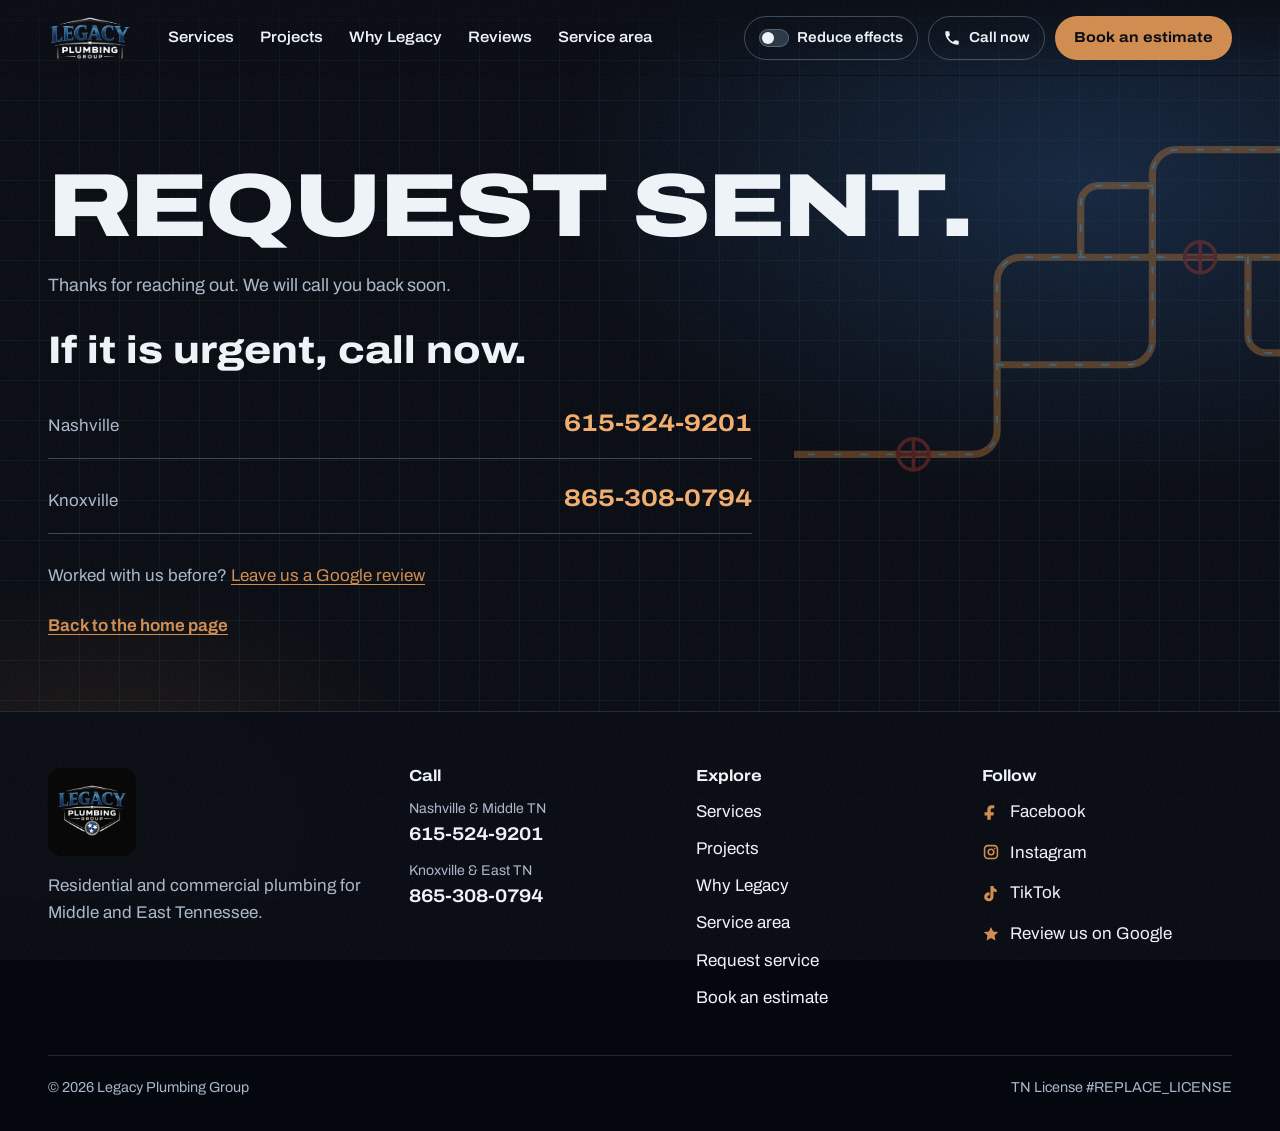
<file: v3/thank-you.html>
<!doctype html>
<html lang="en">
  <head>
    <meta charset="utf-8" />
    <meta name="viewport" content="width=device-width, initial-scale=1" />
    <title>Request Sent | Legacy Plumbing Group</title>
    <meta name="description" content="Your service request was sent to Legacy Plumbing Group. We will call you back." />
    <meta name="robots" content="noindex" />
    <meta name="theme-color" content="#05080f" />
    <link rel="icon" type="image/png" sizes="64x64" href="../favicon.png" />
    <link rel="apple-touch-icon" href="../favicon.png" />
    <!-- Decide before first paint: full effects, or the static version. -->
    <script>
      (function () {
        var h = document.documentElement, s = null;
        try { s = localStorage.getItem("lpg-v3-fx"); } catch (e) {}
        var gl = "WebGL2RenderingContext" in window;
        var rm = matchMedia("(prefers-reduced-motion: reduce)").matches;
        var c = navigator.connection;
        var phone = matchMedia("(max-width: 760px), (pointer: coarse)").matches;
        var saver = !!(c && c.saveData) && phone;
        var on = gl && (s === "on" || (s !== "off" && !rm && !saver));
        h.classList.add(on ? "fx" : "no-fx");
        if (!gl) h.classList.add("no-gl");
        if (on && h.hasAttribute("data-scene")) {
          var B = "https://cdn.jsdelivr.net/npm/three@0.170.0/", J = B + "examples/jsm/";
          [B + "build/three.module.min.js", "/v3/scene.js", J + "postprocessing/EffectComposer.js", J + "postprocessing/RenderPass.js",
           J + "postprocessing/UnrealBloomPass.js", J + "postprocessing/OutputPass.js", J + "postprocessing/Pass.js",
           J + "postprocessing/ShaderPass.js", J + "postprocessing/MaskPass.js", J + "shaders/CopyShader.js",
           J + "shaders/LuminosityHighPassShader.js", J + "shaders/OutputShader.js", J + "environments/RoomEnvironment.js"
          ].forEach(function (u) {
            var l = document.createElement("link");
            l.rel = "modulepreload";
            l.href = u;
            document.head.appendChild(l);
          });
        }
      })();
    </script>

    <link rel="preconnect" href="https://fonts.googleapis.com" />
    <link rel="preconnect" href="https://fonts.gstatic.com" crossorigin />
    <link
      rel="preload"
      as="style"
      href="https://fonts.googleapis.com/css2?family=Archivo:wdth,wght@62..125,100..900&display=swap"
      onload="this.onload=null;this.rel='stylesheet'"
    />
    <noscript>
      <link rel="stylesheet" href="https://fonts.googleapis.com/css2?family=Archivo:wdth,wght@62..125,100..900&display=swap" />
    </noscript>
    <link rel="stylesheet" href="/v3/styles.css" />
    <script type="module" src="/v3/main.js"></script>
  </head>
  <body>
    <a class="skip-link" href="#main">Skip to content</a>

    <!-- Static drafting backdrop: copper runs with water flowing through them. Decorative only. -->
    <div class="blueprint" aria-hidden="true">
      <svg viewBox="0 0 900 700" width="900" height="700">
        <g class="bp-pipe">
          <path d="M-20 620H300a40 40 0 0 0 40-40V330a40 40 0 0 1 40-40H940" />
          <path d="M340 470H560a40 40 0 0 0 40-40V150a40 40 0 0 1 40-40H940" />
          <path d="M480 290V200a30 30 0 0 1 30-30H600" />
          <path d="M760 290V420a30 30 0 0 0 30 30H940" />
        </g>
        <g class="bp-flow">
          <path d="M-20 620H300a40 40 0 0 0 40-40V330a40 40 0 0 1 40-40H940" />
          <path d="M340 470H560a40 40 0 0 0 40-40V150a40 40 0 0 1 40-40H940" />
          <path d="M480 290V200a30 30 0 0 1 30-30H600" />
          <path d="M760 290V420a30 30 0 0 0 30 30H940" />
        </g>
        <g fill="none" stroke="#a3312a" stroke-width="6">
          <circle cx="200" cy="620" r="26" />
          <path d="M174 620H226M200 594V646" />
          <circle cx="680" cy="290" r="26" />
          <path d="M654 290H706M680 264V316" />
        </g>
      </svg>
    </div>

    <header class="site-header">
      <div class="header-inner">
        <a class="brand" href="/v3/">
          <img src="../assets/legacy-wordmark.png" width="841" height="458" alt="Legacy Plumbing Group, home" />
        </a>
        <nav class="site-nav" id="site-nav" aria-label="Main">
          <ul role="list">
            <li><a href="/v3/#services">Services</a></li>
            <li><a href="/v3/#projects">Projects</a></li>
            <li><a href="/v3/#about">Why Legacy</a></li>
            <li><a href="/v3/#reviews">Reviews</a></li>
            <li><a href="/v3/#area">Service area</a></li>
            <li class="nav-extra"><a href="/v3/#request">Request service</a></li>
          </ul>
        </nav>
        <div class="header-actions">
          <button type="button" class="fx-toggle" aria-pressed="false" aria-label="Reduce effects">
            <span class="fx-state" aria-hidden="true"></span>
            <span class="fx-label">Reduce effects</span>
          </button>
          <button type="button" class="call-trigger" popovertarget="call-sheet">
            <svg viewBox="0 0 24 24" aria-hidden="true"><path d="M6.6 10.8a15.1 15.1 0 0 0 6.6 6.6l2.2-2.2a1 1 0 0 1 1-.25c1.12.37 2.33.57 3.6.57a1 1 0 0 1 1 1V20a1 1 0 0 1-1 1A17 17 0 0 1 3 4a1 1 0 0 1 1-1h3.5a1 1 0 0 1 1 1c0 1.25.2 2.45.57 3.57a1 1 0 0 1-.25 1L6.6 10.8Z" /></svg>
            Call now
          </button>
          <a class="btn btn-copper btn-sm" href="/v3/book.html" data-magnet>Book an estimate</a>
          <button type="button" class="menu-toggle" aria-expanded="false" aria-controls="site-nav">
            <span class="menu-toggle-bars" aria-hidden="true"></span>
            Menu
          </button>
        </div>
      </div>
    </header>

    <div id="call-sheet" class="call-sheet" popover aria-labelledby="call-sheet-title">
      <div class="call-sheet-head">
        <div>
          <p class="call-sheet-title" id="call-sheet-title">Call Legacy Plumbing Group</p>
          <p class="call-sheet-note">Choose the number for your area. Emergency calls are answered 24/7.</p>
        </div>
        <button type="button" class="call-close" popovertarget="call-sheet" popovertargetaction="hide" aria-label="Close">&times;</button>
      </div>
      <a class="call-option" href="tel:+16155249201">
        <span class="call-region">Nashville &amp; Middle Tennessee</span>
        <span class="call-number tel">615-524-9201</span>
      </a>
      <a class="call-option" href="tel:+18653080794">
        <span class="call-region">Knoxville &amp; East Tennessee</span>
        <span class="call-number tel">865-308-0794</span>
      </a>
    </div>

    <main id="main">
      <section class="page-head" aria-labelledby="thanks-title">
        <div class="wrap">
          <h1 id="thanks-title" class="page-title">Request sent.</h1>
          <p class="lead">Thanks for reaching out. We will call you back soon.</p>
        </div>
      </section>

      <section class="page-body" aria-label="Urgent help">
        <div class="wrap">
          <div class="message">
            <h2>If it is urgent, call now.</h2>
            <ul class="phone-list" role="list">
              <li>
                <a class="phone-line" href="tel:+16155249201"><span>Nashville</span><strong class="tel">615-524-9201</strong></a>
              </li>
              <li>
                <a class="phone-line" href="tel:+18653080794"><span>Knoxville</span><strong class="tel">865-308-0794</strong></a>
              </li>
            </ul>
            <p class="review-line">
              Worked with us before?
              <a href="REPLACE_GOOGLE_REVIEW_URL" target="_blank" rel="noopener">Leave us a Google review</a>
            </p>
            <a class="back-link" href="/v3/">Back to the home page</a>
          </div>
        </div>
      </section>
    </main>

    <footer class="site-footer">
      <div class="wrap footer-grid">
        <div class="footer-brand">
          <img class="footer-logo" src="../assets/legacy-logo.jpg" width="1024" height="1024" loading="lazy" decoding="async" alt="Legacy Plumbing Group" />
          <p>Residential and commercial plumbing for Middle and East Tennessee.</p>
        </div>
        <div>
          <h2 class="footer-h">Call</h2>
          <ul class="footer-list" role="list">
            <li><span class="region-label">Nashville &amp; Middle TN</span><a class="tel" href="tel:+16155249201">615-524-9201</a></li>
            <li><span class="region-label">Knoxville &amp; East TN</span><a class="tel" href="tel:+18653080794">865-308-0794</a></li>
          </ul>
        </div>
        <nav aria-label="Footer">
          <h2 class="footer-h">Explore</h2>
          <ul class="footer-list" role="list">
            <li><a href="/v3/#services">Services</a></li>
            <li><a href="/v3/#projects">Projects</a></li>
            <li><a href="/v3/#about">Why Legacy</a></li>
            <li><a href="/v3/#area">Service area</a></li>
            <li><a href="/v3/#request">Request service</a></li>
            <li><a href="/v3/book.html">Book an estimate</a></li>
          </ul>
        </nav>
        <div>
          <h2 class="footer-h">Follow</h2>
          <ul class="footer-list" role="list">
            <li>
              <a class="social-link" href="https://www.facebook.com/LegacyPG26" target="_blank" rel="noopener">
                <svg viewBox="0 0 24 24" aria-hidden="true"><path d="M14 8.4h2.4V4.6c-.5-.1-1.9-.2-3.5-.2-3.5 0-5.8 2.1-5.8 6v3.3H3.4V18h3.7v5.6h4.5V18h3.6l.6-4.3h-4.2v-2.9c0-1.2.3-2.4 2.4-2.4Z" /></svg>
                Facebook
              </a>
            </li>
            <li>
              <a class="social-link" href="https://www.instagram.com/legacy.plumbing.group/" target="_blank" rel="noopener">
                <svg viewBox="0 0 24 24" aria-hidden="true"><path d="M7.8 2.4h8.4c3 0 5.4 2.4 5.4 5.4v8.4c0 3-2.4 5.4-5.4 5.4H7.8c-3 0-5.4-2.4-5.4-5.4V7.8c0-3 2.4-5.4 5.4-5.4Zm8.4 17.1c1.8 0 3.3-1.5 3.3-3.3V7.8c0-1.8-1.5-3.3-3.3-3.3H7.8c-1.8 0-3.3 1.5-3.3 3.3v8.4c0 1.8 1.5 3.3 3.3 3.3h8.4ZM12 7.2a4.8 4.8 0 1 1 0 9.6 4.8 4.8 0 0 1 0-9.6Zm0 7.5a2.7 2.7 0 1 0 0-5.4 2.7 2.7 0 0 0 0 5.4Zm5-8.5a1.1 1.1 0 1 1 0 2.2 1.1 1.1 0 0 1 0-2.2Z" /></svg>
                Instagram
              </a>
            </li>
            <li>
              <a class="social-link" href="https://www.tiktok.com/@legacy_plumbing_group" target="_blank" rel="noopener">
                <svg viewBox="0 0 24 24" aria-hidden="true"><path d="M15.2 2.5c.3 2.5 1.8 4.2 4.3 4.4v4.1c-1.5 0-2.9-.4-4.2-1.2v6.5c0 4.1-2.5 6.8-6.3 6.8-3.5 0-6.1-2.5-6.1-5.8 0-3.8 3-6.5 7.2-6.1v4.2c-1.6-.3-2.8.4-2.8 1.8 0 1.1.8 1.8 1.9 1.8 1.3 0 2-.8 2-2.5v-14h4Z" /></svg>
                TikTok
              </a>
            </li>
            <li>
              <a class="social-link" href="REPLACE_GOOGLE_REVIEW_URL" target="_blank" rel="noopener">
                <svg viewBox="0 0 24 24" aria-hidden="true"><path d="M12 2.5l2.9 6 6.6.9-4.8 4.6 1.2 6.5L12 17.4l-5.9 3.1 1.2-6.5L2.5 9.4l6.6-.9z" /></svg>
                Review us on Google
              </a>
            </li>
          </ul>
        </div>
      </div>
      <div class="wrap">
        <div class="footer-base">
          <p>&copy; 2026 Legacy Plumbing Group</p>
          <p>TN License #REPLACE_LICENSE</p>
        </div>
      </div>
    </footer>

    <div class="mobile-bar">
      <button type="button" class="btn btn-copper" popovertarget="call-sheet">
        <svg viewBox="0 0 24 24" aria-hidden="true"><path d="M6.6 10.8a15.1 15.1 0 0 0 6.6 6.6l2.2-2.2a1 1 0 0 1 1-.25c1.12.37 2.33.57 3.6.57a1 1 0 0 1 1 1V20a1 1 0 0 1-1 1A17 17 0 0 1 3 4a1 1 0 0 1 1-1h3.5a1 1 0 0 1 1 1c0 1.25.2 2.45.57 3.57a1 1 0 0 1-.25 1L6.6 10.8Z" /></svg>
        Call
      </button>
      <a class="btn btn-line" href="/v3/#request">Request service</a>
    </div>

    <div class="grain" aria-hidden="true"></div>
  </body>
</html>
</file>
<file: styles.css>
/* Legacy Plumbing Group: site styles. One file, no build step. */

:root {
  --navy: #0b1d38;
  --navy-700: #1b3a63;
  --navy-100: #dfe5ee;
  --gold: #c9a961;
  --gold-soft: #d8be82;
  --gold-ink: #7a5e24;
  --paper: #f7f5f1;
  --white: #ffffff;
  --ink: #18212d;
  --muted: #5b6573;
  --line: #e2dbce;
  --field: #857f72;
  --black: #000000;
  --on-dark: #cfd6e0;
  --on-dark-muted: #a9b4c3;

  --serif: "Source Serif 4", Georgia, "Times New Roman", serif;
  --sans: Inter, system-ui, -apple-system, "Segoe UI", Roboto, Arial, sans-serif;

  --wrap: 1140px;
  --gutter: clamp(16px, 4vw, 32px);
  --header-h: 72px;
  --section-y: clamp(64px, 8vw, 112px);

  --focus: var(--navy-700);
}

/* ---------- Base ---------- */

*,
*::before,
*::after {
  box-sizing: border-box;
}

html {
  -webkit-text-size-adjust: 100%;
  scroll-padding-top: calc(var(--header-h) + 16px);
}

@media (prefers-reduced-motion: no-preference) {
  html {
    scroll-behavior: smooth;
  }
}

body {
  margin: 0;
  background: var(--paper);
  color: var(--ink);
  font-family: var(--sans);
  font-size: 1.0625rem;
  line-height: 1.6;
  -webkit-font-smoothing: antialiased;
}

img {
  display: block;
  max-width: 100%;
  height: auto;
}

a {
  color: var(--navy-700);
  text-decoration-thickness: 1px;
  text-underline-offset: 0.2em;
}

a:hover {
  color: var(--gold-ink);
}

h1,
h2,
h3 {
  margin: 0;
  font-family: var(--serif);
  font-weight: 600;
  line-height: 1.12;
  letter-spacing: -0.01em;
  color: var(--heading, var(--navy));
  text-wrap: balance;
}

h2 {
  font-size: clamp(1.75rem, 1.25rem + 1.6vw, 2.375rem);
}

h3 {
  font-size: 1.3125rem;
  line-height: 1.25;
  letter-spacing: 0;
}

p {
  margin: 0;
}

/* :where() keeps this reset at zero specificity so component margins win. */
:where(ul[role="list"]) {
  margin: 0;
  padding: 0;
  list-style: none;
}

figure {
  margin: 0;
}

:focus-visible {
  outline: 3px solid var(--focus);
  outline-offset: 3px;
}

/* Dark surfaces swap the focus ring and heading color. */
.site-header,
.hero-band,
.section-navy,
.site-footer,
.mobile-bar {
  --focus: var(--gold);
  --heading: var(--white);
}

.visually-hidden {
  position: absolute !important;
  width: 1px;
  height: 1px;
  padding: 0;
  margin: -1px;
  overflow: hidden;
  clip: rect(0 0 0 0);
  white-space: nowrap;
  border: 0;
}

.skip-link {
  position: absolute;
  left: 16px;
  top: -200px;
  z-index: 100;
  padding: 12px 18px;
  background: var(--white);
  color: var(--navy);
  font-weight: 600;
  border-radius: 4px;
}

.skip-link:focus {
  top: 12px;
}

.wrap {
  max-width: calc(var(--wrap) + 2 * var(--gutter));
  margin-inline: auto;
  padding-inline: var(--gutter);
}

.tel {
  white-space: nowrap;
}

/* ---------- Buttons ---------- */

.btn {
  display: inline-flex;
  align-items: center;
  justify-content: center;
  gap: 0.5rem;
  min-height: 48px;
  padding: 0 1.375rem;
  border: 1px solid transparent;
  border-radius: 4px;
  font-family: var(--sans);
  font-size: 1rem;
  font-weight: 600;
  line-height: 1.2;
  text-align: center;
  text-decoration: none;
  cursor: pointer;
  transition: background-color 0.15s ease, border-color 0.15s ease, color 0.15s ease;
}

.btn-sm {
  min-height: 40px;
  padding: 0 1rem;
  font-size: 0.9375rem;
}

/* Gold means "book an estimate" everywhere on the site. */
.btn-gold {
  background: var(--gold);
  color: var(--navy);
}

.btn-gold:hover {
  background: var(--gold-soft);
  color: var(--navy);
}

.btn-navy {
  background: var(--navy-700);
  color: var(--white);
}

.btn-navy:hover {
  background: var(--navy);
  color: var(--white);
}

.btn-ghost-light {
  border-color: rgba(255, 255, 255, 0.55);
  color: var(--white);
}

.btn-ghost-light:hover {
  border-color: var(--gold);
  color: var(--gold);
}

.btn-ghost {
  border-color: var(--navy-700);
  color: var(--navy-700);
}

.btn-ghost:hover {
  background: var(--navy-700);
  color: var(--white);
}

/* ---------- Header ---------- */

.site-header {
  position: sticky;
  top: 0;
  z-index: 50;
  background: var(--navy);
  color: var(--white);
  border-bottom: 1px solid rgba(201, 169, 97, 0.45);
}

.header-inner {
  display: flex;
  align-items: center;
  gap: 32px;
  max-width: calc(var(--wrap) + 2 * var(--gutter));
  height: var(--header-h);
  margin-inline: auto;
  padding-inline: var(--gutter);
}

.brand {
  flex: none;
  display: block;
}

.brand img {
  width: auto;
  height: 54px;
}

.site-nav {
  flex: 1;
}

.site-nav ul {
  display: flex;
  justify-content: center;
  gap: clamp(18px, 2.2vw, 30px);
}

.site-nav a {
  display: block;
  padding-block: 8px;
  color: rgba(255, 255, 255, 0.88);
  font-size: 0.9375rem;
  font-weight: 500;
  text-decoration: none;
}

.site-nav a:hover {
  color: var(--gold);
}

.site-nav .nav-extra {
  display: none;
}

.header-actions {
  display: flex;
  flex: none;
  align-items: center;
  gap: 20px;
}

.call-trigger {
  display: inline-flex;
  align-items: center;
  gap: 8px;
  padding: 8px 2px;
  background: none;
  border: 0;
  color: var(--white);
  font-family: var(--sans);
  font-size: 0.9375rem;
  font-weight: 600;
  cursor: pointer;
}

.call-trigger svg {
  width: 18px;
  height: 18px;
  fill: var(--gold);
}

.call-trigger:hover {
  color: var(--gold);
}

.menu-toggle {
  display: none;
  align-items: center;
  gap: 8px;
  min-height: 40px;
  padding: 0 12px;
  background: none;
  border: 1px solid rgba(255, 255, 255, 0.35);
  border-radius: 4px;
  color: var(--white);
  font-family: var(--sans);
  font-size: 0.9375rem;
  font-weight: 600;
  cursor: pointer;
}

.menu-toggle-bars,
.menu-toggle-bars::before,
.menu-toggle-bars::after {
  display: block;
  width: 16px;
  height: 2px;
  background: currentColor;
  border-radius: 1px;
}

.menu-toggle-bars {
  position: relative;
}

.menu-toggle-bars::before,
.menu-toggle-bars::after {
  content: "";
  position: absolute;
  left: 0;
}

.menu-toggle-bars::before {
  top: -5px;
}

.menu-toggle-bars::after {
  top: 5px;
}

@media (max-width: 999px) {
  .menu-toggle {
    display: inline-flex;
  }

  .header-actions {
    margin-left: auto;
    gap: 14px;
  }

  .site-nav {
    display: none;
    position: absolute;
    top: 100%;
    left: 0;
    right: 0;
    background: var(--navy);
    border-bottom: 1px solid rgba(201, 169, 97, 0.45);
    box-shadow: 0 18px 36px rgba(0, 0, 0, 0.45);
  }

  .nav-open .site-nav {
    display: block;
  }

  .site-nav ul {
    flex-direction: column;
    gap: 0;
    padding: 8px var(--gutter) 20px;
  }

  .site-nav a {
    padding-block: 14px;
    border-bottom: 1px solid rgba(255, 255, 255, 0.12);
    font-size: 1.0625rem;
  }

  .site-nav .nav-extra {
    display: block;
  }
}

@media (max-width: 759px) {
  :root {
    --header-h: 64px;
  }

  .brand img {
    height: 44px;
  }

  .call-trigger {
    display: none;
  }

  .header-actions {
    gap: 10px;
  }

  .header-actions .btn-sm {
    padding: 0 0.75rem;
    font-size: 0.875rem;
  }
}

@media (max-width: 359px) {
  .header-actions .btn-sm {
    display: none;
  }
}

/* ---------- Call sheet (popover) ---------- */

.call-sheet {
  inset: auto 12px calc(80px + env(safe-area-inset-bottom)) 12px;
  width: auto;
  height: auto;
  margin: 0;
  padding: 20px;
  border: 0;
  border-radius: 8px;
  background: var(--white);
  color: var(--ink);
  box-shadow: 0 24px 60px rgba(11, 29, 56, 0.35);
}

.call-sheet::backdrop {
  background: rgba(5, 12, 24, 0.5);
}

.call-sheet-head {
  display: flex;
  align-items: flex-start;
  justify-content: space-between;
  gap: 16px;
}

.call-sheet-title {
  font-family: var(--serif);
  font-size: 1.3125rem;
  font-weight: 600;
  line-height: 1.25;
  color: var(--navy);
}

.call-sheet-note {
  margin-top: 4px;
  color: var(--muted);
  font-size: 0.9375rem;
}

.call-close {
  flex: none;
  display: grid;
  place-items: center;
  width: 36px;
  height: 36px;
  margin: -6px -6px 0 0;
  background: none;
  border: 0;
  border-radius: 4px;
  color: var(--muted);
  font-size: 1.5rem;
  line-height: 1;
  cursor: pointer;
}

.call-close:hover {
  color: var(--navy);
}

.call-option {
  display: flex;
  align-items: baseline;
  justify-content: space-between;
  flex-wrap: wrap;
  gap: 4px 16px;
  margin-top: 12px;
  padding: 14px 16px;
  border: 1px solid var(--line);
  border-radius: 6px;
  color: var(--ink);
  text-decoration: none;
}

.call-option:first-of-type {
  margin-top: 18px;
}

.call-option:hover {
  border-color: var(--navy-700);
  color: var(--ink);
}

.call-region {
  font-size: 0.9375rem;
  color: var(--muted);
}

.call-number {
  font-size: 1.375rem;
  font-weight: 600;
  color: var(--navy-700);
}

@media (min-width: 760px) {
  .call-sheet {
    inset: calc(var(--header-h) + 10px) max(var(--gutter), calc((100vw - var(--wrap)) / 2)) auto auto;
    width: 380px;
  }
}

/* ---------- Hero ---------- */

.hero-band {
  background: var(--navy);
  color: var(--white);
  padding-block: clamp(40px, 6vw, 80px) 40px;
}

.hero-grid {
  display: grid;
  gap: 24px;
}

.hero h1 {
  font-size: clamp(2.5rem, 1.6rem + 3.6vw, 3.75rem);
  line-height: 1.06;
  letter-spacing: -0.015em;
  max-width: 14ch;
}

.hero-copy p {
  max-width: 34rem;
  color: var(--on-dark);
  font-size: 1.125rem;
  line-height: 1.6;
}

.hero-actions {
  display: flex;
  flex-wrap: wrap;
  gap: 12px;
  margin-top: 28px;
}

.hero-plate img {
  width: 100%;
  aspect-ratio: 4 / 3;
  object-fit: cover;
  object-position: 50% 72%;
}

.hero-plate figcaption {
  padding: 10px var(--gutter) 0;
  color: var(--muted);
  font-size: 0.875rem;
}

@media (max-width: 759px) {
  .hero-actions .btn {
    flex: 1 1 100%;
  }
}

@media (min-width: 760px) {
  .hero-band {
    padding-bottom: 168px;
  }

  .hero-grid {
    grid-template-columns: 7fr 5fr;
    align-items: end;
    gap: 48px;
  }

  .hero-plate {
    max-width: calc(1240px + 2 * var(--gutter));
    margin: -120px auto 0;
    padding-inline: var(--gutter);
  }

  .hero-plate img {
    aspect-ratio: 2 / 1;
  }

  .hero-plate figcaption {
    padding-inline: 0;
  }
}

/* ---------- Emergency strip ---------- */

.emergency {
  padding-block: 32px 0;
}

.emergency-box {
  display: flex;
  flex-wrap: wrap;
  align-items: center;
  justify-content: space-between;
  gap: 20px 40px;
  padding: 22px 28px;
  background: var(--white);
  border: 1px solid var(--line);
  border-top: 3px solid var(--gold);
  border-radius: 2px;
}

.emergency h2 {
  font-size: 1.5rem;
  line-height: 1.2;
}

.emergency-note {
  margin-top: 4px;
  color: var(--muted);
  font-size: 0.9375rem;
}

.emergency-phones {
  display: flex;
  flex-wrap: wrap;
  gap: 12px;
}

.phone-chip {
  display: flex;
  flex-direction: column;
  min-width: 200px;
  padding: 10px 18px;
  border: 1px solid var(--navy-700);
  border-radius: 4px;
  color: var(--navy-700);
  text-decoration: none;
  line-height: 1.3;
}

.phone-chip span {
  font-size: 0.875rem;
  color: var(--muted);
}

.phone-chip strong {
  font-size: 1.3125rem;
  font-weight: 600;
}

.phone-chip:hover {
  background: var(--navy-700);
  color: var(--white);
}

.phone-chip:hover span {
  color: var(--on-dark);
}

@media (max-width: 559px) {
  .emergency-box {
    padding: 20px;
  }

  .emergency-phones,
  .phone-chip {
    flex: 1 1 100%;
  }
}

/* ---------- Sections ---------- */

.section {
  padding-block: var(--section-y);
}

.section-white {
  background: var(--white);
}

.section-navy {
  background: var(--navy);
  color: var(--white);
}

.section-head {
  max-width: 44rem;
  margin-bottom: 40px;
}

.section-head p {
  margin-top: 16px;
  color: var(--muted);
}

.section-navy .section-head p {
  color: var(--on-dark);
}

@media (min-width: 900px) {
  .section-head.split {
    display: grid;
    grid-template-columns: 1fr 1fr;
    align-items: end;
    gap: 64px;
    max-width: none;
    margin-bottom: 48px;
  }

  .section-head.split p {
    margin-top: 0;
  }
}

/* ---------- Services ---------- */

.services-grid {
  display: grid;
  gap: 48px;
}

.services-intro p {
  margin-top: 16px;
  max-width: 30rem;
  color: var(--muted);
}

.services-photo {
  margin-top: 32px;
}

.services-photo img {
  width: 100%;
  aspect-ratio: 4 / 3;
  object-fit: cover;
}

.services-photo figcaption,
.gallery figcaption {
  margin-top: 8px;
  color: var(--muted);
  font-size: 0.875rem;
  line-height: 1.45;
}

.service-list {
  display: grid;
  gap: 0 40px;
  align-content: start;
}

.service-list li {
  padding: 22px 0 26px;
  border-top: 1px solid var(--line);
}

.service-list li:first-child {
  border-top-color: var(--gold);
}

.service-list p {
  margin-top: 8px;
  color: var(--muted);
  font-size: 1rem;
}

@media (min-width: 600px) {
  .service-list {
    grid-template-columns: 1fr 1fr;
  }

  .service-list li:nth-child(2) {
    border-top-color: var(--gold);
  }
}

@media (min-width: 960px) {
  .services-grid {
    grid-template-columns: 5fr 7fr;
    gap: 64px;
  }
}

/* ---------- Gallery ---------- */

.gallery {
  display: grid;
  grid-template-columns: repeat(2, 1fr);
  gap: 28px 16px;
}

.gallery img {
  width: 100%;
  aspect-ratio: 4 / 5;
  object-fit: cover;
  background: var(--navy-100);
}

@media (min-width: 700px) {
  .gallery {
    grid-template-columns: repeat(3, 1fr);
    gap: 32px 20px;
  }
}

@media (min-width: 1000px) {
  .gallery {
    grid-template-columns: repeat(4, 1fr);
    gap: 36px 24px;
  }
}

/* ---------- Why Legacy ---------- */

.about-grid {
  display: grid;
  gap: 40px;
  align-items: center;
}

.team img {
  width: 100%;
  aspect-ratio: 3 / 2;
  object-fit: cover;
  object-position: 50% 30%;
}

.team figcaption {
  margin-top: 16px;
  padding-top: 14px;
  border-top: 1px solid var(--gold);
}

.team-motto {
  display: block;
  font-family: var(--serif);
  font-size: 1.5rem;
  font-weight: 600;
  line-height: 1.25;
  color: var(--navy);
}

.team-names {
  display: block;
  margin-top: 4px;
  color: var(--muted);
  font-size: 0.9375rem;
}

.about-copy > p {
  margin-top: 16px;
  max-width: 34rem;
  color: var(--muted);
}

.check-list {
  display: grid;
  gap: 12px;
  margin-top: 24px;
}

.check-list li {
  position: relative;
  padding-left: 30px;
  font-weight: 500;
}

.check-list li::before {
  content: "";
  position: absolute;
  left: 2px;
  top: 0.42em;
  width: 14px;
  height: 8px;
  border-left: 2px solid var(--gold-ink);
  border-bottom: 2px solid var(--gold-ink);
  transform: rotate(-45deg);
}

.about-cta {
  display: flex;
  flex-wrap: wrap;
  gap: 12px;
  margin-top: 28px;
}

@media (max-width: 559px) {
  .about-cta .btn {
    flex: 1 1 100%;
  }
}

@media (min-width: 900px) {
  .about-grid {
    grid-template-columns: 1fr 1fr;
    gap: 72px;
  }
}

/* ---------- Reviews ---------- */

.reviews {
  display: grid;
  gap: 32px;
}

.reviews figure {
  height: 100%;
  padding-left: 24px;
  border-left: 1px solid rgba(201, 169, 97, 0.6);
}

.reviews blockquote {
  margin: 0;
}

.reviews blockquote p {
  text-indent: -0.4em;
  font-family: var(--serif);
  font-size: 1.3125rem;
  line-height: 1.45;
  color: var(--white);
}

.reviews figcaption {
  margin-top: 16px;
  color: var(--gold);
  font-size: 0.9375rem;
  font-weight: 600;
}

.review-cta {
  margin-top: 48px;
  padding-top: 24px;
  border-top: 1px solid rgba(255, 255, 255, 0.14);
  color: var(--on-dark);
}

.review-cta a {
  color: var(--white);
  font-weight: 600;
}

.review-cta a:hover {
  color: var(--gold);
}

@media (min-width: 800px) {
  .reviews {
    grid-template-columns: repeat(3, 1fr);
    gap: 40px;
  }
}

/* ---------- Service area ---------- */

.tn-map {
  position: relative;
  margin: 8px 0 40px;
}

.tn-map svg {
  display: block;
  width: 100%;
  height: auto;
  overflow: visible;
}

.tn-west {
  fill: var(--paper);
}

.tn-served {
  fill: var(--navy-100);
}

.tn-divide {
  fill: none;
  stroke: var(--white);
  stroke-width: 2;
  vector-effect: non-scaling-stroke;
}

.tn-outline {
  fill: none;
  stroke: var(--navy-700);
  stroke-width: 1.5;
  stroke-linejoin: round;
  vector-effect: non-scaling-stroke;
}

.tn-pin,
.tn-region {
  position: absolute;
  display: flex;
  align-items: center;
  gap: 8px;
  white-space: nowrap;
}

.tn-pin {
  transform: translate(-7px, -50%);
  color: var(--navy);
  font-size: 0.9375rem;
  font-weight: 600;
}

.tn-pin::before {
  content: "";
  flex: none;
  width: 14px;
  height: 14px;
  background: var(--gold);
  border: 2px solid var(--navy);
  border-radius: 50%;
}

.tn-region {
  transform: translate(-50%, -50%);
  color: var(--navy-700);
  font-family: var(--serif);
  font-size: 1.0625rem;
}

.regions {
  display: grid;
  gap: 28px;
  padding-top: 28px;
  border-top: 1px solid var(--line);
}

.region p {
  margin-top: 6px;
  color: var(--muted);
  font-size: 1rem;
}

.region .phone-big {
  display: inline-block;
  margin-top: 10px;
  font-size: 1.5rem;
  font-weight: 600;
  text-decoration: none;
}

.region .phone-big:hover {
  text-decoration: underline;
}

@media (min-width: 700px) {
  .regions {
    grid-template-columns: 1fr 1fr;
    gap: 40px;
  }
}

@media (max-width: 699px) {
  .tn-map {
    margin-bottom: 28px;
  }

  .tn-pin {
    font-size: 0.8125rem;
    gap: 5px;
    transform: translate(-5px, -50%);
  }

  .tn-pin::before {
    width: 10px;
    height: 10px;
    border-width: 1.5px;
  }

  .tn-region {
    display: none;
  }

  /* Stack the label above its pin; to the right it would cross the state outline. */
  .tn-pin--flip {
    flex-direction: column-reverse;
    gap: 2px;
    transform: translate(-50%, calc(-100% + 5px));
  }
}

/* ---------- Request form ---------- */

.request-grid {
  display: grid;
  gap: 40px;
}

.request-intro > p {
  margin-top: 16px;
  max-width: 30rem;
  color: var(--muted);
}

.phone-list {
  display: grid;
  gap: 12px;
  margin-top: 24px;
}

.phone-list .phone-chip {
  max-width: 280px;
}

.request-intro .book-note {
  margin-top: 28px;
  padding-top: 20px;
  border-top: 1px solid var(--line);
}

.form-card {
  padding: clamp(20px, 4vw, 36px);
  background: var(--white);
  border: 1px solid var(--line);
  border-radius: 6px;
}

.form-grid {
  display: grid;
  gap: 20px;
}

.field label,
.field legend {
  display: block;
  margin-bottom: 6px;
  padding: 0;
  font-size: 0.9375rem;
  font-weight: 600;
  color: var(--ink);
}

.field .optional {
  font-weight: 400;
  color: var(--muted);
}

.field input[type="text"],
.field input[type="tel"],
.field input[type="email"],
.field select,
.field textarea {
  display: block;
  width: 100%;
  min-height: 48px;
  padding: 11px 14px;
  background: var(--white);
  border: 1px solid var(--field);
  border-radius: 4px;
  color: var(--ink);
  font-family: var(--sans);
  font-size: 1rem;
  line-height: 1.4;
}

.field select {
  appearance: none;
  padding-right: 40px;
  background-image: url("data:image/svg+xml,%3Csvg xmlns='http://www.w3.org/2000/svg' viewBox='0 0 12 8'%3E%3Cpath d='M1 1.5l5 5 5-5' fill='none' stroke='%231b3a63' stroke-width='1.6'/%3E%3C/svg%3E");
  background-repeat: no-repeat;
  background-position: right 14px center;
  background-size: 12px 8px;
}

.field textarea {
  min-height: 128px;
  resize: vertical;
}

.field input:focus-visible,
.field select:focus-visible,
.field textarea:focus-visible {
  border-color: var(--navy-700);
  outline: 2px solid var(--navy-700);
  outline-offset: 0;
}

.field input:user-invalid,
.field select:user-invalid,
.field textarea:user-invalid {
  border-color: #a12a2a;
}

.field-hint {
  margin-top: 6px;
  color: var(--muted);
  font-size: 0.875rem;
}

fieldset.field {
  margin: 0;
  padding: 0;
  border: 0;
  min-width: 0;
}

.choice-row {
  display: flex;
  flex-wrap: wrap;
  gap: 10px;
}

.choice {
  position: relative;
}

.choice input {
  position: absolute;
  inset: 0;
  width: 100%;
  height: 100%;
  margin: 0;
  opacity: 0;
  cursor: pointer;
}

.choice span {
  display: inline-flex;
  align-items: center;
  min-height: 44px;
  padding: 0 16px;
  border: 1px solid var(--field);
  border-radius: 4px;
  font-size: 0.9375rem;
  font-weight: 500;
}

.choice input:checked + span {
  background: var(--navy-700);
  border-color: var(--navy-700);
  color: var(--white);
}

.choice input:focus-visible + span {
  outline: 3px solid var(--navy-700);
  outline-offset: 2px;
}

.choice:hover span {
  border-color: var(--navy-700);
}

.field input[type="file"] {
  display: block;
  width: 100%;
  padding: 10px;
  border: 1px dashed var(--field);
  border-radius: 4px;
  color: var(--muted);
  font-family: var(--sans);
  font-size: 0.9375rem;
}

.field input[type="file"]::file-selector-button {
  margin-right: 12px;
  padding: 8px 14px;
  background: var(--white);
  border: 1px solid var(--navy-700);
  border-radius: 4px;
  color: var(--navy-700);
  font-family: var(--sans);
  font-size: 0.9375rem;
  font-weight: 600;
  cursor: pointer;
}

.form-submit {
  display: flex;
  flex-wrap: wrap;
  align-items: center;
  gap: 12px 20px;
}

.form-submit p {
  color: var(--muted);
  font-size: 0.875rem;
}

.hidden-field {
  display: none;
}

@media (min-width: 640px) {
  .form-grid {
    grid-template-columns: 1fr 1fr;
  }

  .field-full {
    grid-column: 1 / -1;
  }
}

@media (max-width: 639px) {
  .form-submit .btn {
    width: 100%;
  }
}

@media (min-width: 960px) {
  .request-grid {
    grid-template-columns: 4fr 7fr;
    gap: 64px;
    align-items: start;
  }
}

/* ---------- Simple pages (book, thank-you, 404) ---------- */

.page-head {
  background: var(--navy);
  color: var(--white);
  padding-block: clamp(40px, 6vw, 72px);
  --heading: var(--white);
  --focus: var(--gold);
}

.page-head h1 {
  font-size: clamp(2.25rem, 1.6rem + 2.6vw, 3.25rem);
  line-height: 1.08;
}

.page-head p {
  max-width: 38rem;
  margin-top: 16px;
  color: var(--on-dark);
  font-size: 1.125rem;
}

.page-body {
  padding-block: clamp(40px, 6vw, 72px) var(--section-y);
}

.notice {
  display: flex;
  flex-wrap: wrap;
  align-items: center;
  justify-content: space-between;
  gap: 16px 32px;
  margin-bottom: 32px;
  padding: 18px 22px;
  background: var(--white);
  border: 1px solid var(--line);
  border-top: 3px solid var(--gold);
}

.notice p {
  font-weight: 500;
}

.notice .phone-row {
  display: flex;
  flex-wrap: wrap;
  gap: 8px 24px;
}

.notice .phone-row a {
  font-weight: 600;
}

.cal-frame {
  min-height: 680px;
  background: var(--white);
  border: 1px solid var(--line);
  border-radius: 6px;
  overflow: auto;
}

.cal-fallback {
  margin-top: 16px;
  color: var(--muted);
  font-size: 0.9375rem;
}

/* Constrain the children, not the wrapper, so content stays aligned with the page heading. */
.message-page > * {
  max-width: 40rem;
}

.message-page .phone-list {
  grid-template-columns: repeat(auto-fit, minmax(220px, 1fr));
  max-width: 34rem;
}

.message-page .phone-list .phone-chip {
  max-width: none;
}

.message-page h2 {
  font-size: 1.5rem;
}

.message-page .phone-list {
  margin-top: 16px;
}

.message-page .about-cta {
  margin-top: 0;
}

.message-page .nf-help {
  margin-top: 48px;
}

.message-page .review-line {
  margin-top: 32px;
  padding-top: 20px;
  border-top: 1px solid var(--line);
  color: var(--muted);
}

.message-page .review-line a {
  font-weight: 600;
}

.message-page .back-link {
  display: inline-block;
  margin-top: 32px;
  font-weight: 600;
}

/* ---------- Footer ---------- */

.site-footer {
  background: var(--black);
  color: var(--on-dark-muted);
  font-size: 0.9375rem;
}

.site-footer a {
  color: var(--white);
  text-decoration: none;
}

.site-footer a:hover {
  color: var(--gold);
}

.footer-grid {
  display: grid;
  gap: 36px;
  padding-block: 56px 40px;
}

.footer-logo {
  width: 180px;
  height: 180px;
  /* The logo file has wide black margins; pull the mark into alignment with the text. */
  margin: -36px 0 -40px -20px;
}

.footer-brand p {
  max-width: 18rem;
  margin-top: 12px;
}

.footer-h {
  margin-bottom: 12px;
  font-family: var(--sans);
  font-size: 0.875rem;
  font-weight: 600;
  letter-spacing: 0;
  color: var(--gold);
}

.footer-list {
  display: grid;
  gap: 8px;
}

.footer-list .region-label {
  display: block;
  font-size: 0.8125rem;
  color: var(--on-dark-muted);
}

.footer-list .tel {
  font-size: 1.0625rem;
  font-weight: 600;
}

.social-link {
  display: inline-flex;
  align-items: center;
  gap: 10px;
}

.social-link svg {
  width: 18px;
  height: 18px;
  fill: currentColor;
}

.footer-base {
  display: flex;
  flex-wrap: wrap;
  justify-content: space-between;
  gap: 8px 24px;
  padding-block: 20px 28px;
  border-top: 1px solid rgba(255, 255, 255, 0.14);
  font-size: 0.875rem;
}

@media (max-width: 699px) {
  .footer-grid {
    grid-template-columns: 1fr 1fr;
  }

  .footer-brand,
  .footer-call {
    grid-column: 1 / -1;
  }
}

@media (min-width: 700px) {
  .footer-grid {
    grid-template-columns: 1.4fr 1fr 1fr 1fr;
    gap: 40px;
  }
}

/* ---------- Mobile action bar ---------- */

.mobile-bar {
  position: fixed;
  left: 0;
  right: 0;
  bottom: 0;
  z-index: 40;
  display: grid;
  grid-template-columns: 1fr 1fr;
  gap: 8px;
  padding: 8px 12px calc(8px + env(safe-area-inset-bottom));
  background: var(--navy);
  border-top: 1px solid rgba(201, 169, 97, 0.45);
}

.mobile-bar .btn {
  min-height: 48px;
  padding: 0 12px;
}

.mobile-bar .btn-call {
  background: var(--white);
  color: var(--navy);
}

.mobile-bar .btn-call svg {
  width: 18px;
  height: 18px;
  fill: currentColor;
}

@media (max-width: 759px) {
  /* Room for the fixed action bar so it never covers the footer. */
  .site-footer {
    padding-bottom: calc(66px + env(safe-area-inset-bottom));
  }
}

@media (min-width: 760px) {
  .mobile-bar {
    display: none;
  }
}
</file>
<file: v2/styles.css>
/* Legacy Plumbing Group, v2: dark shop-drawing / industrial-luxe. One file, no build step. */

:root {
  --bg: #070e1a;
  --bg-raise: #0d1729;
  --bone: #f3ede4;
  --bone-2: #bdb6aa;
  --copper: #b87333;
  --copper-lt: #d9915a;
  --copper-ink: #8f5220;
  --paper: #f7f3ec;
  --paper-ink: #0b1424;
  --paper-muted: #4f5866;
  --paper-line: rgba(11, 20, 36, 0.16);
  --field-line: #8a8378;
  --rule: rgba(243, 237, 228, 0.14);
  --rule-strong: rgba(243, 237, 228, 0.26);
  --grid-major: rgba(243, 237, 228, 0.045);
  --grid-minor: rgba(243, 237, 228, 0.02);

  --display: Oswald, "Arial Narrow", "Roboto Condensed", Impact, sans-serif;
  --serif: "Source Serif 4", Georgia, "Times New Roman", serif;
  --sans: Inter, system-ui, -apple-system, "Segoe UI", Roboto, Arial, sans-serif;

  --wrap: 1240px;
  --gutter: clamp(16px, 4vw, 48px);
  --header-h: 72px;
  --marquee-h: 64px;
  --section-y: clamp(72px, 8vw, 120px);

  --focus: var(--copper-lt);
}

/* ---------- Base ---------- */

*,
*::before,
*::after {
  box-sizing: border-box;
}

html {
  -webkit-text-size-adjust: 100%;
  scroll-padding-top: calc(var(--header-h) + 12px);
}

@media (prefers-reduced-motion: no-preference) {
  html {
    scroll-behavior: smooth;
  }
}

body {
  margin: 0;
  color: var(--bone);
  font-family: var(--sans);
  font-size: 1.0625rem;
  line-height: 1.6;
  -webkit-font-smoothing: antialiased;
  background-color: var(--bg);
  /* Drafting grid: major lines every 120px, minor every 24px. */
  background-image:
    linear-gradient(var(--grid-major) 1px, transparent 1px),
    linear-gradient(90deg, var(--grid-major) 1px, transparent 1px),
    linear-gradient(var(--grid-minor) 1px, transparent 1px),
    linear-gradient(90deg, var(--grid-minor) 1px, transparent 1px);
  background-size:
    120px 120px,
    120px 120px,
    24px 24px,
    24px 24px;
}

img {
  display: block;
  max-width: 100%;
  height: auto;
}

a {
  color: var(--copper-lt);
  text-decoration-thickness: 1px;
  text-underline-offset: 0.22em;
}

a:hover {
  color: var(--bone);
}

h1,
h2,
h3 {
  margin: 0;
  font-weight: 600;
  text-wrap: balance;
}

p {
  margin: 0;
}

:where(ul[role="list"], ol[role="list"]) {
  margin: 0;
  padding: 0;
  list-style: none;
}

figure,
blockquote {
  margin: 0;
}

:focus-visible {
  outline: 2px solid var(--focus);
  outline-offset: 3px;
}

.skip-link {
  position: absolute;
  left: 16px;
  top: -200px;
  z-index: 100;
  padding: 12px 18px;
  background: var(--copper);
  color: var(--bg);
  font-weight: 600;
  text-decoration: none;
}

.skip-link:focus {
  top: 12px;
}

.wrap {
  max-width: calc(var(--wrap) + 2 * var(--gutter));
  margin-inline: auto;
  padding-inline: var(--gutter);
}

.tel {
  white-space: nowrap;
}

/* ---------- Type roles ---------- */

.display {
  font-family: var(--display);
  font-weight: 600;
  font-size: clamp(2.5rem, 1.2rem + 5vw, 6.25rem);
  line-height: 0.94;
  letter-spacing: -0.005em;
  text-transform: uppercase;
  color: var(--bone);
}

.display-ink {
  color: var(--paper-ink);
}

.lead {
  max-width: 36ch;
  font-family: var(--serif);
  font-style: italic;
  font-size: clamp(1.1875rem, 1rem + 0.6vw, 1.5rem);
  line-height: 1.45;
  color: #e2dbd0;
}

/* Section sheet numbers: "01 — Services". Mirrors the numbers in the main nav. */
.sheet-tag {
  display: flex;
  align-items: center;
  gap: 14px;
  margin-bottom: clamp(28px, 3vw, 40px);
  font-family: var(--display);
  font-weight: 500;
  font-size: 0.9375rem;
  letter-spacing: 0.14em;
  line-height: 1.2;
  text-transform: uppercase;
  color: var(--bone-2);
}

.sheet-tag::after {
  content: "";
  flex: 1;
  height: 1px;
  background: var(--rule-strong);
}

.sheet-no {
  color: var(--copper-lt);
}

/* A copper dimension line with end ticks. */
.dim-rule {
  position: relative;
  width: min(100%, 440px);
  height: 15px;
  border-inline: 1px solid var(--copper);
}

.dim-rule::before {
  content: "";
  position: absolute;
  left: 0;
  right: 0;
  top: 7px;
  height: 1px;
  background: var(--copper);
}

/* ---------- Buttons ---------- */

.btn {
  display: inline-flex;
  align-items: center;
  justify-content: center;
  gap: 10px;
  min-height: 52px;
  padding: 0 26px;
  border: 1px solid transparent;
  border-radius: 0;
  font-family: var(--display);
  font-size: 1.0625rem;
  font-weight: 500;
  letter-spacing: 0.07em;
  line-height: 1.1;
  text-align: center;
  text-transform: uppercase;
  text-decoration: none;
  cursor: pointer;
  transition:
    background-color 0.15s ease,
    border-color 0.15s ease,
    color 0.15s ease;
}

.btn svg {
  width: 18px;
  height: 18px;
  fill: currentColor;
}

.btn-sm {
  min-height: 42px;
  padding: 0 18px;
  font-size: 0.9375rem;
}

/* Copper means "book an estimate" or "call" everywhere. */
.btn-copper {
  background: var(--copper);
  color: var(--bg);
}

.btn-copper:hover {
  background: var(--copper-lt);
  color: var(--bg);
}

.btn-line {
  border-color: rgba(243, 237, 228, 0.5);
  color: var(--bone);
}

.btn-line:hover {
  border-color: var(--copper-lt);
  color: var(--copper-lt);
}

.btn-ink {
  background: var(--paper-ink);
  color: var(--paper);
}

.btn-ink:hover {
  background: var(--copper-ink);
  color: var(--paper);
}

/* ---------- Header ---------- */

.site-header {
  position: sticky;
  top: 0;
  z-index: 50;
  background: var(--bg);
  border-bottom: 1px solid var(--rule-strong);
}

.header-inner {
  display: flex;
  align-items: center;
  gap: 28px;
  max-width: calc(var(--wrap) + 2 * var(--gutter));
  height: var(--header-h);
  margin-inline: auto;
  padding-inline: var(--gutter);
}

.brand {
  flex: none;
  display: block;
}

.brand img {
  width: auto;
  height: 50px;
}

.site-nav {
  flex: 1;
}

.site-nav ul {
  display: flex;
  justify-content: center;
  gap: clamp(16px, 2vw, 30px);
}

.site-nav a {
  display: flex;
  align-items: baseline;
  gap: 6px;
  padding-block: 8px;
  color: rgba(243, 237, 228, 0.88);
  font-size: 0.9375rem;
  font-weight: 500;
  text-decoration: none;
}

.site-nav a:hover {
  color: var(--copper-lt);
}

.nav-no {
  font-family: var(--display);
  font-size: 0.75rem;
  font-weight: 500;
  letter-spacing: 0.06em;
  color: var(--copper-lt);
}

.site-nav .nav-extra {
  display: none;
}

.header-actions {
  display: flex;
  flex: none;
  align-items: center;
  gap: 20px;
}

.call-trigger {
  display: inline-flex;
  align-items: center;
  gap: 8px;
  padding: 8px 2px;
  background: none;
  border: 0;
  color: var(--bone);
  font-family: var(--display);
  font-size: 0.9375rem;
  font-weight: 500;
  letter-spacing: 0.07em;
  text-transform: uppercase;
  cursor: pointer;
}

.call-trigger svg {
  width: 18px;
  height: 18px;
  fill: var(--copper-lt);
}

.call-trigger:hover {
  color: var(--copper-lt);
}

.menu-toggle {
  display: none;
  align-items: center;
  gap: 8px;
  min-height: 42px;
  padding: 0 12px;
  background: none;
  border: 1px solid var(--rule-strong);
  color: var(--bone);
  font-family: var(--display);
  font-size: 0.9375rem;
  font-weight: 500;
  letter-spacing: 0.07em;
  text-transform: uppercase;
  cursor: pointer;
}

.menu-toggle-bars,
.menu-toggle-bars::before,
.menu-toggle-bars::after {
  display: block;
  width: 16px;
  height: 2px;
  background: currentColor;
}

.menu-toggle-bars {
  position: relative;
}

.menu-toggle-bars::before,
.menu-toggle-bars::after {
  content: "";
  position: absolute;
  left: 0;
}

.menu-toggle-bars::before {
  top: -5px;
}

.menu-toggle-bars::after {
  top: 5px;
}

@media (max-width: 1059px) {
  .menu-toggle {
    display: inline-flex;
  }

  .header-actions {
    margin-left: auto;
    gap: 14px;
  }

  .site-nav {
    display: none;
    position: absolute;
    top: 100%;
    left: 0;
    right: 0;
    background: var(--bg);
    border-bottom: 1px solid var(--copper);
    box-shadow: 0 24px 40px rgba(0, 0, 0, 0.5);
  }

  .nav-open .site-nav {
    display: block;
  }

  .site-nav ul {
    flex-direction: column;
    gap: 0;
    padding: 8px var(--gutter) 20px;
  }

  .site-nav a {
    gap: 14px;
    padding-block: 15px;
    border-bottom: 1px solid var(--rule);
    font-family: var(--display);
    font-size: 1.375rem;
    font-weight: 500;
    letter-spacing: 0.04em;
    text-transform: uppercase;
  }

  .nav-no {
    font-size: 0.875rem;
  }

  .site-nav .nav-extra {
    display: block;
  }
}

@media (max-width: 759px) {
  :root {
    --header-h: 64px;
  }

  .brand img {
    height: 42px;
  }

  .call-trigger {
    display: none;
  }

  .header-actions {
    gap: 10px;
  }

  .header-actions .btn-sm {
    padding: 0 12px;
    font-size: 0.875rem;
  }
}

@media (max-width: 359px) {
  .header-actions .btn-sm {
    display: none;
  }
}

/* ---------- Call sheet (popover) ---------- */

.call-sheet {
  inset: auto 12px calc(80px + env(safe-area-inset-bottom)) 12px;
  width: auto;
  height: auto;
  margin: 0;
  padding: 22px;
  border: 1px solid var(--copper);
  border-radius: 0;
  background: var(--bg-raise);
  color: var(--bone);
  box-shadow: 0 30px 70px rgba(0, 0, 0, 0.6);
}

.call-sheet::backdrop {
  background: rgba(3, 7, 14, 0.66);
}

.call-sheet-head {
  display: flex;
  align-items: flex-start;
  justify-content: space-between;
  gap: 16px;
}

.call-sheet-title {
  font-family: var(--display);
  font-size: 1.375rem;
  font-weight: 600;
  letter-spacing: 0.02em;
  line-height: 1.15;
  text-transform: uppercase;
}

.call-sheet-note {
  margin-top: 6px;
  color: var(--bone-2);
  font-size: 0.9375rem;
}

.call-close {
  flex: none;
  display: grid;
  place-items: center;
  width: 40px;
  height: 40px;
  margin: -8px -8px 0 0;
  background: none;
  border: 0;
  color: var(--bone-2);
  font-size: 1.625rem;
  line-height: 1;
  cursor: pointer;
}

.call-close:hover {
  color: var(--copper-lt);
}

.call-option {
  display: flex;
  align-items: baseline;
  justify-content: space-between;
  flex-wrap: wrap;
  gap: 4px 16px;
  margin-top: 12px;
  padding: 14px 16px;
  border: 1px solid var(--rule-strong);
  color: var(--bone);
  text-decoration: none;
}

.call-option:first-of-type {
  margin-top: 18px;
}

.call-option:hover {
  border-color: var(--copper-lt);
  color: var(--bone);
}

.call-region {
  font-size: 0.9375rem;
  color: var(--bone-2);
}

.call-number {
  font-family: var(--display);
  font-size: 1.625rem;
  font-weight: 500;
  letter-spacing: 0.02em;
  color: var(--copper-lt);
}

@media (min-width: 760px) {
  .call-sheet {
    inset: calc(var(--header-h) + 10px) max(var(--gutter), calc((100vw - var(--wrap)) / 2)) auto auto;
    width: 390px;
  }
}

/* ---------- Hero ---------- */

.hero {
  position: relative;
  isolation: isolate;
  overflow: hidden;
}

.hero-media {
  position: relative;
  height: clamp(300px, 88vw, 560px);
}

.hero-media img {
  width: 100%;
  height: 100%;
  object-fit: cover;
  object-position: 44% 72%;
  filter: saturate(0.92) brightness(0.94);
}

.hero-media::after {
  content: "";
  position: absolute;
  inset: 0;
  background: linear-gradient(0deg, var(--bg) 0%, rgba(7, 14, 26, 0.7) 26%, rgba(7, 14, 26, 0) 58%);
}

.hero-caption {
  position: absolute;
  top: 12px;
  right: var(--gutter);
  z-index: 1;
  max-width: calc(100% - 2 * var(--gutter));
  padding: 5px 9px;
  background: rgba(7, 14, 26, 0.82);
  font-family: var(--display);
  font-size: 0.75rem;
  font-weight: 400;
  letter-spacing: 0.08em;
  line-height: 1.35;
  text-transform: uppercase;
  color: var(--bone-2);
}

.hero-inner {
  position: relative;
}

.hero-title {
  margin-top: -1.02em;
  font-family: var(--display);
  font-weight: 600;
  font-size: clamp(3.25rem, 1.6rem + 7.2vw, 9rem);
  line-height: 0.88;
  letter-spacing: -0.01em;
  text-transform: uppercase;
  color: var(--bone);
  text-shadow: 0 2px 30px rgba(7, 14, 26, 0.35);
}

.hero-title span {
  display: block;
}

.hero .dim-rule {
  margin-top: clamp(22px, 3vh, 34px);
}

.hero-lead {
  margin-top: clamp(18px, 2.4vh, 26px);
  max-width: 26ch;
  font-family: var(--serif);
  font-style: italic;
  font-size: clamp(1.375rem, 1.1rem + 0.9vw, 1.875rem);
  line-height: 1.25;
  color: var(--bone);
}

.hero-copy {
  margin-top: 12px;
  max-width: 44ch;
  color: #cfc8bc;
}

.hero-actions {
  display: flex;
  flex-wrap: wrap;
  gap: 12px;
  margin-top: clamp(22px, 3vh, 32px);
}

.hero-ticker {
  position: relative;
  margin-top: 36px;
}

.ticker-inner {
  display: grid;
  gap: 4px;
}

.ticker-lead {
  font-family: var(--display);
  font-size: 0.9375rem;
  font-weight: 500;
  letter-spacing: 0.1em;
  line-height: 1.3;
  text-transform: uppercase;
  color: var(--copper-lt);
}

.ticker-list {
  display: grid;
}

.ticker-list li {
  padding-block: 12px;
  border-bottom: 1px solid var(--rule);
  color: var(--bone-2);
  font-size: 0.9375rem;
}

.ticker-list a {
  display: flex;
  justify-content: space-between;
  gap: 16px;
  color: var(--bone);
  text-decoration: none;
}

.ticker-list a:hover {
  color: var(--copper-lt);
}

.ticker-city {
  font-family: var(--display);
  font-weight: 500;
  letter-spacing: 0.1em;
  text-transform: uppercase;
  color: var(--bone-2);
}

.ticker-list .tel {
  font-family: var(--display);
  font-size: 1.1875rem;
  font-weight: 500;
  letter-spacing: 0.03em;
}

@media (max-width: 999px) {
  .hero {
    padding-bottom: 8px;
  }
}

@media (min-width: 1000px) {
  .hero {
    display: flex;
    flex-direction: column;
    min-height: clamp(620px, calc(100svh - var(--header-h) - var(--marquee-h)), 940px);
  }

  .hero-media {
    position: absolute;
    inset: 0 0 0 26%;
    z-index: -1;
    height: auto;
  }

  .hero-media img {
    object-position: 58% 62%;
  }

  .hero-caption {
    top: 20px;
    right: max(var(--gutter), calc((100vw - var(--wrap)) / 2));
  }

  /* Dark falls off the LEFT edge (into the headline) and the bottom (under the ticker) only. */
  .hero-media::after {
    background:
      linear-gradient(90deg, var(--bg) 0%, rgba(7, 14, 26, 0.84) 14%, rgba(7, 14, 26, 0.38) 32%, rgba(7, 14, 26, 0) 50%),
      linear-gradient(0deg, rgba(7, 14, 26, 0.94) 0%, rgba(7, 14, 26, 0.5) 11%, rgba(7, 14, 26, 0) 22%);
  }

  .hero-inner {
    width: 100%;
    padding-top: clamp(40px, 7vh, 88px);
  }

  .hero-title {
    margin-top: 0;
  }

  .hero-lead {
    max-width: none;
  }

  .hero-ticker {
    margin-top: auto;
    padding-top: 24px;
  }

  .ticker-inner {
    display: flex;
    flex-wrap: wrap;
    align-items: center;
    gap: 10px 32px;
    padding-block: 18px 20px;
    border-top: 1px solid var(--rule-strong);
  }

  .ticker-list {
    display: flex;
    flex-wrap: wrap;
    align-items: center;
  }

  .ticker-list li {
    padding: 0;
    border: 0;
  }

  .ticker-list li + li::before {
    content: "·";
    margin-inline: 16px;
    color: var(--copper);
  }

  .ticker-list a {
    display: inline;
  }
}

/* ---------- Marquee ---------- */

.marquee {
  position: relative;
  display: flex;
  align-items: center;
  height: var(--marquee-h);
  overflow: hidden;
  background: var(--bg);
  border-block: 1px solid var(--copper);
}

.marquee-track {
  display: flex;
  flex: none;
  width: max-content;
  animation: marquee 44s linear infinite;
}

.marquee:hover .marquee-track,
.marquee.is-paused .marquee-track {
  animation-play-state: paused;
}

.marquee-list {
  display: flex;
  flex: none;
}

.marquee-list li {
  display: flex;
  align-items: center;
  font-family: var(--display);
  font-size: clamp(1.25rem, 1rem + 0.8vw, 1.75rem);
  font-weight: 500;
  letter-spacing: 0.06em;
  line-height: 1;
  text-transform: uppercase;
  white-space: nowrap;
  color: var(--bone);
}

.marquee-list li::after {
  content: "\2726";
  margin-inline: 1.1em;
  font-size: 0.62em;
  color: var(--copper);
}

@keyframes marquee {
  to {
    transform: translateX(-50%);
  }
}

.marquee-toggle {
  position: absolute;
  top: 50%;
  right: max(12px, calc((100% - var(--wrap)) / 2 - 24px));
  z-index: 1;
  display: grid;
  place-items: center;
  width: 38px;
  height: 38px;
  padding: 0;
  translate: 0 -50%;
  background: var(--bg);
  border: 1px solid var(--rule-strong);
  color: var(--bone);
  cursor: pointer;
  box-shadow: -18px 0 18px 6px var(--bg);
}

.marquee-toggle:hover {
  border-color: var(--copper-lt);
  color: var(--copper-lt);
}

.marquee-toggle svg {
  width: 14px;
  height: 14px;
  fill: currentColor;
}

.marquee-toggle .icon-play,
.marquee.is-paused .icon-pause {
  display: none;
}

.marquee.is-paused .icon-play {
  display: block;
}

@media (prefers-reduced-motion: reduce) {
  .marquee {
    height: auto;
    justify-content: center;
    padding: 16px var(--gutter);
  }

  .marquee-track {
    width: auto;
    animation: none;
  }

  .marquee-list {
    flex-wrap: wrap;
    justify-content: center;
    row-gap: 10px;
  }

  .marquee-list + .marquee-list,
  .marquee-toggle {
    display: none;
  }
}

/* ---------- Sheets (sections) ---------- */

.sheet {
  padding-block: var(--section-y);
}

.sheet-head {
  display: grid;
  gap: 22px;
  margin-bottom: clamp(40px, 5vw, 72px);
}

@media (min-width: 900px) {
  .sheet-head {
    grid-template-columns: minmax(0, 1.8fr) minmax(0, 1fr);
    align-items: end;
    gap: 56px;
  }
}

/* ---------- 01 Services: spec sheet ---------- */

.spec-list {
  border-top: 1px solid var(--rule-strong);
}

.spec-row {
  position: relative;
  display: grid;
  grid-template-columns: 4.25rem minmax(0, 1fr);
  grid-template-areas:
    "no name"
    "no desc";
  column-gap: 16px;
  row-gap: 8px;
  padding-block: 22px;
  border-bottom: 1px solid var(--rule-strong);
  transition:
    background-color 0.2s ease,
    border-color 0.2s ease;
}

.spec-row::before {
  content: "";
  position: absolute;
  left: 0;
  right: 0;
  top: -1px;
  height: 1px;
  background: var(--copper);
  opacity: 0;
  transition: opacity 0.2s ease;
}

.spec-no {
  grid-area: no;
  font-family: var(--display);
  font-size: clamp(2.5rem, 1.6rem + 3vw, 4.75rem);
  font-weight: 400;
  line-height: 0.9;
  color: var(--copper);
  font-variant-numeric: tabular-nums;
  transition: color 0.2s ease;
}

.spec-name {
  grid-area: name;
  font-family: var(--display);
  font-size: clamp(1.5rem, 1.1rem + 1.4vw, 2.625rem);
  font-weight: 500;
  line-height: 1.02;
  letter-spacing: 0.01em;
  text-transform: uppercase;
  color: var(--bone);
  transition: color 0.2s ease;
}

.spec-desc {
  grid-area: desc;
  max-width: 48ch;
  color: var(--bone-2);
  font-size: 1rem;
}

.spec-row:hover {
  background-color: rgba(184, 115, 51, 0.1);
  border-bottom-color: var(--copper);
}

.spec-row:hover::before {
  opacity: 1;
}

.spec-row:hover .spec-no,
.spec-row:hover .spec-name {
  color: var(--copper-lt);
}

@media (min-width: 900px) {
  .spec-row {
    grid-template-columns: 8rem minmax(0, 1.05fr) minmax(0, 1fr);
    grid-template-areas: "no name desc";
    align-items: center;
    column-gap: 32px;
    padding: 30px 20px 30px 0;
  }
}

/* ---------- 02 Project work: horizontal strip ---------- */

.sheet-projects {
  --strip-h: clamp(360px, 60vh, 560px);
  --cut: clamp(36px, 4vw, 64px);
}

.sheet-head-side {
  display: grid;
  gap: 24px;
  justify-items: start;
}

.strip-controls {
  display: flex;
  gap: 10px;
}

.strip-btn {
  display: grid;
  place-items: center;
  width: 52px;
  height: 52px;
  padding: 0;
  background: none;
  border: 1px solid var(--copper);
  color: var(--bone);
  cursor: pointer;
  transition:
    background-color 0.15s ease,
    color 0.15s ease;
}

.strip-btn svg {
  width: 22px;
  height: 22px;
  fill: none;
  stroke: currentColor;
  stroke-width: 1.75;
}

.strip-btn:hover:not(:disabled) {
  background: var(--copper);
  color: var(--bg);
}

.strip-btn:disabled {
  border-color: var(--rule-strong);
  color: var(--bone-2);
  opacity: 0.45;
  cursor: default;
}

.strip {
  overflow-x: auto;
  overscroll-behavior-x: contain;
  scroll-snap-type: x mandatory;
  /* Line the first photo up with the page column, let the rest bleed off the right edge. */
  padding: 6px max(var(--gutter), calc((100% - var(--wrap)) / 2)) 26px;
  scroll-padding-inline: max(var(--gutter), calc((100% - var(--wrap)) / 2));
  scrollbar-width: thin;
  scrollbar-color: var(--copper) var(--rule);
}

.strip:focus-visible {
  outline-offset: -2px;
}

.strip-list {
  display: flex;
  gap: clamp(14px, 1.6vw, 22px);
  width: max-content;
}

.shot {
  flex: none;
  scroll-snap-align: start;
}

.shot figure {
  width: min-content;
}

.shot-frame {
  height: var(--strip-h);
  overflow: hidden;
  background: var(--bg-raise);
}

.shot-frame img {
  width: auto;
  height: 100%;
  max-width: min(84vw, 760px);
  object-fit: cover;
}

.shot figcaption {
  display: flex;
  gap: 10px;
  margin-top: 14px;
  font-family: var(--display);
  font-size: 0.875rem;
  font-weight: 400;
  letter-spacing: 0.07em;
  line-height: 1.4;
  text-transform: uppercase;
  color: var(--bone-2);
}

.shot-no {
  flex: none;
  font-weight: 500;
  color: var(--copper-lt);
}

/* The sewer photo has black letterbox bars baked in; a wider frame crops them off. */
.shot-crop img {
  aspect-ratio: 5 / 8;
}

/* Interlocking diagonal cuts: .cut-out slants its right edge, the next .cut-in matches it. */
.cut-out .shot-frame {
  clip-path: polygon(0 0, 100% 0, calc(100% - var(--cut)) 100%, 0 100%);
}

.cut-out figcaption {
  padding-right: var(--cut);
}

.cut-in {
  margin-left: calc(-1 * var(--cut));
}

.cut-in .shot-frame {
  clip-path: polygon(var(--cut) 0, 100% 0, 100% 100%, 0 100%);
}

.cut-in figcaption {
  padding-left: var(--cut);
}

@media (max-width: 759px) {
  .sheet-projects {
    --strip-h: 400px;
  }
}

/* ---------- 03 Why Legacy ---------- */

.about-title {
  margin-bottom: clamp(36px, 5vw, 72px);
}

.about-stage {
  display: grid;
}

/* On small screens the caption sits above the photo so the overlapping quote never covers it. */
.about-photo {
  position: relative;
  display: flex;
  flex-direction: column;
}

.about-photo figcaption {
  order: -1;
  margin-bottom: 14px;
}

/* Copper outline knocked off-register behind the photo, like a drafting stamp. */
.stamp-frame {
  position: relative;
  isolation: isolate;
}

.stamp-frame::before {
  content: "";
  position: absolute;
  inset: 0;
  z-index: -1;
  border: 1px solid var(--copper);
  transform: translate(clamp(10px, 1.6vw, 22px), clamp(10px, 1.6vw, 22px));
}

.stamp-frame img {
  width: 100%;
}

.about-photo figcaption {
  font-family: var(--display);
  font-size: 0.875rem;
  letter-spacing: 0.08em;
  text-transform: uppercase;
  color: var(--bone-2);
}

.pull-quote {
  position: relative;
  z-index: 1;
  margin-top: -56px;
  margin-right: 24px;
  padding: 26px 24px 28px 22px;
  background: var(--bg);
  border-left: 3px solid var(--copper);
}

.pull-quote p {
  font-family: var(--serif);
  font-style: italic;
  font-size: clamp(1.5rem, 1.05rem + 1.9vw, 2.75rem);
  font-weight: 400;
  line-height: 1.2;
  color: var(--bone);
  text-wrap: pretty;
}

.about-body {
  display: grid;
  gap: 40px;
  margin-top: clamp(48px, 6vw, 96px);
}

.about-sub {
  font-family: var(--display);
  font-size: clamp(1.5rem, 1.2rem + 1vw, 2.125rem);
  font-weight: 500;
  line-height: 1.05;
  letter-spacing: 0.01em;
  text-transform: uppercase;
  color: var(--bone);
}

.check-list {
  margin-top: 20px;
  border-top: 1px solid var(--rule);
}

.check-list li {
  display: flex;
  gap: 16px;
  padding-block: 14px;
  border-bottom: 1px solid var(--rule);
  color: #ddd6ca;
}

.check-list li::before {
  content: "";
  flex: none;
  width: 18px;
  height: 2px;
  margin-top: 0.8em;
  background: var(--copper);
}

.about-cta p {
  max-width: 44ch;
  color: var(--bone-2);
}

.btn-row {
  display: flex;
  flex-wrap: wrap;
  gap: 12px;
  margin-top: 24px;
}

@media (min-width: 900px) {
  .about-stage {
    grid-template-columns: repeat(12, minmax(0, 1fr));
    column-gap: 24px;
  }

  .about-photo {
    grid-column: 6 / -1;
    grid-row: 1;
  }

  .about-photo figcaption {
    order: 0;
    margin: clamp(22px, 2.6vw, 38px) 0 0;
    text-align: right;
  }

  .pull-quote {
    grid-column: 1 / 8;
    grid-row: 1;
    align-self: end;
    margin: 0 0 -72px;
    padding: 34px 40px 36px 32px;
  }

  .about-body {
    grid-template-columns: minmax(0, 1fr) minmax(0, 1fr);
    gap: 64px;
    align-items: end;
    margin-top: clamp(120px, 11vw, 168px);
  }
}

/* ---------- Paper panels ---------- */

.paper {
  --focus: var(--copper-ink);
  position: relative;
  padding: clamp(26px, 5vw, 72px);
  background: var(--paper);
  color: var(--paper-ink);
}

/* Registration marks in two corners. */
.paper::before,
.paper::after {
  content: "";
  position: absolute;
  width: 18px;
  height: 18px;
  pointer-events: none;
}

.paper::before {
  top: 10px;
  left: 10px;
  border-top: 1px solid var(--copper);
  border-left: 1px solid var(--copper);
}

.paper::after {
  right: 10px;
  bottom: 10px;
  border-right: 1px solid var(--copper);
  border-bottom: 1px solid var(--copper);
}

.paper a {
  color: var(--copper-ink);
}

.paper a:hover {
  color: var(--paper-ink);
}

/* ---------- 04 Reviews ---------- */

.reviews-paper .display {
  font-size: clamp(2.25rem, 1.2rem + 4vw, 5rem);
  line-height: 1.02;
}

.reviews {
  display: grid;
  margin-top: clamp(32px, 4vw, 56px);
}

.reviews li {
  padding-block: 28px;
}

/* Names line up across columns regardless of quote length. */
.reviews figure {
  display: flex;
  flex-direction: column;
  height: 100%;
}

.reviews figcaption {
  margin-top: auto;
  padding-top: 20px;
}

.reviews li + li {
  border-top: 1px solid var(--paper-line);
}

.reviews blockquote p {
  font-family: var(--serif);
  font-size: clamp(1.1875rem, 1.05rem + 0.4vw, 1.375rem);
  line-height: 1.45;
  color: var(--paper-ink);
}

.q-open {
  display: block;
  height: 0.5em;
  margin-bottom: 14px;
  font-family: var(--serif);
  font-size: clamp(5rem, 4rem + 3vw, 7.5rem);
  font-weight: 600;
  line-height: 0.9;
  color: var(--copper);
}

.reviews figcaption {
  display: flex;
  align-items: center;
  gap: 12px;
  font-family: var(--display);
  font-size: 0.9375rem;
  font-weight: 500;
  letter-spacing: 0.12em;
  text-transform: uppercase;
  color: var(--copper-ink);
}

.reviews figcaption::before {
  content: "";
  width: 24px;
  height: 1px;
  background: currentColor;
}

.review-cta {
  margin-top: 16px;
  padding-top: 24px;
  border-top: 1px solid var(--paper-line);
  color: var(--paper-muted);
}

@media (min-width: 900px) {
  .reviews {
    grid-template-columns: repeat(3, minmax(0, 1fr));
  }

  .reviews li {
    padding: 8px 36px 36px;
  }

  .reviews li:first-child {
    padding-left: 0;
  }

  .reviews li:last-child {
    padding-right: 0;
  }

  .reviews li + li {
    border-top: 0;
    border-left: 1px solid var(--paper-line);
  }
}

/* ---------- 05 Service area ---------- */

.cities {
  display: grid;
}

.city {
  padding-block: 36px;
}

.city + .city {
  border-top: 2px solid var(--copper);
}

.city-name {
  font-family: var(--display);
  font-size: clamp(3.5rem, 1rem + 7.4vw, 8.5rem);
  font-weight: 600;
  line-height: 0.86;
  letter-spacing: -0.01em;
  text-transform: uppercase;
  color: var(--bone);
}

.city-region {
  display: block;
  margin-top: 22px;
  font-family: var(--sans);
  font-size: 1.0625rem;
  font-weight: 500;
  letter-spacing: 0;
  line-height: 1.3;
  text-transform: none;
  color: var(--bone-2);
}

.city-phone {
  display: inline-block;
  margin-top: 22px;
  border-bottom: 2px solid transparent;
  font-family: var(--display);
  font-size: clamp(2.125rem, 1.4rem + 2.4vw, 3.5rem);
  font-weight: 500;
  letter-spacing: 0.02em;
  line-height: 1.1;
  text-decoration: none;
  color: var(--copper-lt);
}

.city-phone:hover {
  border-bottom-color: var(--copper-lt);
  color: var(--copper-lt);
}

.area-note {
  max-width: 60ch;
  margin-top: 32px;
  color: var(--bone-2);
}

@media (min-width: 900px) {
  .cities {
    grid-template-columns: minmax(0, 1fr) minmax(0, 1fr);
  }

  .city {
    padding-block: 20px 28px;
  }

  .city + .city {
    padding-left: clamp(32px, 4vw, 64px);
    border-top: 0;
    border-left: 2px solid var(--copper);
  }
}

/* ---------- 06 Request service ---------- */

.request-grid {
  display: grid;
  gap: 48px;
}

.request-intro .display {
  font-size: clamp(2.5rem, 1.2rem + 4vw, 5.25rem);
}

.request-intro .lead {
  margin-top: 24px;
}

.phone-list {
  margin-top: 32px;
  border-top: 1px solid var(--rule-strong);
}

.phone-line {
  display: flex;
  align-items: baseline;
  justify-content: space-between;
  gap: 16px;
  padding-block: 16px;
  border-bottom: 1px solid var(--rule-strong);
  text-decoration: none;
  color: var(--bone);
}

.phone-line span {
  font-family: var(--display);
  font-size: 0.9375rem;
  font-weight: 500;
  letter-spacing: 0.12em;
  text-transform: uppercase;
  color: var(--bone-2);
}

.phone-line strong {
  font-family: var(--display);
  font-size: clamp(1.625rem, 1.3rem + 1vw, 2.125rem);
  font-weight: 500;
  letter-spacing: 0.02em;
  color: var(--copper-lt);
}

.phone-line:hover strong {
  color: var(--bone);
}

.book-note {
  margin-top: 24px;
  color: var(--bone-2);
}

@media (min-width: 1000px) {
  .request-grid {
    grid-template-columns: minmax(0, 0.85fr) minmax(0, 1.15fr);
    gap: 72px;
    align-items: start;
  }

  .request-intro {
    position: sticky;
    top: calc(var(--header-h) + 32px);
  }
}

/* ---------- Form (on paper) ---------- */

.hidden-field {
  display: none;
}

.form-grid {
  display: grid;
  gap: 22px;
}

.field {
  min-width: 0;
  margin: 0;
  padding: 0;
  border: 0;
}

.field label,
.field legend {
  display: block;
  margin-bottom: 8px;
  padding: 0;
  font-size: 0.9375rem;
  font-weight: 600;
  color: var(--paper-ink);
}

.optional {
  font-weight: 400;
  color: var(--paper-muted);
}

.field input[type="text"],
.field input[type="tel"],
.field input[type="email"],
.field select,
.field textarea {
  display: block;
  width: 100%;
  min-height: 50px;
  padding: 12px 14px;
  background: #fff;
  border: 1px solid var(--field-line);
  border-radius: 0;
  color: var(--paper-ink);
  font: inherit;
  font-size: 1rem;
}

.field textarea {
  min-height: 132px;
  resize: vertical;
}

.field select {
  appearance: none;
  padding-right: 44px;
  background-image: url("data:image/svg+xml,%3Csvg xmlns='http://www.w3.org/2000/svg' viewBox='0 0 24 24' fill='none' stroke='%230b1424' stroke-width='2'%3E%3Cpath d='M6 9l6 6 6-6'/%3E%3C/svg%3E");
  background-repeat: no-repeat;
  background-position: right 14px center;
  background-size: 18px;
}

.field input:focus-visible,
.field select:focus-visible,
.field textarea:focus-visible {
  border-color: var(--paper-ink);
  outline: 2px solid var(--copper-ink);
  outline-offset: 1px;
}

.field input[type="file"] {
  width: 100%;
  max-width: 100%;
  color: var(--paper-muted);
  font: inherit;
  font-size: 0.9375rem;
}

.field input[type="file"]::file-selector-button {
  margin-right: 14px;
  padding: 10px 16px;
  background: transparent;
  border: 1px solid var(--paper-ink);
  border-radius: 0;
  color: var(--paper-ink);
  font-family: var(--display);
  font-size: 0.875rem;
  font-weight: 500;
  letter-spacing: 0.08em;
  text-transform: uppercase;
  cursor: pointer;
}

.field input[type="file"]::file-selector-button:hover {
  background: var(--paper-ink);
  color: var(--paper);
}

.field-hint {
  margin-top: 8px;
  font-size: 0.875rem;
  color: var(--paper-muted);
}

.choice-row {
  display: flex;
  flex-wrap: wrap;
  gap: 8px;
}

.choice {
  position: relative;
  cursor: pointer;
}

.choice input {
  position: absolute;
  inset: 0;
  opacity: 0;
  margin: 0;
  cursor: pointer;
}

.choice span {
  display: inline-flex;
  align-items: center;
  min-height: 46px;
  padding: 0 18px;
  background: #fff;
  border: 1px solid var(--field-line);
  font-size: 0.9375rem;
  font-weight: 500;
  color: var(--paper-ink);
}

.choice:hover span {
  border-color: var(--paper-ink);
}

.choice input:checked + span {
  background: var(--paper-ink);
  border-color: var(--paper-ink);
  color: var(--paper);
}

.choice input:focus-visible + span {
  outline: 2px solid var(--copper-ink);
  outline-offset: 2px;
}

.form-submit {
  display: flex;
  flex-wrap: wrap;
  align-items: center;
  gap: 14px 20px;
  margin-top: 6px;
}

.form-submit p {
  font-size: 0.875rem;
  color: var(--paper-muted);
}

@media (min-width: 640px) {
  .form-grid {
    grid-template-columns: minmax(0, 1fr) minmax(0, 1fr);
  }

  .field-full {
    grid-column: 1 / -1;
  }
}

/* ---------- Secondary pages (book, thank-you) ---------- */

.page-head {
  padding-block: clamp(48px, 6vw, 96px) clamp(32px, 3.5vw, 52px);
}

.page-head-grid {
  display: grid;
}

@media (min-width: 1000px) {
  .page-head-grid {
    grid-template-columns: minmax(0, 1.5fr) minmax(0, 1fr);
    align-items: end;
    column-gap: 56px;
  }

  .page-head-grid .dim-rule {
    margin-top: 0;
  }
}

.page-title {
  font-family: var(--display);
  font-weight: 600;
  font-size: clamp(3.25rem, 1.6rem + 7.2vw, 9rem);
  line-height: 0.92;
  letter-spacing: -0.01em;
  text-transform: uppercase;
  color: var(--bone);
}

.page-title span {
  display: block;
}

.page-head .dim-rule {
  margin-top: clamp(24px, 3vw, 36px);
}

.page-head .lead {
  margin-top: 22px;
  max-width: 44ch;
}

.page-body {
  padding-bottom: var(--section-y);
}

.notice {
  display: flex;
  flex-wrap: wrap;
  align-items: center;
  justify-content: space-between;
  gap: 14px 32px;
  margin-bottom: 28px;
  padding: 20px 24px;
  border: 1px solid var(--copper);
}

.notice > p:first-child {
  font-weight: 600;
  color: var(--bone);
}

.phone-row {
  display: flex;
  flex-wrap: wrap;
  gap: 8px 28px;
}

.phone-row a {
  display: inline-flex;
  align-items: baseline;
  gap: 10px;
  font-family: var(--display);
  font-size: 0.9375rem;
  font-weight: 500;
  letter-spacing: 0.1em;
  text-transform: uppercase;
  text-decoration: none;
  color: var(--bone-2);
}

.phone-row .tel {
  font-size: 1.375rem;
  letter-spacing: 0.02em;
  color: var(--copper-lt);
}

.phone-row a:hover .tel {
  color: var(--bone);
}

.cal-paper {
  padding: clamp(8px, 1.6vw, 20px);
}

.cal-frame {
  min-height: 680px;
  overflow: auto;
}

.cal-fallback {
  margin-top: 22px;
  color: var(--bone-2);
}

.message-page > * {
  max-width: 680px;
}

.message-page h2 {
  font-family: var(--display);
  font-size: clamp(2rem, 1.4rem + 2.4vw, 3.25rem);
  font-weight: 600;
  line-height: 0.95;
  text-transform: uppercase;
}

.message-page .phone-list {
  margin-top: 24px;
}

.review-line {
  margin-top: 32px;
  color: var(--bone-2);
}

.back-link {
  display: inline-block;
  margin-top: 18px;
  font-family: var(--display);
  font-size: 1rem;
  font-weight: 500;
  letter-spacing: 0.08em;
  text-transform: uppercase;
}

/* ---------- Footer: a drawing title block ---------- */

.site-footer {
  padding-block: clamp(56px, 7vw, 96px) 40px;
  border-top: 1px solid var(--rule-strong);
}

.title-block {
  display: grid;
  gap: 1px;
  background: var(--rule-strong);
  border: 1px solid var(--rule-strong);
}

.tb-cell {
  padding: 24px;
  background: var(--bg);
}

.tb-brand p {
  max-width: 30ch;
  margin-top: 14px;
  color: var(--bone-2);
  font-size: 0.9375rem;
}

/* The logo sits on black; lighten drops the black square into the page color. */
.footer-logo {
  width: 132px;
  margin: -12px 0 0 -12px;
  mix-blend-mode: lighten;
}

.footer-h {
  margin-bottom: 14px;
  font-family: var(--display);
  font-size: 0.875rem;
  font-weight: 500;
  letter-spacing: 0.14em;
  text-transform: uppercase;
  color: var(--copper-lt);
}

.footer-list li + li {
  margin-top: 10px;
}

.footer-list a {
  color: var(--bone);
  text-decoration: none;
}

.footer-list a:hover {
  color: var(--copper-lt);
  text-decoration: underline;
}

.region-label {
  display: block;
  font-size: 0.8125rem;
  color: var(--bone-2);
}

.footer-list .tel {
  font-family: var(--display);
  font-size: 1.3125rem;
  font-weight: 500;
  letter-spacing: 0.02em;
}

.social-link {
  display: inline-flex;
  align-items: center;
  gap: 10px;
}

.social-link svg {
  width: 18px;
  height: 18px;
  fill: currentColor;
}

.tb-base {
  padding-block: 14px;
  font-size: 0.875rem;
  color: var(--bone-2);
}

@media (min-width: 640px) {
  .title-block {
    grid-template-columns: repeat(2, minmax(0, 1fr));
  }
}

@media (min-width: 1000px) {
  .title-block {
    grid-template-columns: 1.35fr 1fr 1fr 1fr;
  }

  .tb-base {
    grid-column: span 2;
  }
}

/* ---------- Mobile action bar ---------- */

.mobile-bar {
  position: fixed;
  left: 0;
  right: 0;
  bottom: 0;
  z-index: 40;
  display: grid;
  grid-template-columns: 1fr 1fr;
  gap: 8px;
  padding: 8px 12px calc(8px + env(safe-area-inset-bottom));
  background: var(--bg);
  border-top: 1px solid var(--copper);
}

.mobile-bar .btn {
  min-height: 50px;
  padding: 0 12px;
}

@media (max-width: 759px) {
  /* Room for the fixed action bar so it never covers the footer. */
  .site-footer {
    padding-bottom: calc(76px + env(safe-area-inset-bottom));
  }
}

@media (min-width: 760px) {
  .mobile-bar {
    display: none;
  }
}

/* ---------- Reveal on scroll (only when JS + motion are allowed) ---------- */

.reveal-on [data-reveal] {
  opacity: 0;
  transform: translateY(26px);
  transition:
    opacity 0.7s ease,
    transform 0.7s cubic-bezier(0.2, 0.7, 0.2, 1);
}

.reveal-on [data-reveal].is-in {
  opacity: 1;
  transform: none;
}
</file>
<file: v3/styles.css>
/* Legacy Plumbing Group, v3: the rough-in that builds itself.
   One family (Archivo, width axis 62-125%) on a near-black void. Copper is for things you can touch,
   cyan is only ever water (the 3D flow, focus rings, fill lines). */

:root {
  --void: #05080f;
  --deep: #0a1322;
  --panel: rgba(8, 14, 26, 0.8);
  --ink: #eef3f8;
  --muted: #a8b6c8;
  --copper: #d08a4c;
  --copper-hot: #f2ac6c;
  --water: #5fd3ff;
  --line: rgba(166, 196, 228, 0.16);
  --line-2: rgba(166, 196, 228, 0.32);
  --wrap: 1240px;
  --gut: clamp(16px, 4vw, 48px);
  --head-h: 76px;
  --ease: cubic-bezier(0.2, 0.8, 0.2, 1);
  color-scheme: dark;
}

*,
*::before,
*::after {
  box-sizing: border-box;
}

html {
  -webkit-text-size-adjust: 100%;
  scroll-padding-top: calc(var(--head-h) + 12px);
}

@media (prefers-reduced-motion: no-preference) {
  html.fx {
    scroll-behavior: smooth;
  }
}

body {
  margin: 0;
  background: var(--void);
  color: var(--ink);
  font-family: "Archivo", "Arial Narrow", system-ui, sans-serif;
  font-stretch: 100%;
  font-size: 1.0625rem;
  line-height: 1.6;
  -webkit-font-smoothing: antialiased;
  overflow-x: clip;
}

img {
  display: block;
  max-width: 100%;
  height: auto;
}

a {
  color: var(--copper);
  text-underline-offset: 0.2em;
  text-decoration-thickness: 1px;
}

a:hover {
  color: var(--copper-hot);
}

:focus-visible {
  outline: 3px solid var(--water);
  outline-offset: 3px;
  border-radius: 4px;
}

h1,
h2,
h3 {
  margin: 0;
  font-weight: 760;
  line-height: 1;
  text-wrap: balance;
}

p {
  margin: 0;
}

ul[role="list"] {
  list-style: none;
  margin: 0;
  padding: 0;
}

.sr-only {
  position: absolute !important;
  width: 1px;
  height: 1px;
  padding: 0;
  margin: -1px;
  overflow: hidden;
  clip: rect(0 0 0 0);
  white-space: nowrap;
  border: 0;
}

.skip-link {
  position: fixed;
  left: 12px;
  top: -80px;
  z-index: 200;
  padding: 12px 18px;
  background: var(--ink);
  color: var(--void);
  font-weight: 700;
  border-radius: 999px;
  text-decoration: none;
}

.skip-link:focus {
  top: 12px;
}

.wrap {
  width: min(100% - 2 * var(--gut), var(--wrap));
  margin-inline: auto;
}

/* ---------- Stage layers: canvas, scrim, grain ---------- */

.scene {
  position: fixed;
  inset: 0;
  width: 100vw;
  height: 100vh;
  height: 100lvh;
  z-index: 0;
  display: block;
  opacity: 0;
  pointer-events: none;
}

.scrim {
  position: fixed;
  inset: 0;
  z-index: 1;
  pointer-events: none;
  background:
    linear-gradient(90deg, rgba(5, 8, 15, 0.86) 0%, rgba(5, 8, 15, 0.6) 34%, rgba(5, 8, 15, 0) 62%),
    linear-gradient(0deg, rgba(5, 8, 15, 0.6) 0%, rgba(5, 8, 15, 0) 30%);
}

.grain {
  position: fixed;
  inset: -60px;
  z-index: 90;
  pointer-events: none;
  opacity: 0.07;
  background-image: url("data:image/svg+xml,%3Csvg xmlns='http://www.w3.org/2000/svg' width='160' height='160'%3E%3Cfilter id='n'%3E%3CfeTurbulence type='fractalNoise' baseFrequency='.9' numOctaves='2' stitchTiles='stitch'/%3E%3CfeColorMatrix values='0 0 0 0 1 0 0 0 0 1 0 0 0 0 1 0 0 0 .9 0'/%3E%3C/filter%3E%3Crect width='160' height='160' filter='url(%23n)'/%3E%3C/svg%3E");
  animation: grain 0.9s steps(5) infinite;
}

@keyframes grain {
  0% { transform: translate(0, 0); }
  20% { transform: translate(-22px, 14px); }
  40% { transform: translate(18px, -30px); }
  60% { transform: translate(-36px, -8px); }
  80% { transform: translate(28px, 24px); }
  100% { transform: translate(0, 0); }
}

html.no-fx .scene,
html.no-fx .scrim,
html.no-fx .grain,
html.no-fx .cursor,
html.no-fx .flush {
  display: none;
}

/* ---------- Header ---------- */

.site-header {
  position: fixed;
  inset: 0 0 auto;
  z-index: 60;
  height: var(--head-h);
  background: linear-gradient(180deg, rgba(5, 8, 15, 0.9), rgba(5, 8, 15, 0));
  border-bottom: 1px solid transparent;
  transition: background-color 0.3s, border-color 0.3s;
}

.site-header.is-scrolled {
  background: rgba(5, 8, 15, 0.97);
  border-bottom-color: var(--line);
}

.header-inner {
  height: 100%;
  width: min(100% - 2 * var(--gut), 1400px);
  margin-inline: auto;
  display: flex;
  align-items: center;
  gap: 24px;
}

.brand {
  flex: none;
  display: block;
  border-radius: 6px;
}

.brand img {
  height: 46px;
  width: auto;
}

.site-nav {
  margin-right: auto;
}

.site-nav ul {
  display: flex;
  gap: 2px;
}

.site-nav a {
  display: block;
  padding: 8px 12px;
  color: var(--ink);
  text-decoration: none;
  font-size: 0.95rem;
  font-weight: 560;
  font-stretch: 108%;
  border-radius: 999px;
}

.site-nav a:hover {
  color: var(--copper-hot);
}

.site-nav .lt {
  display: inline-block;
  white-space: pre;
}

html.fx .site-nav a:hover .lt,
html.fx .site-nav a:focus-visible .lt {
  animation: jitter 0.36s steps(3, end) var(--d, 0ms) both;
}

@keyframes jitter {
  0% { transform: translate(0, 0); }
  33% { transform: translate(var(--jx), var(--jy)) rotate(var(--jr)); }
  66% { transform: translate(calc(var(--jx) * -0.6), calc(var(--jy) * -1)); }
  100% { transform: none; }
}

.nav-extra {
  display: none;
}

.header-actions {
  display: flex;
  align-items: center;
  gap: 10px;
}

.fx-toggle,
.call-trigger,
.menu-toggle {
  display: inline-flex;
  align-items: center;
  gap: 8px;
  min-height: 44px;
  padding: 0 14px;
  background: transparent;
  color: var(--ink);
  border: 1px solid var(--line-2);
  border-radius: 999px;
  font: inherit;
  font-size: 0.9rem;
  font-weight: 600;
  font-stretch: 105%;
  cursor: pointer;
}

.fx-toggle:hover,
.call-trigger:hover,
.menu-toggle:hover {
  border-color: var(--copper);
  color: var(--copper-hot);
}

.call-trigger svg {
  width: 18px;
  height: 18px;
  fill: currentColor;
  flex: none;
}

.fx-state {
  width: 30px;
  height: 18px;
  border-radius: 999px;
  background: rgba(166, 196, 228, 0.22);
  border: 1px solid var(--line-2);
  position: relative;
  flex: none;
}

.fx-state::after {
  content: "";
  position: absolute;
  top: 2px;
  left: 2px;
  width: 12px;
  height: 12px;
  border-radius: 50%;
  background: var(--ink);
  transition: transform 0.2s var(--ease);
}

.fx-toggle[aria-pressed="true"] .fx-state {
  background: var(--copper);
  border-color: var(--copper);
}

.fx-toggle[aria-pressed="true"] .fx-state::after {
  transform: translateX(12px);
  background: var(--void);
}

html.no-gl .fx-toggle {
  display: none;
}

.menu-toggle {
  display: none;
}

.menu-toggle-bars,
.menu-toggle-bars::before,
.menu-toggle-bars::after {
  display: block;
  width: 16px;
  height: 2px;
  background: currentColor;
  border-radius: 2px;
  position: relative;
  transition: transform 0.2s;
}

.menu-toggle-bars::before,
.menu-toggle-bars::after {
  content: "";
  position: absolute;
  left: 0;
}

.menu-toggle-bars::before {
  top: -5px;
}

.menu-toggle-bars::after {
  top: 5px;
}

/* ---------- Buttons ---------- */

.btn {
  display: inline-flex;
  align-items: center;
  justify-content: center;
  gap: 10px;
  min-height: 52px;
  padding: 0 26px;
  border-radius: 999px;
  font: inherit;
  font-weight: 700;
  font-stretch: 112%;
  font-size: 1rem;
  text-decoration: none;
  border: 1px solid transparent;
  cursor: pointer;
  transition: background-color 0.2s, color 0.2s, border-color 0.2s, transform 0.3s var(--ease);
}

.btn-copper {
  background: var(--copper);
  color: var(--void);
}

.btn-copper:hover {
  background: var(--copper-hot);
  color: var(--void);
}

.btn-line {
  background: rgba(5, 8, 15, 0.4);
  color: var(--ink);
  border-color: var(--line-2);
}

.btn-line:hover {
  border-color: var(--copper);
  color: var(--copper-hot);
}

.btn-sm {
  min-height: 44px;
  padding: 0 18px;
  font-size: 0.9rem;
}

.btn svg {
  width: 18px;
  height: 18px;
  fill: currentColor;
}

/* ---------- Call sheet popover ---------- */

.call-sheet {
  margin: auto;
  width: min(92vw, 420px);
  padding: 24px;
  border: 1px solid var(--line-2);
  border-radius: 20px;
  background: #0b1424;
  color: var(--ink);
  box-shadow: 0 30px 80px rgba(0, 0, 0, 0.6);
}

.call-sheet::backdrop {
  background: rgba(2, 4, 8, 0.72);
}

.call-sheet-head {
  display: flex;
  justify-content: space-between;
  gap: 16px;
  margin-bottom: 18px;
}

.call-sheet-title {
  font-size: 1.3rem;
  font-weight: 760;
  font-stretch: 112%;
}

.call-sheet-note {
  margin-top: 6px;
  color: var(--muted);
  font-size: 0.95rem;
}

.call-close {
  flex: none;
  width: 44px;
  height: 44px;
  border-radius: 50%;
  border: 1px solid var(--line-2);
  background: transparent;
  color: var(--ink);
  font-size: 1.5rem;
  line-height: 1;
  cursor: pointer;
}

.call-option {
  display: flex;
  flex-direction: column;
  padding: 14px 16px;
  margin-top: 10px;
  border: 1px solid var(--line-2);
  border-radius: 14px;
  color: var(--ink);
  text-decoration: none;
}

.call-option:hover {
  border-color: var(--copper);
}

.call-region {
  color: var(--muted);
  font-size: 0.9rem;
}

.call-number,
.tel {
  font-variant-numeric: tabular-nums;
  white-space: nowrap;
}

.call-number {
  font-size: 1.6rem;
  font-weight: 760;
  font-stretch: 115%;
  color: var(--copper-hot);
}

/* ---------- Gauge loader ---------- */

.gauge-loader {
  position: fixed;
  inset: 0;
  z-index: 150;
  display: none;
  place-items: center;
  pointer-events: none;
}

/* Backdrop fades on opacity (compositor-only), so it stays smooth while the 3D scene sets up. */
.gauge-loader::before {
  content: "";
  position: absolute;
  inset: 0;
  background: var(--void);
  transition: opacity 0.42s ease 0.06s;
}

html.fx .gauge-loader {
  display: grid;
  animation: loader-failsafe 0.01s linear 3s forwards;
}

.gauge-wrap {
  position: relative;
  display: grid;
  justify-items: center;
  gap: 8px;
  transition: transform 0.46s cubic-bezier(0.6, -0.2, 0.75, 0.2), opacity 0.36s ease 0.08s;
}

.gauge {
  width: min(58vw, 240px);
  height: auto;
  overflow: visible;
}

.g-bezel {
  fill: #0b1424;
  stroke: #b87333;
  stroke-width: 6;
}

.g-track,
.g-fill {
  fill: none;
  stroke-width: 5;
  stroke-linecap: round;
}

.g-track {
  stroke: rgba(166, 196, 228, 0.16);
}

.g-fill {
  stroke: var(--water);
}

.g-ticks {
  stroke: var(--ink);
  stroke-width: 2;
  opacity: 0.75;
}

.g-num-label {
  fill: var(--muted);
  font: 600 13px/1 "Archivo", sans-serif;
  text-anchor: middle;
}

.g-needle {
  fill: var(--copper-hot);
  transform-origin: 120px 120px;
  transform: rotate(-135deg);
}

.g-hub {
  fill: #b87333;
  stroke: var(--void);
  stroke-width: 3;
}

.g-unit {
  fill: var(--muted);
  font: 600 12px/1 "Archivo", sans-serif;
  text-anchor: middle;
  letter-spacing: 0.08em;
}

.g-read {
  font-size: 2.2rem;
  font-weight: 800;
  font-stretch: 120%;
  font-variant-numeric: tabular-nums;
  line-height: 1;
}

.g-ok {
  height: 1.2em;
  color: var(--water);
  font-weight: 700;
  font-stretch: 125%;
  letter-spacing: 0.06em;
  opacity: 0;
  transform: translateY(6px);
  transition: opacity 0.18s, transform 0.18s;
}

.gauge-loader.is-ok .g-ok {
  opacity: 1;
  transform: none;
}

.gauge-loader.is-out::before {
  opacity: 0;
}

.gauge-loader.is-out .gauge-wrap {
  transform: translate(38vw, -62vh) rotate(-140deg) scale(0.3);
  opacity: 0;
}

@keyframes loader-failsafe {
  to {
    visibility: hidden;
    opacity: 0;
  }
}

/* ---------- Custom cursor ---------- */

.cursor {
  position: fixed;
  left: 0;
  top: 0;
  z-index: 120;
  width: 34px;
  height: 34px;
  margin: -17px 0 0 -17px;
  pointer-events: none;
  opacity: 0;
  transition: opacity 0.3s;
}

.cursor.is-on {
  opacity: 1;
}

.cursor::before {
  content: "";
  position: absolute;
  inset: 0;
  border: 1.5px solid rgba(208, 138, 76, 0.85);
  border-radius: 50%;
  transition: border-radius 0.25s var(--ease), transform 0.25s var(--ease), background-color 0.25s, border-color 0.25s;
}

.cursor.is-drop::before {
  border-radius: 50% 0 50% 50%;
  transform: rotate(-45deg) scale(0.62);
  background: rgba(95, 211, 255, 0.28);
  border-color: var(--water);
}

@media (hover: none), (pointer: coarse) {
  .cursor {
    display: none;
  }
}

/* ---------- Hero ---------- */

.hero {
  position: relative;
  z-index: 2;
  min-height: 100vh;
  min-height: 100svh;
  display: flex;
  flex-direction: column;
  justify-content: flex-end;
  padding-top: calc(var(--head-h) + 24px);
}

.hero-poster {
  display: none;
  margin: 0;
}

html.no-fx .hero-poster {
  display: block;
  position: absolute;
  inset: 0;
  z-index: -1;
  overflow: hidden;
}

.hero-poster img {
  width: 100%;
  height: 100%;
  object-fit: cover;
  object-position: 62% 60%;
}

.hero-poster::after {
  content: "";
  position: absolute;
  inset: 0;
  background:
    linear-gradient(90deg, rgba(5, 8, 15, 0.9) 0%, rgba(5, 8, 15, 0.55) 55%, rgba(5, 8, 15, 0.15) 100%),
    linear-gradient(0deg, rgba(5, 8, 15, 0.96) 0%, rgba(5, 8, 15, 0) 60%);
}

.hero-poster figcaption {
  position: absolute;
  right: var(--gut);
  top: calc(var(--head-h) + 16px);
  z-index: 1;
  padding: 6px 12px;
  border-radius: 999px;
  background: rgba(5, 8, 15, 0.75);
  color: var(--muted);
  font-size: 0.85rem;
}

.hero-inner {
  padding-bottom: clamp(28px, 5vh, 56px);
}

.hero-title {
  font-size: clamp(3rem, 8.3vw, 8.6rem);
  font-weight: 850;
  font-stretch: 125%;
  line-height: 0.86;
  letter-spacing: -0.02em;
  text-transform: uppercase;
  max-width: 12.5ch;
  text-wrap: wrap;
}

.kw {
  display: inline-block;
  white-space: nowrap;
}

.kc {
  display: inline-block;
  text-shadow: 0 0 0 rgba(255, 140, 60, 0);
  transition:
    transform 1s cubic-bezier(0.2, 0.9, 0.25, 1.12) calc(var(--i) * 24ms),
    opacity 0.35s linear calc(var(--i) * 24ms),
    color 1.3s ease calc(var(--i) * 24ms + 650ms),
    text-shadow 1.3s ease calc(var(--i) * 24ms + 650ms);
}

html.fx .hero-title:not(.is-built) .kc {
  opacity: 0;
  color: var(--copper-hot);
  text-shadow: 0 0 26px rgba(255, 140, 60, 0.9);
  transform: translate3d(var(--x), var(--y), 0) rotate(var(--r)) scale(0.35, 1.5);
}

.hero-lede {
  display: grid;
  grid-template-columns: minmax(0, 34rem) auto;
  align-items: end;
  justify-content: space-between;
  gap: 24px 48px;
  margin-top: clamp(22px, 3.5vh, 40px);
}

.hero-lead {
  font-size: clamp(1.25rem, 2vw, 1.6rem);
  font-weight: 600;
  font-stretch: 110%;
  line-height: 1.2;
}

.hero-copy {
  margin-top: 12px;
  color: var(--muted);
  max-width: 34rem;
}

.hero-actions {
  display: flex;
  flex-wrap: wrap;
  gap: 12px;
}

html.fx .hero-lede,
html.fx .hero-strip {
  transition: opacity 0.8s ease 0.9s, transform 0.8s var(--ease) 0.9s;
}

html.fx:not(.is-loaded) .hero-lede,
html.fx:not(.is-loaded) .hero-strip {
  opacity: 0;
  transform: translateY(18px);
  /* Failsafe: if the script never runs, show the content anyway. */
  animation: show-anyway 0.4s ease 3s forwards;
}

@keyframes show-anyway {
  to {
    opacity: 1;
    transform: none;
  }
}

.hero-strip {
  border-top: 1px solid var(--line);
  background: rgba(5, 8, 15, 0.6);
}

.strip-inner {
  display: flex;
  flex-wrap: wrap;
  align-items: center;
  justify-content: space-between;
  gap: 12px 32px;
  padding-block: 16px;
}

.strip-title {
  font-weight: 700;
  font-stretch: 112%;
  font-size: 1.05rem;
}

.strip-note {
  color: var(--muted);
  font-size: 0.92rem;
}

.phone-chips {
  display: flex;
  flex-wrap: wrap;
  gap: 10px;
}

.phone-chip {
  display: inline-flex;
  align-items: baseline;
  gap: 10px;
  padding: 10px 18px;
  border: 1px solid var(--line-2);
  border-radius: 999px;
  color: var(--ink);
  text-decoration: none;
  background: rgba(5, 8, 15, 0.5);
}

.phone-chip span {
  color: var(--muted);
  font-size: 0.9rem;
}

.phone-chip strong {
  font-size: 1.15rem;
  font-stretch: 115%;
  font-variant-numeric: tabular-nums;
  color: var(--copper-hot);
}

.phone-chip:hover {
  border-color: var(--copper);
  color: var(--ink);
}

.flush {
  position: absolute;
  right: var(--gut);
  top: calc(var(--head-h) + 20px);
  display: inline-flex;
  align-items: center;
  gap: 8px;
  min-height: 40px;
  padding: 0 14px 0 10px;
  border-radius: 999px;
  border: 1px solid rgba(95, 211, 255, 0.4);
  background: rgba(5, 8, 15, 0.55);
  color: var(--water);
  font: inherit;
  font-size: 0.85rem;
  font-weight: 600;
  cursor: pointer;
}

.flush svg {
  width: 18px;
  height: 18px;
  fill: currentColor;
}

.flush:hover {
  background: rgba(95, 211, 255, 0.14);
}

.flush.is-flushing svg {
  animation: drip 0.9s var(--ease);
}

@keyframes drip {
  40% { transform: translateY(5px) scale(0.85, 1.2); }
  100% { transform: none; }
}

/* ---------- Sections ---------- */

main {
  position: relative;
  z-index: 2;
}

.sect {
  position: relative;
  padding-block: clamp(96px, 16vh, 180px);
  overflow-x: clip;
}

.sect-head {
  max-width: 40rem;
}

.display {
  font-size: clamp(2.2rem, 4.8vw, 4.3rem);
  font-weight: 780;
  font-stretch: 116%;
  line-height: 0.98;
  letter-spacing: -0.02em;
}

/* A soft local backing for intro text where the global scrim steps aside. */
.backed {
  position: relative;
}

.backed::before {
  content: "";
  position: absolute;
  inset: -60px -120px -50px -80px;
  z-index: -1;
  background: radial-gradient(closest-side, rgba(5, 8, 15, 0.88), rgba(5, 8, 15, 0.6) 60%, rgba(5, 8, 15, 0));
  pointer-events: none;
}

html.no-fx .backed::before {
  display: none;
}

.lead {
  margin-top: 20px;
  font-size: clamp(1.1rem, 1.4vw, 1.25rem);
  color: var(--muted);
  max-width: 36rem;
}

[data-split] .wm {
  display: inline-block;
  overflow: hidden;
  vertical-align: top;
  padding-bottom: 0.1em;
  margin-bottom: -0.1em;
}

[data-split] .wi {
  display: inline-block;
}

html.fx [data-split] .wi {
  transform: translateY(110%);
  transition: transform 0.95s cubic-bezier(0.2, 0.85, 0.15, 1) calc(var(--w) * 55ms);
}

html.fx [data-split].is-in .wi {
  transform: none;
}

/* Services: six tiles, each tied to a part of the pipe network. */

.tiles {
  display: grid;
  grid-template-columns: repeat(3, minmax(0, 1fr));
  gap: 14px;
  margin-top: clamp(40px, 7vh, 72px);
}

/* With the 3D on, leave a window above the tiles where the lit equipment shows. */
@media (min-width: 901px) {
  html.fx .tiles {
    margin-top: clamp(140px, 22vh, 240px);
  }
}

.tile {
  position: relative;
  display: flex;
  flex-direction: column;
  gap: 12px;
  min-height: 240px;
  padding: 26px 24px 22px;
  border: 1px solid var(--line-2);
  border-radius: 12px;
  background: var(--panel);
  overflow: hidden;
  transition: border-color 0.25s, background-color 0.25s;
}

.tile::after {
  content: "";
  position: absolute;
  left: 0;
  bottom: 0;
  height: 3px;
  width: 100%;
  background: linear-gradient(90deg, var(--water), rgba(95, 211, 255, 0.4));
  box-shadow: 0 0 14px rgba(95, 211, 255, 0.7);
  transform: scaleX(0);
  transform-origin: left;
  transition: transform 0.6s var(--ease);
}

.tile:hover,
.tile:focus-within {
  border-color: var(--copper);
  background: rgba(8, 14, 26, 0.66);
}

.tile:hover::after,
.tile:focus-within::after {
  transform: scaleX(1);
}

.tile h3 {
  font-size: clamp(1.35rem, 1.8vw, 1.7rem);
  font-weight: 760;
  font-stretch: 114%;
  line-height: 1.05;
}

.tile p {
  color: var(--muted);
  font-size: 1rem;
  line-height: 1.55;
}

.tile-link {
  margin-top: auto;
  padding-top: 8px;
  font-weight: 650;
  font-size: 0.95rem;
  color: var(--copper);
  text-decoration: none;
}

.tile-link::before {
  content: "";
  position: absolute;
  inset: 0;
  border-radius: inherit;
}

.tile-link:hover {
  text-decoration: underline;
}

.tile-link:focus-visible {
  outline: none;
}

.tile:has(.tile-link:focus-visible) {
  outline: 3px solid var(--water);
  outline-offset: 3px;
}

/* Projects: a coverflow reel on native horizontal scroll. */

.projects-head {
  display: flex;
  flex-wrap: wrap;
  align-items: flex-end;
  justify-content: space-between;
  gap: 24px;
}

.reel-controls {
  display: flex;
  gap: 10px;
}

.reel-btn {
  width: 52px;
  height: 52px;
  border-radius: 50%;
  border: 1px solid var(--line-2);
  background: rgba(5, 8, 15, 0.6);
  color: var(--ink);
  display: grid;
  place-items: center;
  cursor: pointer;
}

.reel-btn svg {
  width: 22px;
  height: 22px;
  fill: none;
  stroke: currentColor;
  stroke-width: 2;
}

.reel-btn:hover:not(:disabled) {
  border-color: var(--copper);
  color: var(--copper-hot);
}

.reel-btn:disabled {
  opacity: 0.35;
  cursor: default;
}

.reel {
  margin-top: clamp(28px, 5vh, 48px);
  overflow-x: auto;
  overscroll-behavior-x: contain;
  scroll-snap-type: x mandatory;
  scrollbar-width: none;
  padding-block: 30px 10px;
}

.reel::-webkit-scrollbar {
  display: none;
}

.reel:focus-visible {
  outline-offset: -3px;
}

.reel-list {
  --card-w: clamp(240px, 25vw, 330px);
  display: flex;
  gap: clamp(14px, 2vw, 26px);
  width: max-content;
  padding-inline: calc(50vw - var(--card-w) / 2);
}

.reel-card {
  flex: none;
  width: var(--card-w);
  scroll-snap-align: center;
}

.reel-card figure {
  margin: 0;
}

.reel-frame {
  aspect-ratio: 4 / 5;
  border-radius: 14px;
  overflow: hidden;
  background: var(--deep);
  border: 1px solid var(--line);
  transform: perspective(900px) rotateX(var(--rx, 0deg)) rotateY(var(--ry, 0deg));
  transition: transform 0.4s var(--ease);
}

.reel-frame img {
  width: 100%;
  height: 100%;
  object-fit: cover;
}

.reel-card figcaption {
  margin-top: 14px;
  color: var(--muted);
  font-size: 0.95rem;
  line-height: 1.45;
  min-height: 2.9em;
}

/* Why Legacy */

.about-grid {
  display: grid;
  grid-template-columns: minmax(0, 1.05fr) minmax(0, 1fr);
  gap: clamp(32px, 6vw, 96px);
  align-items: start;
}

.pull {
  margin: 28px 0 0;
  padding-left: 22px;
  border-left: 3px solid var(--copper);
  font-size: clamp(1.2rem, 1.7vw, 1.45rem);
  font-stretch: 105%;
  line-height: 1.4;
}

.pull p {
  margin: 0;
}

.about-sub {
  margin-top: 40px;
  font-size: 1.45rem;
  font-weight: 740;
  font-stretch: 112%;
}

.check-list {
  margin-top: 18px !important;
  display: grid;
  gap: 12px;
}

.check-list li {
  position: relative;
  padding-left: 34px;
}

/* A small copper elbow instead of a bullet. */
.check-list li::before {
  content: "";
  position: absolute;
  left: 2px;
  top: 0.12em;
  width: 16px;
  height: 14px;
  border-left: 4px solid var(--copper);
  border-bottom: 4px solid var(--copper);
  border-bottom-left-radius: 9px;
}

.about-cta {
  margin-top: 32px;
  display: grid;
  gap: 18px;
}

.about-cta p {
  color: var(--muted);
  max-width: 34rem;
}

.btn-row {
  display: flex;
  flex-wrap: wrap;
  gap: 12px;
}

.team {
  margin: 0;
}

.team-frame {
  border-radius: 18px;
  overflow: hidden;
  border: 1px solid var(--line-2);
  box-shadow: 0 0 0 8px rgba(184, 115, 51, 0.14);
}

.team figcaption {
  margin-top: 18px;
  display: grid;
  gap: 2px;
}

.team-motto {
  font-weight: 760;
  font-stretch: 114%;
  font-size: 1.15rem;
}

.team-names {
  color: var(--muted);
  font-size: 0.95rem;
}

/* Reviews */

.reviews {
  margin-top: clamp(36px, 6vh, 64px) !important;
  display: grid;
  grid-template-columns: repeat(3, minmax(0, 1fr));
  gap: clamp(20px, 3vw, 44px);
}

.reviews figure {
  margin: 0;
  height: 100%;
  display: flex;
  flex-direction: column;
  gap: 18px;
  padding-top: 22px;
  border-top: 2px solid var(--copper);
}

.reviews blockquote {
  margin: 0;
  font-size: clamp(1.2rem, 1.6vw, 1.4rem);
  font-stretch: 104%;
  line-height: 1.42;
}

.reviews figcaption {
  margin-top: auto;
  color: var(--muted);
  font-weight: 600;
}

.review-cta {
  margin-top: 40px;
  color: var(--muted);
}

/* Service area */

.cities {
  position: relative;
  margin-top: clamp(150px, 24vh, 240px);
  display: grid;
  grid-template-columns: 1fr 1fr;
  gap: 24px;
}

.city {
  padding: 26px 26px 24px;
  border-radius: 14px;
  border: 1px solid var(--line-2);
  background: var(--panel);
}

.city:last-of-type {
  text-align: right;
}

.city-name {
  font-size: clamp(1.7rem, 3vw, 2.6rem);
  font-weight: 800;
  font-stretch: 120%;
}

.city-region {
  display: block;
  margin-top: 8px;
  font-size: 1rem;
  font-weight: 500;
  font-stretch: 100%;
  color: var(--muted);
}

.city-phone {
  display: inline-block;
  margin-top: 18px;
  font-size: clamp(1.6rem, 2.6vw, 2.2rem);
  font-weight: 760;
  font-stretch: 115%;
  color: var(--copper-hot);
  text-decoration: none;
}

.city-phone:hover {
  text-decoration: underline;
}

/* Drawn only without the 3D scene: a CSS pipe between the two cities. */
.area-pipe {
  display: none;
}

html.no-fx .area-pipe {
  display: block;
  position: absolute;
  left: 20%;
  right: 20%;
  top: 50%;
  height: 10px;
  margin-top: -5px;
  border-radius: 999px;
  background: linear-gradient(180deg, #e09a5c, #8a5226);
  z-index: -1;
}

.area-note {
  margin-top: 28px;
  color: var(--muted);
  max-width: 40rem;
}

/* Request */

.request-grid {
  display: grid;
  grid-template-columns: minmax(0, 0.85fr) minmax(0, 1.15fr);
  gap: clamp(32px, 5vw, 80px);
  align-items: start;
}

.phone-list {
  margin-top: 28px !important;
  display: grid;
  gap: 4px;
}

.phone-line {
  display: flex;
  justify-content: space-between;
  align-items: baseline;
  gap: 16px;
  padding: 16px 0;
  border-bottom: 1px solid var(--line-2);
  color: var(--ink);
  text-decoration: none;
}

.phone-line span {
  color: var(--muted);
}

.phone-line strong {
  font-size: 1.5rem;
  font-stretch: 116%;
  color: var(--copper-hot);
}

.phone-line:hover {
  color: var(--ink);
}

.phone-line:hover strong {
  text-decoration: underline;
}

.book-note {
  margin-top: 24px;
  color: var(--muted);
}

.frost {
  padding: clamp(22px, 3vw, 40px);
  border-radius: 22px;
  border: 1px solid rgba(166, 196, 228, 0.24);
  background: rgba(10, 18, 33, 0.82);
  box-shadow: inset 0 1px 0 rgba(255, 255, 255, 0.06), 0 40px 100px rgba(0, 0, 0, 0.45);
}

@supports (backdrop-filter: blur(1px)) {
  html.fx .frost {
    background: rgba(10, 18, 33, 0.58);
    backdrop-filter: blur(18px) saturate(1.3);
  }
}

.hidden-field {
  position: absolute;
  left: -9999px;
}

.form-grid {
  display: grid;
  grid-template-columns: 1fr 1fr;
  gap: 18px 16px;
}

.field {
  display: grid;
  gap: 8px;
  min-width: 0;
}

.field-full {
  grid-column: 1 / -1;
}

.field label,
.field legend {
  font-weight: 620;
  font-size: 0.95rem;
}

.field legend {
  margin-bottom: 8px;
}

.optional {
  color: var(--muted);
  font-weight: 400;
}

input,
select,
textarea {
  font: inherit;
  color: var(--ink);
}

.field input[type="text"],
.field input[type="tel"],
.field input[type="email"],
.field select,
.field textarea {
  width: 100%;
  min-height: 50px;
  padding: 12px 14px;
  border-radius: 10px;
  border: 1px solid rgba(166, 196, 228, 0.4);
  background: rgba(3, 6, 12, 0.6);
  transition: border-color 0.2s, box-shadow 0.2s;
}

.field select {
  appearance: none;
  padding-right: 44px;
  background-image: url("data:image/svg+xml,%3Csvg xmlns='http://www.w3.org/2000/svg' viewBox='0 0 24 24' fill='none' stroke='%23d08a4c' stroke-width='2.4'%3E%3Cpath d='M6 9l6 6 6-6'/%3E%3C/svg%3E");
  background-repeat: no-repeat;
  background-position: right 14px center;
  background-size: 18px;
}

.field select option {
  background: #0b1424;
  color: var(--ink);
}

.field textarea {
  resize: vertical;
}

.field input:focus-visible,
.field select:focus-visible,
.field textarea:focus-visible {
  outline: none;
  border-color: var(--water);
  box-shadow: 0 0 0 3px rgba(95, 211, 255, 0.35);
}

fieldset.field {
  border: 0;
  padding: 0;
  margin: 0;
}

.choice-row {
  display: flex;
  flex-wrap: wrap;
  gap: 10px;
}

.choice {
  display: inline-flex;
  align-items: center;
  gap: 10px;
  min-height: 46px;
  padding: 0 16px;
  border: 1px solid rgba(166, 196, 228, 0.4);
  border-radius: 999px;
  cursor: pointer;
}

.field .choice {
  font-weight: 500;
}

.choice input {
  accent-color: var(--copper);
  width: 18px;
  height: 18px;
  margin: 0;
}

.choice:has(input:checked) {
  border-color: var(--copper);
  background: rgba(208, 138, 76, 0.14);
}

.choice:has(input:focus-visible) {
  outline: 3px solid var(--water);
  outline-offset: 2px;
}

.choice input:focus-visible {
  outline: none;
}

.field input[type="file"] {
  color: var(--muted);
  font-size: 0.95rem;
  max-width: 100%;
}

.field input[type="file"]::file-selector-button {
  margin-right: 12px;
  min-height: 42px;
  padding: 0 16px;
  border-radius: 999px;
  border: 1px solid var(--line-2);
  background: transparent;
  color: var(--ink);
  font: inherit;
  font-weight: 600;
  cursor: pointer;
}

.field-hint {
  color: var(--muted);
  font-size: 0.88rem;
}

.form-submit {
  display: flex;
  flex-wrap: wrap;
  align-items: center;
  gap: 14px 20px;
  margin-top: 6px;
}

.form-submit p {
  color: var(--muted);
  font-size: 0.9rem;
}

/* ---------- Footer ---------- */

.site-footer {
  position: relative;
  z-index: 2;
  border-top: 1px solid var(--line);
  background: rgba(5, 8, 15, 0.94);
  padding-block: 56px 32px;
}

.footer-grid {
  display: grid;
  grid-template-columns: 1.3fr 1fr 1fr 1fr;
  gap: 36px;
}

.footer-logo {
  width: 88px;
  height: 88px;
  border-radius: 14px;
}

.footer-brand p {
  margin-top: 16px;
  color: var(--muted);
  max-width: 22rem;
}

.footer-h {
  font-size: 1rem;
  font-weight: 700;
  font-stretch: 112%;
  margin-bottom: 14px;
}

.footer-list {
  display: grid;
  gap: 10px;
}

.footer-list a {
  color: var(--ink);
  text-decoration: none;
}

.footer-list a:hover {
  color: var(--copper-hot);
  text-decoration: underline;
}

.region-label {
  display: block;
  color: var(--muted);
  font-size: 0.88rem;
}

.footer-list .tel {
  font-size: 1.15rem;
  font-weight: 650;
  font-stretch: 112%;
}

.social-link {
  display: inline-flex;
  align-items: center;
  gap: 10px;
}

.social-link svg {
  width: 18px;
  height: 18px;
  fill: var(--copper);
}

.footer-base {
  margin-top: 44px;
  padding-top: 20px;
  border-top: 1px solid var(--line);
  display: flex;
  flex-wrap: wrap;
  justify-content: space-between;
  gap: 8px 24px;
  color: var(--muted);
  font-size: 0.9rem;
}

/* ---------- Mobile call bar ---------- */

.mobile-bar {
  display: none;
}

/* ---------- Static mode (no 3D): a faint drafting grid instead ---------- */

html.no-fx body {
  background:
    repeating-linear-gradient(0deg, transparent 0 47px, rgba(95, 211, 255, 0.04) 47px 48px),
    repeating-linear-gradient(90deg, transparent 0 47px, rgba(95, 211, 255, 0.04) 47px 48px),
    var(--void);
}

/* ---------- Inner pages (book, thank-you) ---------- */

.blueprint {
  position: fixed;
  inset: 0;
  z-index: 0;
  pointer-events: none;
  overflow: hidden;
  background:
    radial-gradient(60% 50% at 85% 20%, rgba(27, 58, 99, 0.55), transparent 70%),
    radial-gradient(40% 40% at 8% 92%, rgba(184, 115, 51, 0.16), transparent 70%),
    repeating-linear-gradient(0deg, transparent 0 39px, rgba(95, 211, 255, 0.06) 39px 40px),
    repeating-linear-gradient(90deg, transparent 0 39px, rgba(95, 211, 255, 0.06) 39px 40px),
    var(--void);
}

.blueprint svg {
  position: absolute;
  right: -4vw;
  top: calc(var(--head-h) + 8px);
  width: min(42vw, 600px);
  height: auto;
  opacity: 0.42;
}

@media (max-width: 900px) {
  .blueprint svg {
    top: auto;
    bottom: 0;
    width: 110vw;
    opacity: 0.2;
  }
}

.bp-pipe {
  fill: none;
  stroke: #b87333;
  stroke-width: 12;
  stroke-linecap: round;
  stroke-linejoin: round;
}

.bp-flow {
  fill: none;
  stroke: var(--water);
  stroke-width: 3;
  stroke-linecap: round;
  stroke-linejoin: round;
  stroke-dasharray: 10 34;
}

html.fx .bp-flow {
  animation: flow 2.4s linear infinite;
}

@keyframes flow {
  to {
    stroke-dashoffset: -88;
  }
}

.page-head {
  position: relative;
  z-index: 2;
  padding-top: calc(var(--head-h) + clamp(48px, 10vh, 110px));
  padding-bottom: 32px;
}

.page-title {
  font-size: clamp(2.6rem, 7vw, 6.4rem);
  font-weight: 850;
  font-stretch: 125%;
  line-height: 0.9;
  letter-spacing: -0.02em;
  text-transform: uppercase;
  max-width: 14ch;
}

.page-head .lead {
  margin-top: 24px;
}

.page-body {
  position: relative;
  z-index: 2;
  padding-bottom: 72px;
}

.notice {
  display: flex;
  flex-wrap: wrap;
  align-items: center;
  justify-content: space-between;
  gap: 12px 24px;
  padding: 18px 22px;
  margin-bottom: 22px;
  border-radius: 14px;
  border: 1px solid rgba(208, 138, 76, 0.55);
  background: rgba(24, 15, 9, 0.94);
  font-weight: 600;
}

.phone-row {
  display: flex;
  flex-wrap: wrap;
  gap: 8px 22px;
}

.phone-row a {
  color: var(--ink);
  text-decoration: none;
}

.phone-row a .tel {
  color: var(--copper-hot);
  font-weight: 760;
  font-stretch: 112%;
  margin-left: 6px;
}

.phone-row a:hover .tel {
  text-decoration: underline;
}

.cal-frame {
  min-height: 640px;
  border-radius: 14px;
  overflow: hidden;
}

.cal-fallback {
  margin-top: 18px;
  color: var(--muted);
}

.message {
  max-width: 44rem;
}

.message h2 {
  font-size: clamp(1.6rem, 3vw, 2.4rem);
  font-weight: 780;
  font-stretch: 115%;
}

.message .phone-list {
  margin-top: 18px !important;
}

.review-line {
  margin-top: 28px;
  color: var(--muted);
}

.back-link {
  display: inline-block;
  margin-top: 22px;
  font-weight: 650;
}

/* ---------- Responsive ---------- */

@media (max-width: 1180px) {
  .site-nav {
    position: fixed;
    inset: var(--head-h) 0 auto;
    margin: 0;
    padding: 8px var(--gut) 20px;
    background: var(--void);
    border-bottom: 1px solid var(--line);
    display: none;
  }

  .nav-open .site-nav {
    display: block;
  }

  .site-nav ul {
    flex-direction: column;
    gap: 0;
  }

  .site-nav a {
    padding: 14px 4px;
    font-size: 1.25rem;
    border-bottom: 1px solid var(--line);
    border-radius: 0;
  }

  .nav-extra {
    display: block;
  }

  .header-actions {
    margin-left: auto;
  }

  .menu-toggle {
    display: inline-flex;
  }

  .nav-open .menu-toggle-bars {
    background: transparent;
  }

  .nav-open .menu-toggle-bars::before {
    transform: translateY(5px) rotate(45deg);
  }

  .nav-open .menu-toggle-bars::after {
    transform: translateY(-5px) rotate(-45deg);
  }

  .tiles {
    grid-template-columns: repeat(2, minmax(0, 1fr));
  }

  .footer-grid {
    grid-template-columns: 1fr 1fr;
  }
}

@media (max-width: 900px) {
  :root {
    --head-h: 66px;
  }

  .header-inner {
    gap: 12px;
  }

  .brand img {
    height: 40px;
  }

  .call-trigger,
  .header-actions .btn-sm {
    display: none;
  }

  .fx-toggle,
  .menu-toggle {
    padding: 0 12px;
    gap: 6px;
  }

  .fx-toggle {
    font-size: 0.8rem;
    font-stretch: 84%;
  }

  .scrim {
    background: linear-gradient(180deg, rgba(5, 8, 15, 0.2) 0%, rgba(5, 8, 15, 0.5) 45%, rgba(5, 8, 15, 0.78) 100%);
  }

  .hero-lede {
    grid-template-columns: 1fr;
  }

  .about-grid,
  .request-grid {
    grid-template-columns: 1fr;
  }

  .reviews {
    grid-template-columns: 1fr;
  }

  .cities {
    grid-template-columns: 1fr;
  }

  .city:last-of-type {
    text-align: left;
  }

  html.no-fx .area-pipe {
    left: 40px;
    right: auto;
    top: 20%;
    bottom: 20%;
    width: 10px;
    height: auto;
    margin: 0;
  }

  .mobile-bar {
    position: fixed;
    inset: auto 0 0;
    z-index: 55;
    display: grid;
    grid-template-columns: 1fr 1fr;
    gap: 10px;
    padding: 10px 12px calc(10px + env(safe-area-inset-bottom));
    background: rgba(5, 8, 15, 0.94);
    border-top: 1px solid var(--line);
  }

  .mobile-bar .btn {
    min-height: 50px;
    padding: 0 12px;
  }

  body {
    padding-bottom: 76px;
  }
}

@media (max-width: 640px) {
  .tiles {
    grid-template-columns: 1fr;
  }

  .tile {
    min-height: 0;
  }

  .form-grid {
    grid-template-columns: 1fr;
  }

  .footer-grid {
    grid-template-columns: 1fr;
  }

  .hero-title {
    font-stretch: 112%;
    font-size: clamp(2.6rem, 13vw, 4.4rem);
    line-height: 0.88;
  }

  .phone-chips {
    width: 100%;
  }

  .phone-chip {
    flex: 1 1 100%;
    justify-content: space-between;
  }

  .reel-list {
    --card-w: 70vw;
  }

  /* The caption would sit on the headline at this width; the photo's alt text carries it. */
  .hero-poster figcaption {
    width: 1px;
    height: 1px;
    padding: 0;
    overflow: hidden;
    clip: rect(0 0 0 0);
    white-space: nowrap;
  }

  .flush {
    top: calc(var(--head-h) + 12px);
  }
}
</file>
